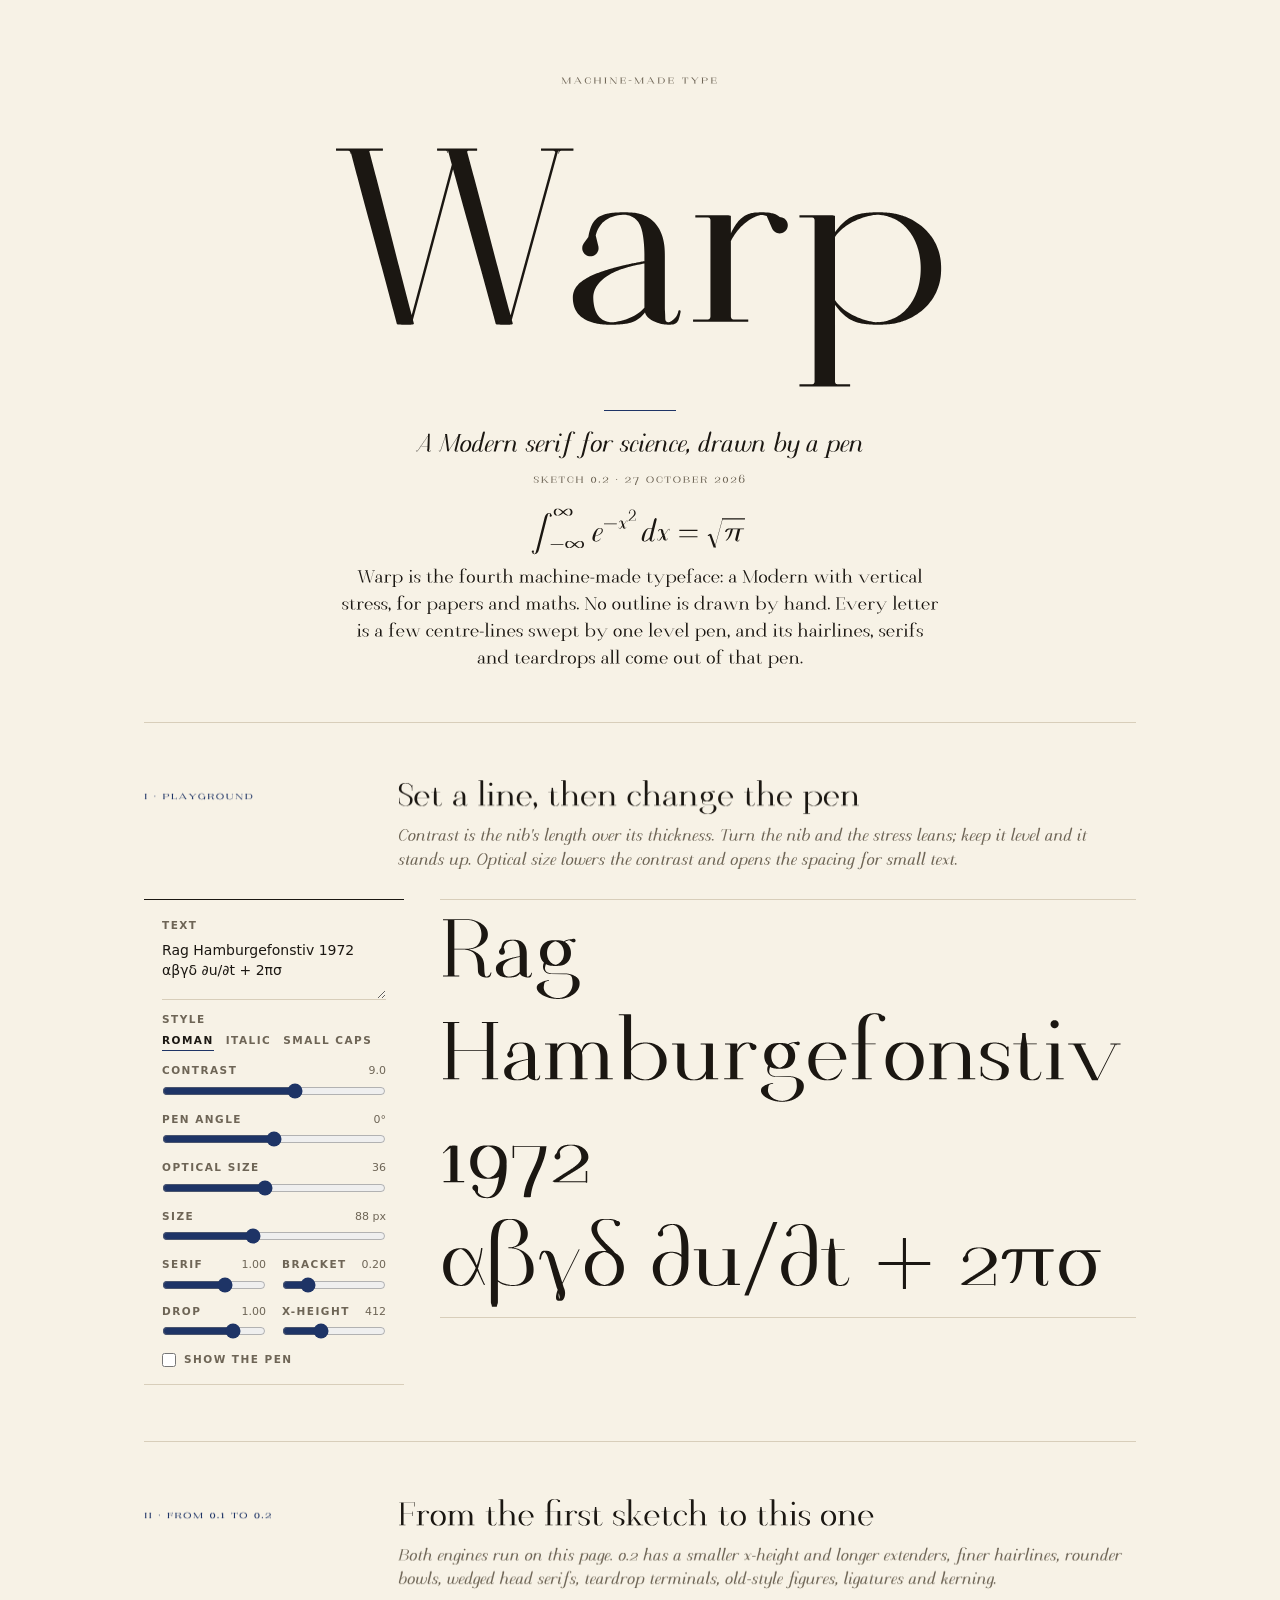
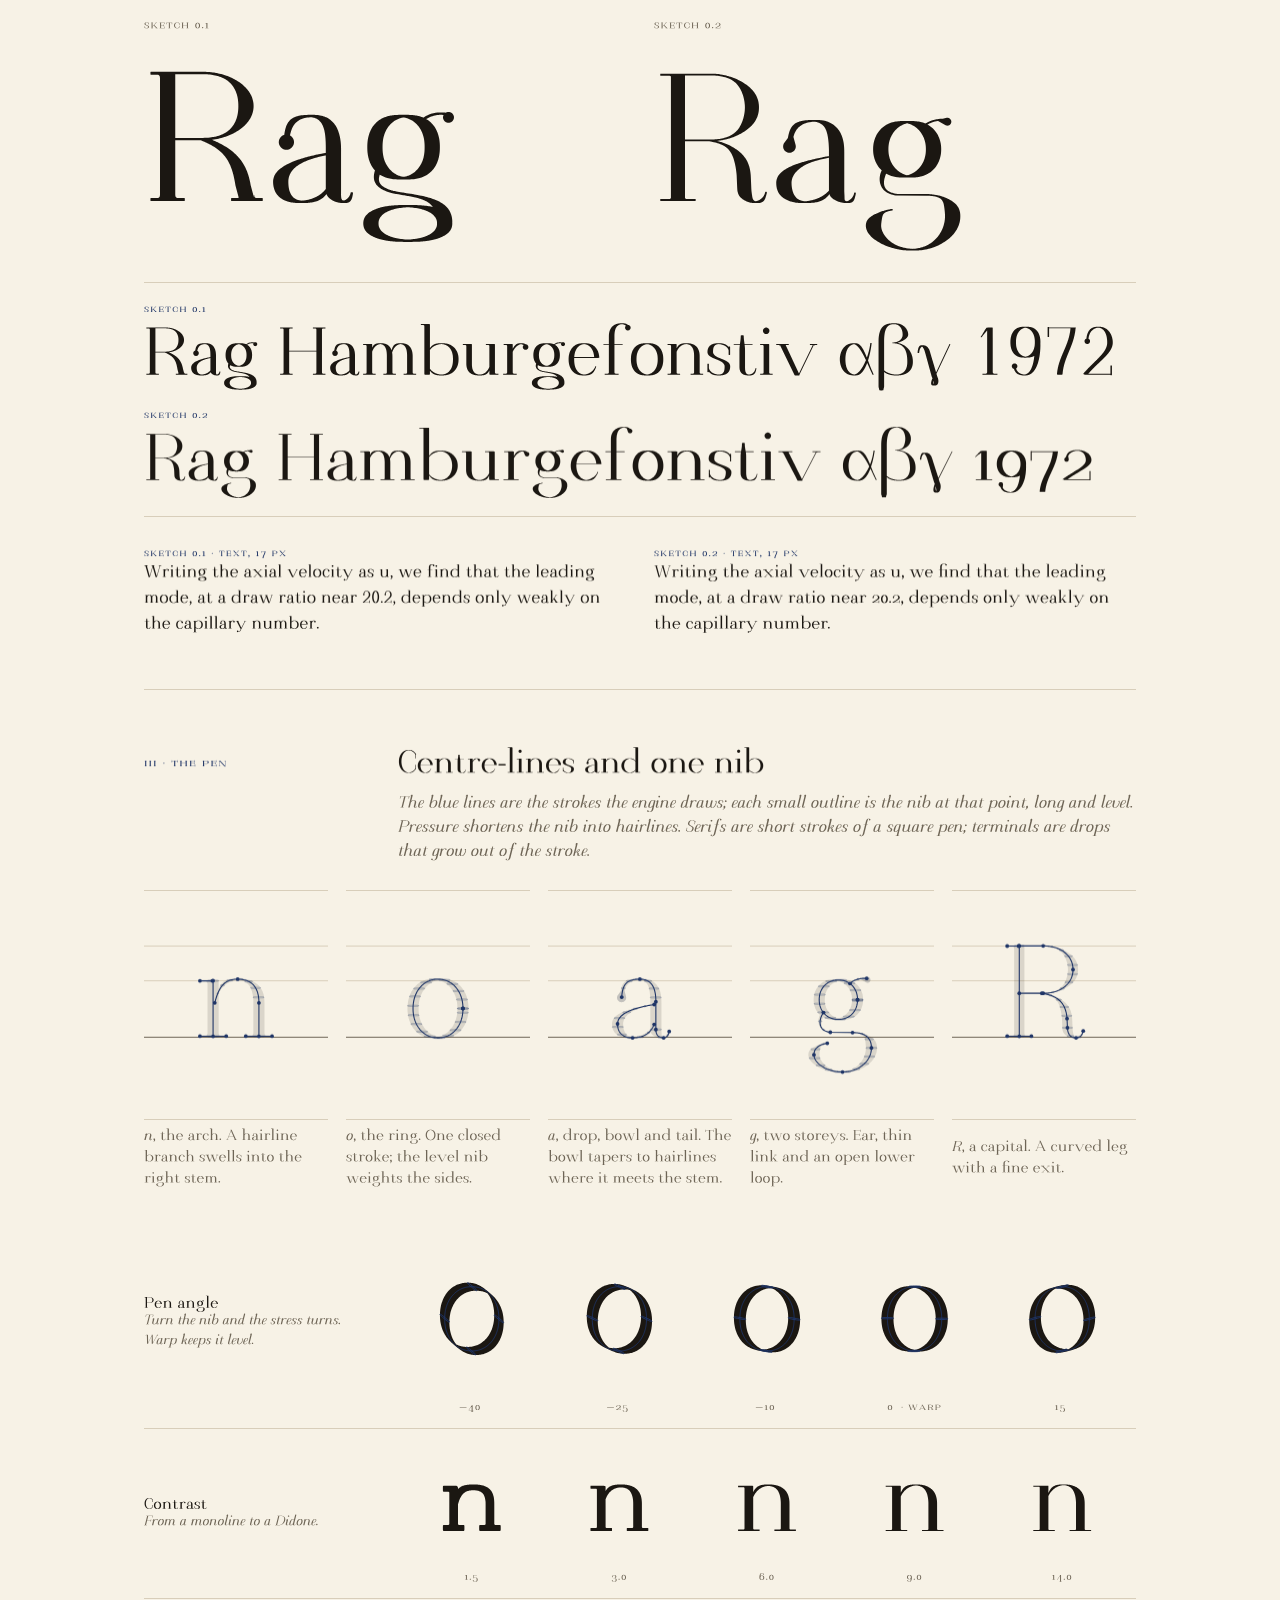
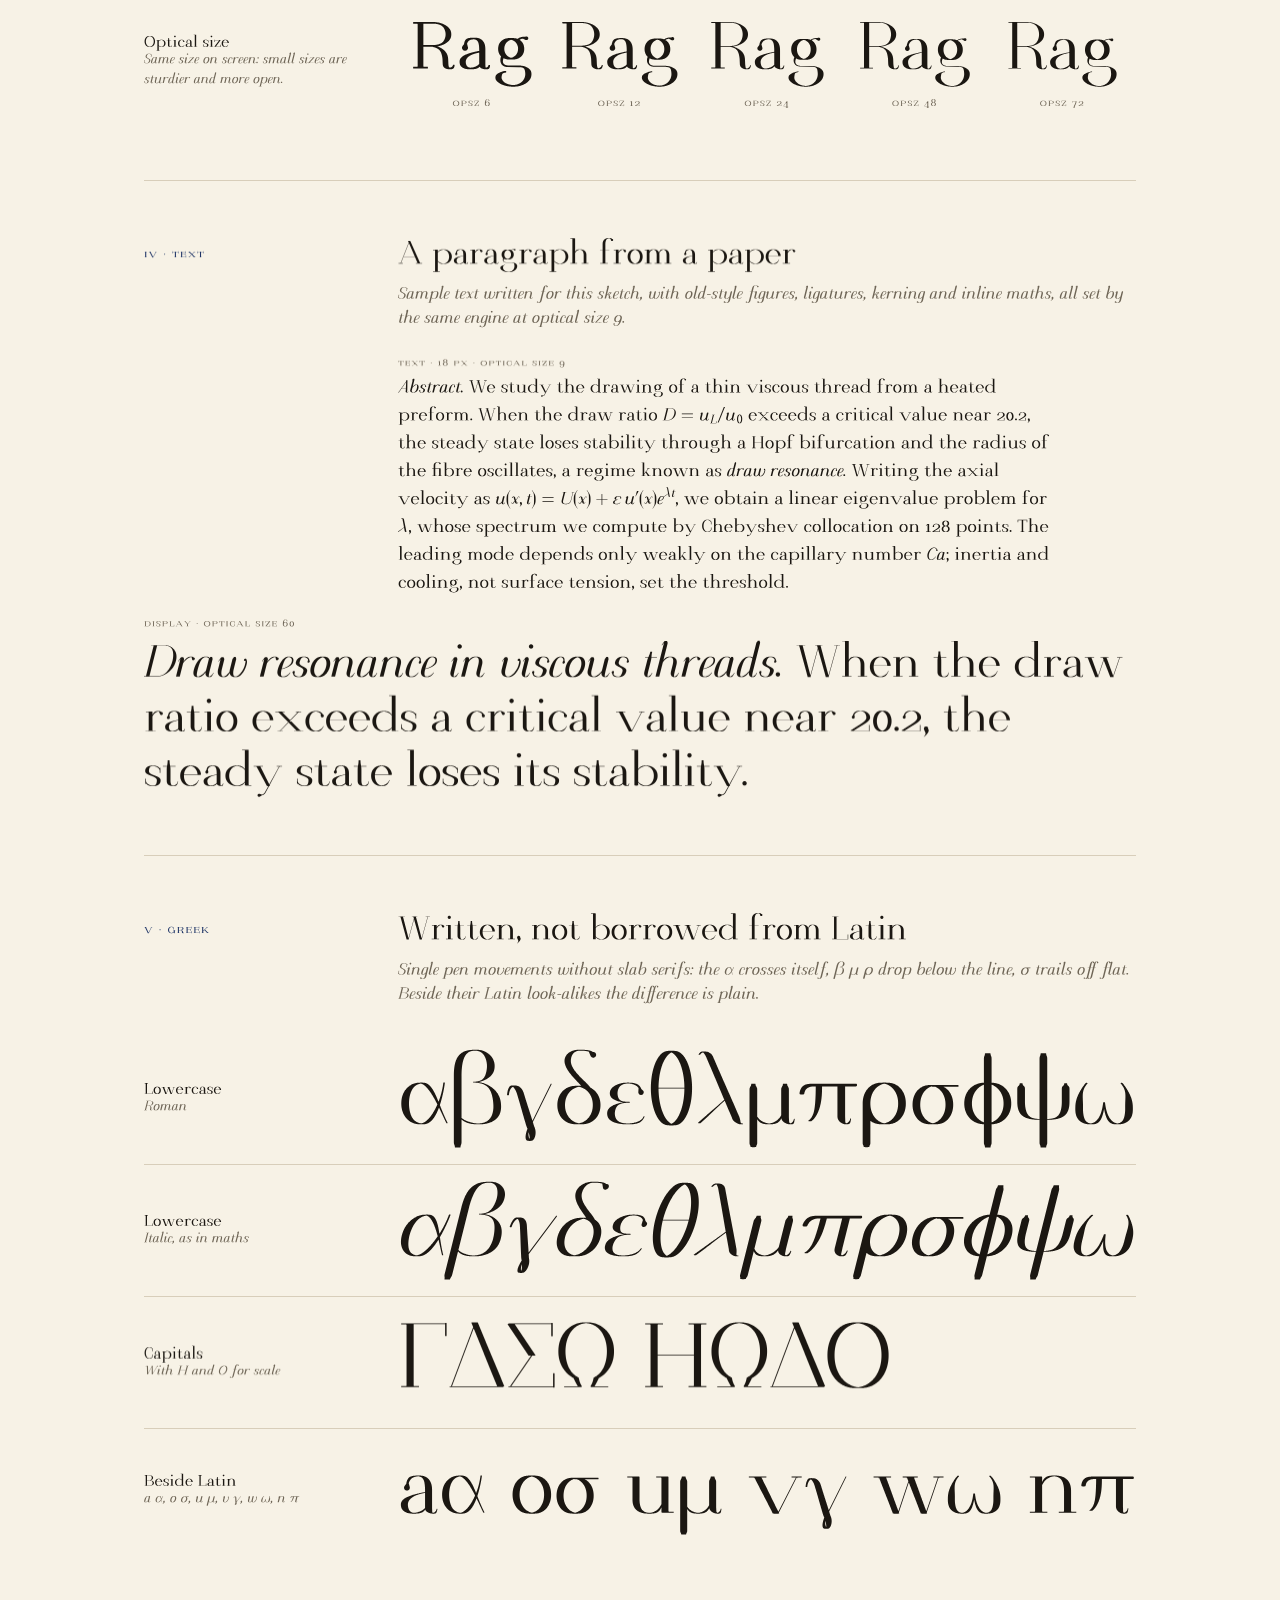
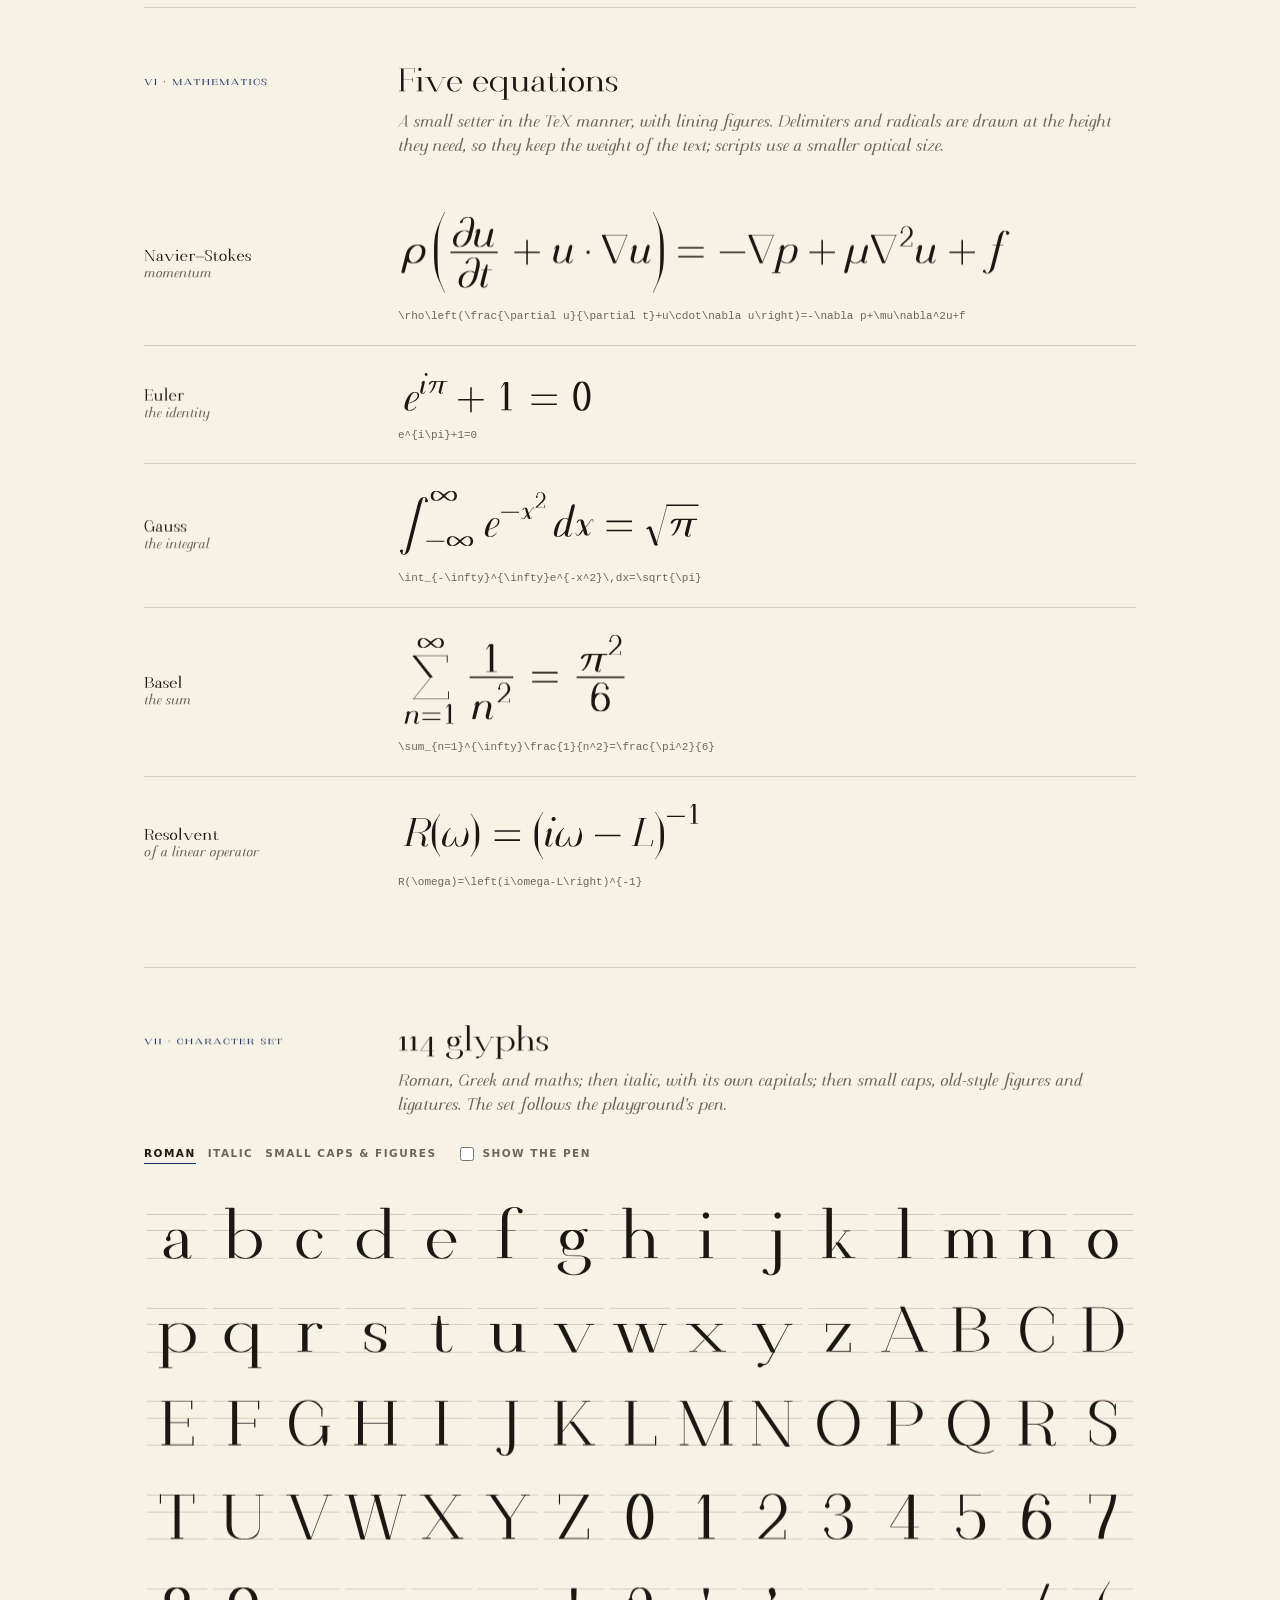
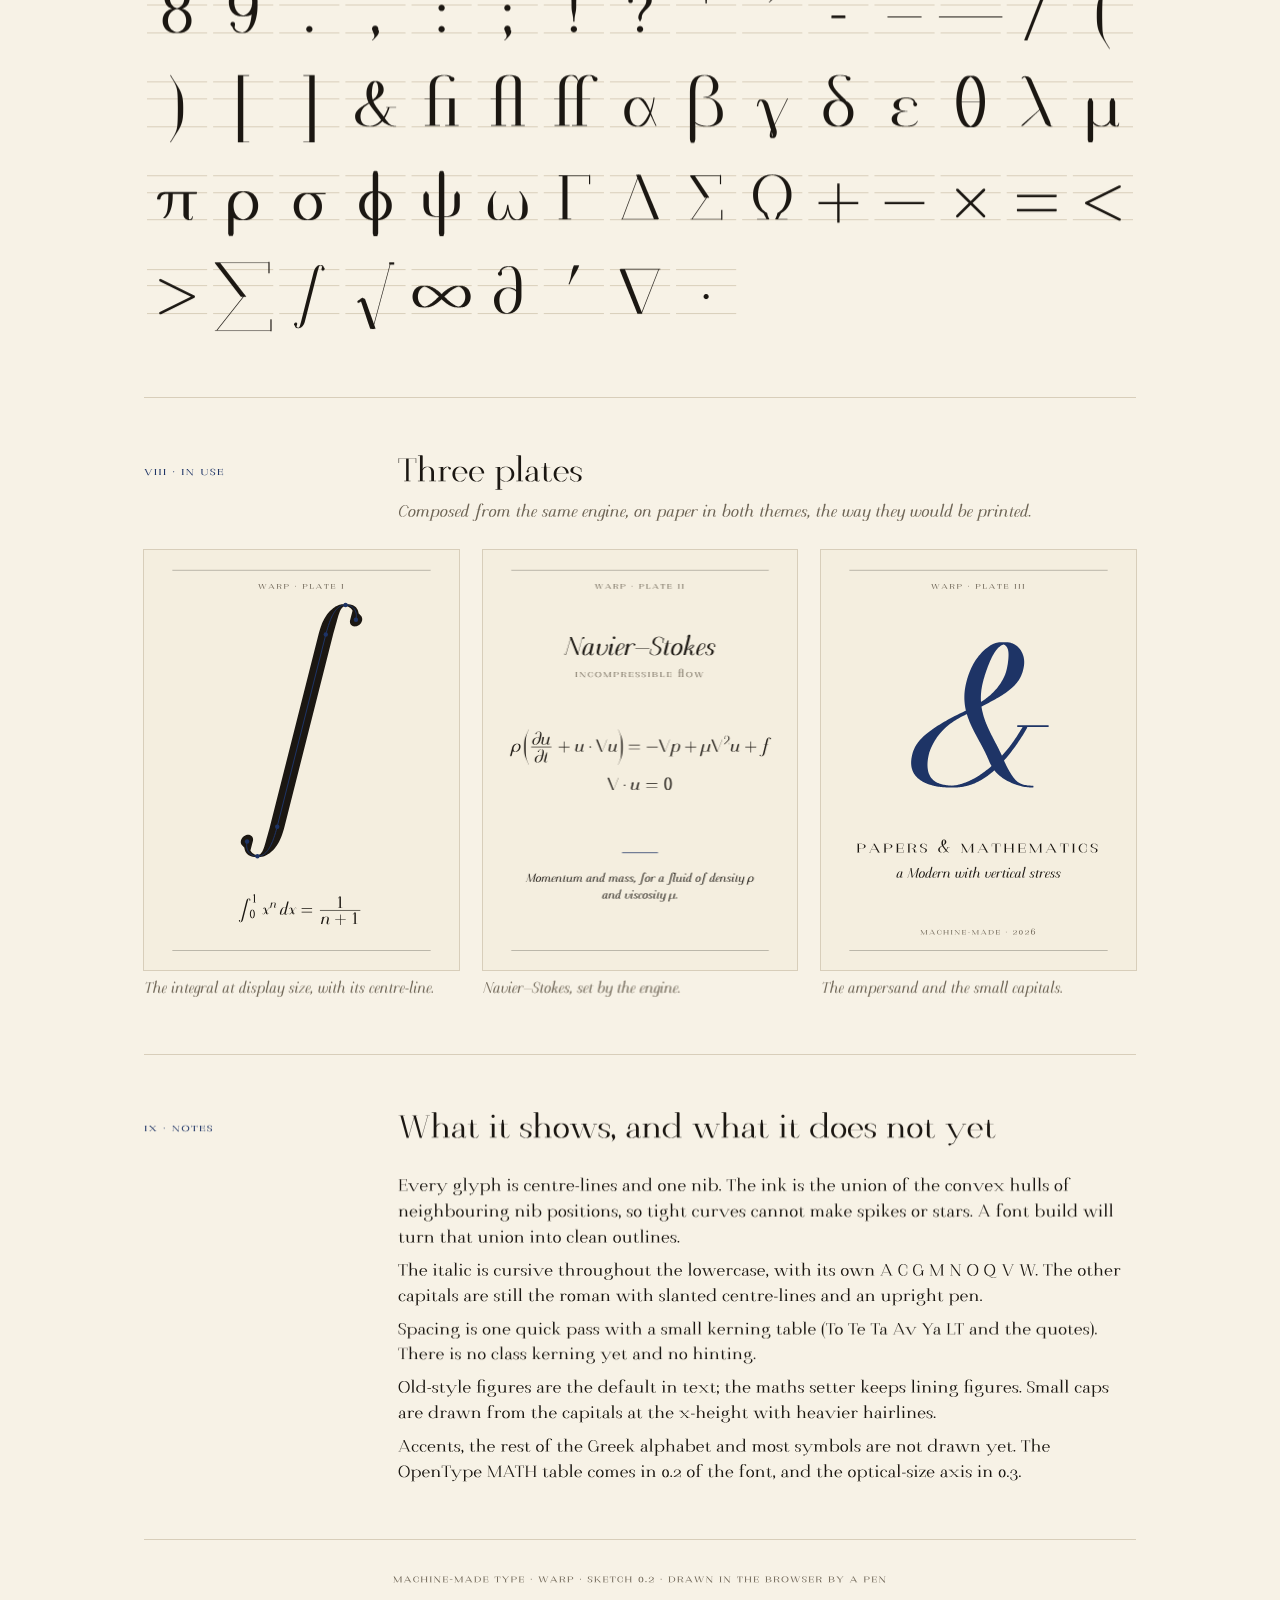
<file: warp/reference/warp-sketch-0.2.html>
<!doctype html>
<html lang="en">
<head>
<meta charset="utf-8">
<meta name="viewport" content="width=device-width, initial-scale=1">
<title>Warp Sketch</title>
<meta name="claude:viewport-fit-sides" content="cover">
<style>
/* A journal frontispiece: ivory paper, a quiet twelve-column grid, hairline rules, one deep ink blue.
   Nearly all words on the page are set by the Warp engine itself on canvas. */
:root{
  --paper:#F7F2E6; --panel:#EFE8D8; --ink:#1B1712; --muted:#6E6556; --rule:#D8CEBA;
  --accent:#1E3466; --accent-soft:rgba(30,52,102,0.34); --accent-fill:rgba(30,52,102,0.12); --ghost:rgba(27,23,18,0.13);
  --sans:system-ui, -apple-system, "Segoe UI", Roboto, "Helvetica Neue", Arial, sans-serif;
  --mono:ui-monospace, "SF Mono", Menlo, Consolas, monospace;
}
@media (prefers-color-scheme: dark){
  :root:not([data-theme="light"]){ --paper:#15120E; --panel:#1D1914; --ink:#ECE4D2; --muted:#A39985; --rule:#3A332A;
    --accent:#AFBEE6; --accent-soft:rgba(175,190,230,0.4); --accent-fill:rgba(175,190,230,0.15); --ghost:rgba(236,228,210,0.14); color-scheme:dark }
}
:root[data-theme="dark"]{ --paper:#15120E; --panel:#1D1914; --ink:#ECE4D2; --muted:#A39985; --rule:#3A332A;
  --accent:#AFBEE6; --accent-soft:rgba(175,190,230,0.4); --accent-fill:rgba(175,190,230,0.15); --ghost:rgba(236,228,210,0.14); color-scheme:dark }

*{box-sizing:border-box}
html,body{margin:0}
body{background:var(--paper);color:var(--ink);font-family:var(--sans);font-size:15px;line-height:1.5;-webkit-font-smoothing:antialiased}
.wrap{max-width:1120px;margin:0 auto;padding-left:max(16px, env(safe-area-inset-left, 0px), min(6vw, 64px));padding-right:max(16px, env(safe-area-inset-right, 0px), min(6vw, 64px));padding-block:40px 72px}
canvas{display:block;max-width:100%}
.sr{position:absolute;width:1px;height:1px;overflow:hidden;clip:rect(0 0 0 0);white-space:nowrap}
.wt{width:100%}
canvas.wt[data-s="sc"]{margin-bottom:10px}

.hero{display:grid;justify-items:center;gap:0;padding-block:28px 52px;border-bottom:1px solid var(--rule)}
.hero canvas{width:100%}
.lede{max-width:600px;width:100%;margin-top:6px}

section{padding-block:56px;border-bottom:1px solid var(--rule);display:grid;gap:28px}
.sh{display:grid;grid-template-columns:repeat(12,minmax(0,1fr));gap:10px 24px;align-items:start}
.sh .num{grid-column:1 / span 3;padding-top:10px}
.sh .ttl{grid-column:4 / span 9;display:grid;gap:10px}
@media (max-width:760px){.sh{grid-template-columns:minmax(0,1fr)}.sh .num,.sh .ttl{grid-column:auto}.sh .num{padding-top:0}}
.body{display:grid;grid-template-columns:repeat(12,minmax(0,1fr));gap:24px}
.body > .full{grid-column:1 / -1;min-width:0}
.body > .main{grid-column:4 / span 9;min-width:0}
@media (max-width:760px){.body{grid-template-columns:minmax(0,1fr)}.body > .main{grid-column:auto}}

/* playground: a quiet panel */
.play{display:grid;grid-template-columns:260px minmax(0,1fr);gap:36px;align-items:start}
@media (max-width:860px){.play{grid-template-columns:minmax(0,1fr)}}
.controls{display:grid;gap:12px;padding:18px 18px 16px;border-top:1px solid var(--ink);border-bottom:1px solid var(--rule);background:transparent}
.field{display:grid;gap:2px}
.field-top{display:flex;flex-wrap:wrap;justify-content:space-between;align-items:baseline;gap:4px 8px}
.label{font-size:10.5px;font-weight:600;letter-spacing:0.14em;text-transform:uppercase;color:var(--muted)}
output{font-variant-numeric:tabular-nums;font-size:11px;color:var(--muted)}
textarea{width:100%;resize:vertical;min-height:64px;font:400 14px/1.45 var(--sans);color:var(--ink);background:transparent;border:0;border-bottom:1px solid var(--rule);padding:4px 0 8px;border-radius:0}
textarea:focus{outline:none;border-bottom-color:var(--accent)}
input[type=range]{width:100%;accent-color:var(--accent);height:18px;margin:0}
.two{display:grid;grid-template-columns:1fr 1fr;gap:10px 16px}
.check{display:flex;gap:8px;align-items:center;font-size:10.5px;font-weight:600;letter-spacing:0.14em;text-transform:uppercase;color:var(--muted)}
.check input{accent-color:var(--accent);width:14px;height:14px;margin:0}
.seg{display:inline-flex;gap:12px;white-space:nowrap}
.seg button{appearance:none;border:0;background:none;padding:2px 0;font:600 10.5px/1.4 var(--sans);letter-spacing:0.14em;text-transform:uppercase;color:var(--muted);cursor:pointer;border-bottom:1px solid transparent}
.seg button[aria-pressed="true"]{color:var(--ink);border-bottom-color:var(--accent)}
:focus-visible{outline:1px solid var(--accent);outline-offset:3px}
.stage{min-width:0;padding-block:8px;border-top:1px solid var(--rule);border-bottom:1px solid var(--rule)}
.stage canvas{width:100%}

.cmp{display:grid;grid-template-columns:1fr 1fr;gap:28px}
@media (max-width:760px){.cmp{grid-template-columns:minmax(0,1fr)}}
.cmp > div{min-width:0;display:grid;gap:8px;align-content:start}
.strip{display:grid;gap:14px;padding-block:18px;border-top:1px solid var(--rule);border-bottom:1px solid var(--rule)}

.pens{display:grid;grid-template-columns:repeat(5,minmax(0,1fr));gap:18px}
@media (max-width:900px){.pens{grid-template-columns:repeat(2,minmax(0,1fr))}}
.pen-tile{display:grid;gap:8px;min-width:0;margin:0}
.pen-tile canvas.g{width:100%;border-top:1px solid var(--rule);border-bottom:1px solid var(--rule)}
.rows{display:grid}
.row{display:grid;grid-template-columns:repeat(12,minmax(0,1fr));gap:24px;align-items:center;padding-block:14px;border-top:1px solid var(--rule)}
.row:first-child{border-top:0}
.row > .rl{grid-column:1 / span 3;min-width:0}
.row > .rc{grid-column:4 / span 9;min-width:0}
@media (max-width:760px){.row{grid-template-columns:minmax(0,1fr);gap:6px}.row > .rl,.row > .rc{grid-column:auto}}
.row canvas{width:100%}

.eq{display:grid;grid-template-columns:repeat(12,minmax(0,1fr));gap:24px;align-items:center;padding-block:20px;border-top:1px solid var(--rule)}
.eq:first-child{border-top:0}
.eq .el{grid-column:1 / span 3;min-width:0}
.eq .ec{grid-column:4 / span 9;min-width:0;display:grid;gap:8px}
.eq .src{font:11px/1.5 var(--mono);color:var(--muted);overflow-wrap:anywhere}
@media (max-width:760px){.eq{grid-template-columns:minmax(0,1fr);gap:6px}.eq .el,.eq .ec{grid-column:auto}}

.tools{display:flex;flex-wrap:wrap;gap:12px 24px;align-items:center}
#grid{width:100%}
.posters{display:grid;grid-template-columns:repeat(3,minmax(0,1fr));gap:24px}
@media (max-width:860px){.posters{grid-template-columns:minmax(0,1fr)}}
.poster{display:grid;gap:10px;min-width:0;margin:0}
.poster canvas.t{width:100%;box-shadow:0 0 0 1px var(--rule)}
.notes{display:grid;gap:14px}
footer{padding-top:32px;display:grid;justify-items:center}
</style>

</head>
<body>
<main class="wrap">
  <header class="hero">
    <h1 class="sr">machine-made Warp, sketch 0.2</h1>
    <canvas id="hero" aria-hidden="true"></canvas>
    <div class="lede"><canvas class="wt" data-px="18" data-opsz="14" data-align="center" data-lead="1.5" role="img"
      data-t="Warp is the fourth machine-made typeface: a Modern with vertical stress, for papers and maths. No outline is drawn by hand. Every letter is a few centre-lines swept by one level pen, and its hairlines, serifs and teardrops all come out of that pen."></canvas></div>
  </header>

  <section aria-labelledby="h-play">
    <div class="sh"><div class="num"><canvas class="wt" data-s="sc" data-px="13" data-color="accent" data-t="i · Playground" aria-hidden="true"></canvas></div>
      <div class="ttl"><h2 class="sr" id="h-play">Set a line, then change the pen</h2><canvas class="wt" data-px="34" data-opsz="48" data-t="Set a line, then change the pen" aria-hidden="true"></canvas>
      <canvas class="wt" data-s="it" data-px="17" data-color="muted" role="img" data-t="Contrast is the nib's length over its thickness. Turn the nib and the stress leans; keep it level and it stands up. Optical size lowers the contrast and opens the spacing for small text."></canvas></div></div>
    <div class="play">
      <div class="controls">
        <div class="field"><label class="label" for="txt">Text</label>
          <textarea id="txt" spellcheck="false">Rag Hamburgefonstiv 1972
αβγδ ∂u/∂t + 2πσ</textarea></div>
        <div class="field-top"><span class="label">Style</span>
          <div class="seg" role="group" aria-label="Style"><button type="button" id="rom" aria-pressed="true">Roman</button><button type="button" id="ita" aria-pressed="false">Italic</button><button type="button" id="smc" aria-pressed="false">Small caps</button></div></div>
        <div class="field"><div class="field-top"><label class="label" for="contrast">Contrast</label><output id="contrastOut" for="contrast">9.0</output></div><input type="range" id="contrast" min="1.5" max="14" step="0.1" value="9"></div>
        <div class="field"><div class="field-top"><label class="label" for="stress">Pen angle</label><output id="stressOut" for="stress">0°</output></div><input type="range" id="stress" min="-40" max="40" step="1" value="0"></div>
        <div class="field"><div class="field-top"><label class="label" for="opsz">Optical size</label><output id="opszOut" for="opsz">36</output></div><input type="range" id="opsz" min="6" max="72" step="1" value="36"></div>
        <div class="field"><div class="field-top"><label class="label" for="size">Size</label><output id="sizeOut" for="size">88 px</output></div><input type="range" id="size" min="14" max="200" step="1" value="88"></div>
        <div class="two">
          <div class="field"><div class="field-top"><label class="label" for="serif">Serif</label><output id="serifOut" for="serif">1.00</output></div><input type="range" id="serif" min="0" max="1.6" step="0.05" value="1"></div>
          <div class="field"><div class="field-top"><label class="label" for="bracket">Bracket</label><output id="bracketOut" for="bracket">0.20</output></div><input type="range" id="bracket" min="0" max="1" step="0.05" value="0.2"></div>
          <div class="field"><div class="field-top"><label class="label" for="ball">Drop</label><output id="ballOut" for="ball">1.00</output></div><input type="range" id="ball" min="0" max="1.4" step="0.05" value="1"></div>
          <div class="field"><div class="field-top"><label class="label" for="xh">x-height</label><output id="xhOut" for="xh">412</output></div><input type="range" id="xh" min="380" max="470" step="2" value="412"></div>
        </div>
        <label class="check" for="penOn"><input type="checkbox" id="penOn"> Show the pen</label>
      </div>
      <div class="stage"><canvas id="playCanvas" role="img" aria-label="Your text set in Warp"></canvas></div>
    </div>
  </section>

  <section aria-labelledby="h-cmp">
    <div class="sh"><div class="num"><canvas class="wt" data-s="sc" data-px="13" data-color="accent" data-t="ii · From 0.1 to 0.2" aria-hidden="true"></canvas></div>
      <div class="ttl"><h2 class="sr" id="h-cmp">From the first sketch to this one</h2><canvas class="wt" data-px="34" data-opsz="48" data-t="From the first sketch to this one" aria-hidden="true"></canvas>
      <canvas class="wt" data-s="it" data-px="17" data-color="muted" role="img" data-t="Both engines run on this page. 0.2 has a smaller x-height and longer extenders, finer hairlines, rounder bowls, wedged head serifs, teardrop terminals, old-style figures, ligatures and kerning."></canvas></div></div>
    <div class="cmp" id="cmpWords"><div><canvas class="wt" data-s="sc" data-px="12" data-color="muted" data-t="Sketch 0.1" aria-hidden="true"></canvas><canvas id="cw1" role="img" aria-label="The word Rag in sketch 0.1"></canvas></div>
      <div><canvas class="wt" data-s="sc" data-px="12" data-color="muted" data-t="Sketch 0.2" aria-hidden="true"></canvas><canvas id="cw2" role="img" aria-label="The word Rag in sketch 0.2"></canvas></div></div>
    <div class="strip" id="strip"><canvas id="strip1" role="img" aria-label="Rag Hamburgefonstiv αβγ 1972 in sketch 0.1"></canvas><canvas id="strip2" role="img" aria-label="Rag Hamburgefonstiv αβγ 1972 in sketch 0.2"></canvas></div>
    <div class="cmp"><div><canvas id="ct1" role="img" aria-label="A line of text in sketch 0.1"></canvas></div><div><canvas id="ct2" role="img" aria-label="A line of text in sketch 0.2"></canvas></div></div>
  </section>

  <section aria-labelledby="h-pen">
    <div class="sh"><div class="num"><canvas class="wt" data-s="sc" data-px="13" data-color="accent" data-t="iii · The pen" aria-hidden="true"></canvas></div>
      <div class="ttl"><h2 class="sr" id="h-pen">Centre-lines and one nib</h2><canvas class="wt" data-px="34" data-opsz="48" data-t="Centre-lines and one nib" aria-hidden="true"></canvas>
      <canvas class="wt" data-s="it" data-px="17" data-color="muted" role="img" data-t="The blue lines are the strokes the engine draws; each small outline is the nib at that point, long and level. Pressure shortens the nib into hairlines. Serifs are short strokes of a square pen; terminals are drops that grow out of the stroke."></canvas></div></div>
    <div class="pens" id="pens"></div>
    <div class="rows" id="penRows"></div>
  </section>

  <section aria-labelledby="h-text">
    <div class="sh"><div class="num"><canvas class="wt" data-s="sc" data-px="13" data-color="accent" data-t="iv · Text" aria-hidden="true"></canvas></div>
      <div class="ttl"><h2 class="sr" id="h-text">A paragraph from a paper</h2><canvas class="wt" data-px="34" data-opsz="48" data-t="A paragraph from a paper" aria-hidden="true"></canvas>
      <canvas class="wt" data-s="it" data-px="17" data-color="muted" role="img" data-t="Sample text written for this sketch, with old-style figures, ligatures, kerning and inline maths, all set by the same engine at optical size 9."></canvas></div></div>
    <div class="body"><div class="main"><canvas class="wt" id="labText" data-s="sc" data-px="11" data-color="muted" data-t="Text · 18 px · optical size 9" aria-hidden="true"></canvas><canvas id="para" role="img" aria-label="A paragraph about draw resonance in viscous threads"></canvas></div>
      <div class="full"><canvas class="wt" data-s="sc" data-px="11" data-color="muted" data-t="Display · optical size 60" aria-hidden="true"></canvas><canvas id="paraBig" role="img" aria-label="The title and first sentence at display size"></canvas></div></div>
  </section>

  <section aria-labelledby="h-greek">
    <div class="sh"><div class="num"><canvas class="wt" data-s="sc" data-px="13" data-color="accent" data-t="v · Greek" aria-hidden="true"></canvas></div>
      <div class="ttl"><h2 class="sr" id="h-greek">Written, not borrowed from Latin</h2><canvas class="wt" data-px="34" data-opsz="48" data-t="Written, not borrowed from Latin" aria-hidden="true"></canvas>
      <canvas class="wt" data-s="it" data-px="17" data-color="muted" role="img" data-t="Single pen movements without slab serifs: the α crosses itself, β μ ρ drop below the line, σ trails off flat. Beside their Latin look-alikes the difference is plain."></canvas></div></div>
    <div class="rows" id="greekRows"></div>
  </section>

  <section aria-labelledby="h-eq">
    <div class="sh"><div class="num"><canvas class="wt" data-s="sc" data-px="13" data-color="accent" data-t="vi · Mathematics" aria-hidden="true"></canvas></div>
      <div class="ttl"><h2 class="sr" id="h-eq">Five equations</h2><canvas class="wt" data-px="34" data-opsz="48" data-t="Five equations" aria-hidden="true"></canvas>
      <canvas class="wt" data-s="it" data-px="17" data-color="muted" role="img" data-t="A small setter in the TeX manner, with lining figures. Delimiters and radicals are drawn at the height they need, so they keep the weight of the text; scripts use a smaller optical size."></canvas></div></div>
    <div id="eqs"></div>
  </section>

  <section aria-labelledby="h-grid">
    <div class="sh"><div class="num"><canvas class="wt" data-s="sc" data-px="13" data-color="accent" data-t="vii · Character set" aria-hidden="true"></canvas></div>
      <div class="ttl"><h2 class="sr" id="h-grid">Every glyph</h2><canvas class="wt" id="gridTitle" data-px="34" data-opsz="48" data-t="Every glyph" aria-hidden="true"></canvas>
      <canvas class="wt" data-s="it" data-px="17" data-color="muted" role="img" data-t="Roman, Greek and maths; then italic, with its own capitals; then small caps, old-style figures and ligatures. The set follows the playground's pen."></canvas></div></div>
    <div class="tools">
      <div class="seg" role="group" aria-label="Grid set"><button type="button" id="gRom" aria-pressed="true">Roman</button><button type="button" id="gIta" aria-pressed="false">Italic</button><button type="button" id="gSc" aria-pressed="false">Small caps &amp; figures</button></div>
      <label class="check" for="gPen"><input type="checkbox" id="gPen"> Show the pen</label>
    </div>
    <canvas id="grid" role="img" aria-label="Every character of the Warp sketch with metric lines"></canvas>
  </section>

  <section aria-labelledby="h-tiles">
    <div class="sh"><div class="num"><canvas class="wt" data-s="sc" data-px="13" data-color="accent" data-t="viii · In use" aria-hidden="true"></canvas></div>
      <div class="ttl"><h2 class="sr" id="h-tiles">Three plates</h2><canvas class="wt" data-px="34" data-opsz="48" data-t="Three plates" aria-hidden="true"></canvas>
      <canvas class="wt" data-s="it" data-px="17" data-color="muted" role="img" data-t="Composed from the same engine, on paper in both themes, the way they would be printed."></canvas></div></div>
    <div class="posters">
      <figure class="poster"><canvas class="t" id="p1" role="img" aria-label="Plate with a large integral sign and its pen centre-line"></canvas><figcaption><canvas class="wt" data-s="it" data-px="15" data-color="muted" data-t="The integral at display size, with its centre-line." role="img"></canvas></figcaption></figure>
      <figure class="poster"><canvas class="t" id="p2" role="img" aria-label="Plate with the Navier–Stokes equations"></canvas><figcaption><canvas class="wt" data-s="it" data-px="15" data-color="muted" data-t="Navier–Stokes, set by the engine." role="img"></canvas></figcaption></figure>
      <figure class="poster"><canvas class="t" id="p3" role="img" aria-label="Plate showing an ampersand and the title Warp in small caps"></canvas><figcaption><canvas class="wt" data-s="it" data-px="15" data-color="muted" data-t="The ampersand and the small capitals." role="img"></canvas></figcaption></figure>
    </div>
  </section>

  <section aria-labelledby="h-notes">
    <div class="sh"><div class="num"><canvas class="wt" data-s="sc" data-px="13" data-color="accent" data-t="ix · Notes" aria-hidden="true"></canvas></div>
      <div class="ttl"><h2 class="sr" id="h-notes">What this sketch shows, and what it does not yet</h2><canvas class="wt" data-px="34" data-opsz="48" data-t="What it shows, and what it does not yet" aria-hidden="true"></canvas></div></div>
    <div class="body"><div class="main notes">
      <canvas class="wt" data-px="17" data-lead="1.5" role="img" data-t="Every glyph is centre-lines and one nib. The ink is the union of the convex hulls of neighbouring nib positions, so tight curves cannot make spikes or stars. A font build will turn that union into clean outlines."></canvas>
      <canvas class="wt" data-px="17" data-lead="1.5" role="img" data-t="The italic is cursive throughout the lowercase, with its own A C G M N O Q V W. The other capitals are still the roman with slanted centre-lines and an upright pen."></canvas>
      <canvas class="wt" data-px="17" data-lead="1.5" role="img" data-t="Spacing is one quick pass with a small kerning table (To Te Ta Av Ya LT and the quotes). There is no class kerning yet and no hinting."></canvas>
      <canvas class="wt" data-px="17" data-lead="1.5" role="img" data-t="Old-style figures are the default in text; the maths setter keeps lining figures. Small caps are drawn from the capitals at the x-height with heavier hairlines."></canvas>
      <canvas class="wt" data-px="17" data-lead="1.5" role="img" data-t="Accents, the rest of the Greek alphabet and most symbols are not drawn yet. The OpenType MATH table comes in 0.2 of the font, and the optical-size axis in 0.3."></canvas>
    </div></div>
  </section>

  <footer><canvas class="wt" data-s="sc" data-px="12" data-color="muted" data-align="center" data-t="machine-made type · Warp · sketch 0.2 · drawn in the browser by a pen" role="img"></canvas></footer>
</main>

<script>
/* machine-made Warp — sketch 0.1 glyph engine (pen model).
   Font units, y up, em 1000. Every glyph is a set of centre-lines ("strokes").
   Each stroke is swept by a nib: a rounded rectangle `a` long and `b` thick, turned by the pen angle.
   Pressure (0..1) on each node sets the nib length between b (hairline) and A (stem), so
   a stroke can swell and taper. With the nib level (angle 0) vertical strokes come out thick
   and horizontal strokes thin: vertical stress. Serifs are short strokes of the serif pen plus a
   bracket fillet; ball terminals are where the pen rests. Nothing is an outline drawn by hand.
   The sweep is the union of convex hulls of consecutive nib positions, filled non-zero,
   so there are no offset curves to self-intersect: no spikes or stars at tight corners. */
(function(root){
"use strict";
const PI=Math.PI, TAU=2*PI;
const clamp=(v,a,b)=>Math.max(a,Math.min(b,v));
const lerp=(a,b,t)=>a+(b-a)*t;
const smooth=t=>t*t*(3-2*t);

/* ---------- parameters ---------- */
const DEFAULTS={contrast:7, stress:0, xh:440, serif:1, bracket:0.35, ball:1, opsz:12, ital:false, stem:84};
function params(o){
  o=Object.assign({},DEFAULTS,o||{});
  const k=clamp(Math.log(o.opsz/6)/Math.log(72/6),0,1);      // 0 at 6 pt, 1 at 72 pt
  const A=o.stem*(1.04-0.1*k);                                  // stems a little lighter at display sizes
  const ratio=1+(o.contrast-1)*(0.36+0.64*k);                   // small sizes get less contrast
  const B=Math.max(A/ratio,6);
  const S=Math.max(B*1.12, A*(0.30-0.13*k));                    // serif thickness: never thinner than hairline
  return {
    o, k, A, B, S, ratio,
    ang:o.stress*PI/180,
    xh:o.xh+(1-k)*16, cap:680, asc:730, desc:-220, os:11, axis:250,
    sl:A*0.62*o.serif,                                          // serif length beyond the stem
    bk:o.bracket,                                               // bracket 0 (Didone) .. 1 (Scotch)
    bd:o.ball>0? A*(0.98+0.12*(1-k))*o.ball : 0,               // ball diameter
    sb:30+(1-k)*24,                                             // side bearing, opens up at small sizes
    wd:1+(1-k)*0.035,                                           // skeleton widens at small sizes
    ital:!!o.ital, slant:o.ital?0.24:0,
    key:[o.contrast,o.stress,o.xh,o.serif,o.bracket,o.ball,o.opsz,o.stem].map(v=>(+v).toFixed(3)).join(',')
  };
}

/* ---------- nib ---------- */
const NK=28;
const nibCache=new Map();
function nib(a,b,ang,ne){ // superellipse nib, CCW polygon
  const key=a.toFixed(2)+'|'+b.toFixed(2)+'|'+ang.toFixed(4)+'|'+ne;
  let v=nibCache.get(key); if(v) return v;
  v=[]; const c=Math.cos(ang), s=Math.sin(ang);
  for(let i=0;i<NK;i++){const t=i/NK*TAU, ct=Math.cos(t), st=Math.sin(t);
    const x=a/2*Math.sign(ct)*Math.pow(Math.abs(ct),2/ne), y=b/2*Math.sign(st)*Math.pow(Math.abs(st),2/ne);
    v.push([x*c-y*s, x*s+y*c]);}
  if(nibCache.size>4000) nibCache.clear();
  nibCache.set(key,v); return v;
}
function hull(P){ // monotone chain, CCW
  P.sort((a,b)=>a[0]-b[0]||a[1]-b[1]);
  const cr=(o,a,b)=>(a[0]-o[0])*(b[1]-o[1])-(a[1]-o[1])*(b[0]-o[0]);
  const lo=[],up=[];
  for(const p of P){while(lo.length>=2&&cr(lo[lo.length-2],lo[lo.length-1],p)<=0)lo.pop();lo.push(p);}
  for(let i=P.length-1;i>=0;i--){const p=P[i];while(up.length>=2&&cr(up[up.length-2],up[up.length-1],p)<=0)up.pop();up.push(p);}
  lo.pop();up.pop();return lo.concat(up);
}
function area(poly){let s=0;for(let i=0;i<poly.length;i++){const a=poly[i],b=poly[(i+1)%poly.length];s+=a[0]*b[1]-b[0]*a[1];}return s/2;}
function ccw(poly){return area(poly)<0?poly.slice().reverse():poly;}

/* ---------- centre-line paths ---------- */
function sePt(cx,cy,rx,ry,t,e){const c=Math.cos(t),s=Math.sin(t);
  return [cx+rx*Math.sign(c)*Math.pow(Math.abs(c),2/e), cy+ry*Math.sign(s)*Math.pow(Math.abs(s),2/e)];}
class Path{
  constructor(g,x,y,pr){this.g=g;this.pts=[[x,y,pr==null?1:pr]];this.nodes=[[x,y]];}
  get last(){return this.pts[this.pts.length-1];}
  l(x,y,pr){const [x0,y0,p0]=this.last;pr=pr==null?p0:pr;
    const n=p0===pr?1:Math.max(2,Math.ceil(Math.hypot(x-x0,y-y0)/10));
    for(let i=1;i<=n;i++){const t=i/n,u=smooth(t);this.pts.push([lerp(x0,x,t),lerp(y0,y,t),lerp(p0,pr,u)]);}
    this.nodes.push([x,y]);return this;}
  c(x1,y1,x2,y2,x,y,pr){const [x0,y0,p0]=this.last;pr=pr==null?p0:pr;
    const len=Math.hypot(x1-x0,y1-y0)+Math.hypot(x2-x1,y2-y1)+Math.hypot(x-x2,y-y2);
    const n=Math.max(6,Math.ceil(len/7));
    for(let i=1;i<=n;i++){const t=i/n,m=1-t;
      this.pts.push([m*m*m*x0+3*m*m*t*x1+3*m*t*t*x2+t*t*t*x, m*m*m*y0+3*m*m*t*y1+3*m*t*t*y2+t*t*t*y, lerp(p0,pr,smooth(t))]);}
    this.nodes.push([x,y]);return this;}
  // continue along a superellipse from angle t0 to t1 (radians, y up); call after a start at sePt(..t0)
  arc(cx,cy,rx,ry,t0,t1,pr,e){e=e||this.g.ex;const p0=this.last[2];pr=pr==null?p0:pr;
    const n=Math.max(6,Math.ceil(Math.abs(t1-t0)*Math.max(rx,ry)/7));
    for(let i=1;i<=n;i++){const t=i/n,q=sePt(cx,cy,rx,ry,lerp(t0,t1,t),e);this.pts.push([q[0],q[1],lerp(p0,pr,smooth(t))]);}
    this.nodes.push(sePt(cx,cy,rx,ry,t1,e));return this;}
  draw(opts){this.g.strokes.push({pts:this.pts,nodes:this.nodes,o:opts||{}});return this;}
}

/* ---------- glyph builder ---------- */
function builder(p){
  const g={A:p.A,B:p.B,S:p.S,sl:p.sl,bk:p.bk,bd:p.bd,X:p.xh,C:p.cap,AS:p.asc,D:p.desc,o:p.os,ex:2.25,
    strokes:[],balls:[],fills:[],p};
  g.h=g.A/2;
  g.yt=g.X+g.o-g.B/2; g.yb=-g.o+g.B/2;                     // centre-line of round tops and bottoms
  g.P=(x,y,pr)=>new Path(g,x,y,pr);
  g.E=(cx,cy,rx,ry,t0,pr,e)=>{const q=sePt(cx,cy,rx,ry,t0,e||g.ex);return new Path(g,q[0],q[1],pr);};
  g.pt=(cx,cy,rx,ry,t,e)=>sePt(cx,cy,rx,ry,t,e||g.ex);
  g.ring=(cx,cy,rx,ry,pr,e)=>g.E(cx,cy,rx,ry,0,pr==null?1:pr,e).arc(cx,cy,rx,ry,0,TAU,pr==null?1:pr,e).draw({closed:true});
  g.stem=(x,y0,y1,pr,o)=>{pr=pr==null?1:pr;return g.P(x,y0+g.B/2,pr).l(x,y1-g.B/2,pr).draw(o);};
  g.hair=(x0,y0,x1,y1,o)=>g.P(x0,y0,0).l(x1,y1,0).draw(o);
  g.bar=(x0,x1,y)=>{const a=Math.min(x0,x1),b=Math.max(x0,x1);return g.P(a+g.B/2,y,0).l(b-g.B/2,y,0).draw({role:'bar'});}; // horizontal hairline, ink x0..x1 centred on y
  g.ball=(x,y,d)=>{d=d==null?g.bd:d;if(d>0)g.balls.push([x,y,d/2]);};
  g.fill=(pts,role)=>g.fills.push({pts,role:role||'fill'});
  // serif on a stem of width w centred at x; y = outer edge; dir=+1 foot (serif rises from y), -1 head (hangs from y)
  g.serif=(x,y,dir,side,w,len)=>{
    w=w==null?g.A:w; len=len==null?g.sl:len; if(len<=1) return; const S=g.S, hw=w/2, cy=y+dir*S/2;
    const L=side==='r'?x:x-hw-len, R=side==='l'?x:x+hw+len;
    g.P(L+S/2,cy,0).l(R-S/2,cy,0).draw({a:S,b:S,ne:7,role:'serif'});
    const bh=g.bk*len*1.0, bl=g.bk*len*0.85;
    if(bh>2){
      const br=(xe,sx)=>{const pts=[[xe-sx*2,y+dir*S*0.5],[xe-sx*2,y+dir*(S+bh)]];const c=[xe,y+dir*S],e=[xe+sx*bl,y+dir*S];
        const s0=[xe,y+dir*(S+bh)];for(let i=0;i<=10;i++){const t=i/10,m=1-t;pts.push([m*m*s0[0]+2*m*t*c[0]+t*t*e[0],m*m*s0[1]+2*m*t*c[1]+t*t*e[1]]);}
        pts.push([xe+sx*bl,y+dir*S*0.5]);g.fill(pts,'bracket');};
      if(side!=='r') br(x-hw,-1); if(side!=='l') br(x+hw,1);
    }
  };
  // vertical beak serif (Modern capitals): hairline spur hanging from a horizontal arm end
  g.beak=(x,y,dir,len)=>{len=len==null?g.A*1.25:len;const S=g.S*1.15;g.P(x-S/2,y,0.15).l(x-S/2,y+dir*len,0).draw({a:S*1.05,b:S,ne:4,role:'serif'});};
  return g;
}

/* ---------- glyph tables ---------- */
const G={}, GI={};   // roman, italic overrides
function def(ch,fn,o){G[ch]=Object.assign({fn},o||{});}
function idef(ch,fn,o){GI[ch]=Object.assign({fn},o||{});}

/* =====================================================================
   ROMAN LOWERCASE. Coordinates are centre-lines. g.h = half stem.
   g.yt / g.yb = centre-line of round tops / bottoms (ink reaches x-height + overshoot).
   ===================================================================== */
function arch(g,x0,x1,top){ // hairline branch out of the stem, over the shoulder, down the right stem
  const {B,h}=g, yt=top+g.o-B/2, xm=(x0+x1)/2+12;
  g.P(x0+h*0.3,top*0.6,0).c(x0+h*0.3+30,top*0.88,xm-(xm-x0)*0.55,yt,xm,yt,0.55)
   .c(xm+(x1-xm)*0.6,yt,x1,top*0.9,x1,top*0.6,1).l(x1,B/2,1).draw();
  g.serif(x1,0,1,'b');
}
function bowlRight(g,x0){ // b, p: bowl hanging off a left stem
  const {X,o,B}=g, rx=205, cx=x0+rx, cy=X/2, ry=X/2+o-B/2, t0=0.84*PI;
  g.E(cx,cy,rx,ry,t0,0).arc(cx,cy,rx,ry,t0,0.5*PI,0.6).arc(cx,cy,rx,ry,0.5*PI,0,1)
   .arc(cx,cy,rx,ry,0,-0.5*PI,0.6).arc(cx,cy,rx,ry,-0.5*PI,-t0,0).draw();
}
function bowlLeft(g,x1){ // d, q
  const {X,o,B}=g, rx=205, cx=x1-rx, cy=X/2, ry=X/2+o-B/2, t0=0.16*PI;
  g.E(cx,cy,rx,ry,t0,0).arc(cx,cy,rx,ry,t0,0.5*PI,0.6).arc(cx,cy,rx,ry,0.5*PI,PI,1)
   .arc(cx,cy,rx,ry,PI,1.5*PI,0.6).arc(cx,cy,rx,ry,1.5*PI,2*PI-t0,0).draw();
}
const dotD=g=>g.A*1.16;

def('n',g=>{const {X}=g; g.stem(0,0,X); g.serif(0,X,-1,'l'); g.serif(0,0,1,'b'); arch(g,0,330,X);});
def('m',g=>{const {X}=g; g.stem(0,0,X); g.serif(0,X,-1,'l'); g.serif(0,0,1,'b'); arch(g,0,290,X); arch(g,290,580,X);});
def('h',g=>{const {X,AS}=g; g.stem(0,0,AS); g.serif(0,AS,-1,'l'); g.serif(0,0,1,'b'); arch(g,0,330,X);});
def('u',g=>{const {B,X,yb,h}=g, x0=0, x1=330, xm=(x0+x1)/2-12;
  g.P(x0,X-B/2,1).l(x0,X*0.36,1).c(x0,X*0.08,xm-(xm-x0)*0.6,yb,xm,yb,0.55)
   .c(xm+(x1-xm)*0.55,yb,x1-h*0.3-30,X*0.12,x1-h*0.3,X*0.4,0).draw();
  g.serif(x0,X,-1,'l'); g.stem(x1,0,X); g.serif(x1,X,-1,'l'); g.serif(x1,0,1,'r');});
def('o',g=>{const {X,o,B,h}=g; g.ring(232,X/2,232-h,X/2+o-B/2);},{l:0.82,r:0.82});
def('c',g=>{const {X,o,B,h,bd}=g, cx=220, rx=220-h, cy=X/2, ry=X/2+o-B/2, t0=0.2*PI, s=g.pt(cx,cy,rx,ry,t0);
  g.E(cx,cy,rx,ry,t0,0.3).arc(cx,cy,rx,ry,t0,0.5*PI,0.55).arc(cx,cy,rx,ry,0.5*PI,PI,1)
   .arc(cx,cy,rx,ry,PI,1.5*PI,0.7).arc(cx,cy,rx,ry,1.5*PI,1.84*PI,0).draw();
  g.ball(s[0]-bd*0.2,s[1]-bd*0.12);},{l:0.82,r:0.7});
def('e',g=>{const {X,o,B,h}=g, cx=222, rx=222-h, cy=X/2, ry=X/2+o-B/2, yc=X*0.56;
  const t0=Math.asin(Math.pow((yc-cy)/ry,g.ex/2));
  g.bar(cx-rx-h*0.5,cx+rx+h*0.5,yc);
  g.E(cx,cy,rx,ry,t0,0.9).arc(cx,cy,rx,ry,t0,0.5*PI,0.7).arc(cx,cy,rx,ry,0.5*PI,PI,1)
   .arc(cx,cy,rx,ry,PI,1.5*PI,0.7).arc(cx,cy,rx,ry,1.5*PI,1.86*PI,0).draw();},{l:0.82,r:0.75});
def('a',g=>{const {X,B,h,yt,yb,bd}=g, xr=320, xq=h+4, xb=h+Math.max(bd,g.A)*0.42, yB=X*0.7;
  g.P(xb,yB,0.25).c(xb+6,X*0.94,xr-205,yt,xr-115,yt,0.55).c(xr-28,yt,xr,X*0.86,xr,X*0.62,1).l(xr,X*0.13,1)
   .c(xr,X*0.03,xr+22,yb,xr+56,yb,0.25).c(xr+78,yb,xr+92,16,xr+96,40,0).draw();
  g.P(xr-h*0.3,X*0.57,0).c(xr-110,X*0.53,xq,X*0.45,xq,X*0.23,1).c(xq,X*0.05,xq+48,yb,xq+108,yb,0.6)
   .c(xq+185,yb,xr-40,X*0.06,xr-h*0.3,X*0.22,0).draw();
  g.ball(xb,yB);},{r:0.6});
def('b',g=>{const {AS}=g; g.stem(0,0,AS); g.serif(0,AS,-1,'l'); bowlRight(g,0);},{r:0.82});
def('p',g=>{const {X,D}=g; g.stem(0,D,X); g.serif(0,X,-1,'l'); g.serif(0,D,1,'b'); bowlRight(g,0);},{r:0.82});
def('d',g=>{const {AS}=g, x1=410; g.stem(x1,0,AS); g.serif(x1,AS,-1,'l'); g.serif(x1,0,1,'r'); bowlLeft(g,x1);},{l:0.82});
def('q',g=>{const {X,D}=g, x1=410; g.stem(x1,D,X); g.serif(x1,D,1,'b'); bowlLeft(g,x1);},{l:0.82});
def('g',g=>{const {X,B,D,bd,h}=g, cx=200, rx=150, cy=X*0.64, ry=X*0.36-B/2+g.o;
  g.ring(cx,cy,rx,ry);
  const e=g.pt(cx,cy,rx,ry,0.3*PI);
  g.P(e[0],e[1],0).c(e[0]+40,X+18,cx+rx+40,X+24,cx+rx+85,X+12,0.15).draw();
  g.ball(cx+rx+85,X+12-bd*0.18,bd*0.72);
  const s=g.pt(cx,cy,rx,ry,1.2*PI);
  g.P(s[0],s[1],0.3).c(s[0]-28,s[1]-58,40,72,150,46,0).c(270,22,415,22,415,-110,1).draw();
  g.ring(222,-118,193,-118-D-g.o-B/2+ (B/2) );},{r:0.7});
def('i',g=>{const {X,AS}=g; g.stem(0,0,X); g.serif(0,X,-1,'l'); g.serif(0,0,1,'b'); g.ball(-g.A*0.04,X+(AS-X)*0.66,dotD(g));});
def('j',g=>{const {X,AS,D,B,bd,o}=g, x0=0, yb=D-o+B/2;
  g.P(x0,X-B/2,1).l(x0,D+150,1).c(x0,D+50,x0-40,yb,x0-105,yb,0.5).c(x0-150,yb,x0-182,D+22,x0-190,D+bd*0.55+8,0.25).draw();
  g.ball(x0-190,D+bd*0.55+8); g.serif(x0,X,-1,'l'); g.ball(-g.A*0.04,X+(AS-X)*0.66,dotD(g));},{l:0.5});
def('k',g=>{const {X,AS,A,B,h}=g, x0=0, ax=x0+262;
  g.stem(x0,0,AS); g.serif(x0,AS,-1,'l'); g.serif(x0,0,1,'b');
  g.P(x0+h-4,X*0.26,0).l(ax,X-B/2,0).draw(); g.serif(ax,X,-1,'b',B*1.6,g.sl*0.8);
  g.P(x0+128,X*0.55,0.85).l(x0+292,B/2,1).draw(); g.serif(x0+292,0,1,'b',A*0.95);},{r:0.6});
def('l',g=>{const {AS}=g; g.stem(0,0,AS); g.serif(0,AS,-1,'l'); g.serif(0,0,1,'b');});
def('r',g=>{const {X,B,h,yt,bd,A}=g, x0=0, xe=x0+228, ye=X-Math.max(bd,A*0.6)*0.45-8;
  g.stem(x0,0,X); g.serif(x0,X,-1,'l'); g.serif(x0,0,1,'b',A,g.sl*1.15);
  g.P(x0+h*0.3,X*0.6,0).c(x0+h*0.3+28,X*0.88,x0+98,yt,x0+158,yt,0.5).c(x0+200,yt,xe,X*0.96,xe,ye,0.25).draw();
  g.ball(xe-bd*0.05,ye);},{r:0.5});
def('s',g=>{const {X,B,yt,yb,h,S}=g, W=330;
  g.P(W-14,X*0.79,0.12).c(W-28,X*0.95,W*0.68,yt,W*0.5,yt,0.5).c(W*0.24,yt,h+2,X*0.92,h+2,X*0.74,1)
   .c(h+2,X*0.5,W-h-2,X*0.52,W-h-2,X*0.27,1).c(W-h-2,X*0.08,W*0.76,yb,W*0.5,yb,0.5)
   .c(W*0.27,yb,30,X*0.06,12,X*0.21,0.12).draw();
  g.P(W-14,X*0.66,0).l(W-14,X*0.9,0).draw({a:S*1.4,b:S,role:'serif'});
  g.P(12,X*0.1,0).l(12,X*0.34,0).draw({a:S*1.4,b:S,role:'serif'});},{l:0.8,r:0.8});
def('t',g=>{const {X,B,yb,h}=g, x0=0;
  g.P(x0,X+118,0.45).l(x0,X*0.8,1).l(x0,X*0.25,1).c(x0,X*0.04,x0+40,yb,x0+100,yb,0.45).c(x0+150,yb,x0+186,X*0.06,x0+196,X*0.2,0).draw();
  g.bar(x0-h-82,x0+h+108,X-B/2);},{l:0.7,r:0.6});
def('v',g=>{const {X,A,B,o}=g, xl=0, xm=225, xr=445;
  g.P(xl,X-B/2,1).l(xm-A*0.2,B/2-o,0.9).draw(); g.P(xm+A*0.1,B/2-o,0).l(xr,X-B/2,0).draw();
  g.serif(xl,X,-1,'b',A); g.serif(xr,X,-1,'b',B*1.6,g.sl*0.85);},{l:0.5,r:0.5});
def('w',g=>{const {X,A,B,o}=g, a=0, b=172, c=318, d=490, e=640;
  g.P(a,X-B/2,1).l(b-A*0.2,B/2-o,0.9).draw(); g.P(b+A*0.1,B/2-o,0).l(c,X-B/2,0).draw();
  g.P(c,X-B/2,1).l(d-A*0.2,B/2-o,0.9).draw(); g.P(d+A*0.1,B/2-o,0).l(e,X-B/2,0).draw();
  g.serif(a,X,-1,'b',A); g.serif(c,X,-1,'b',A*1.1,g.sl*0.7); g.serif(e,X,-1,'b',B*1.6,g.sl*0.85);},{l:0.5,r:0.5});
def('x',g=>{const {X,A,B}=g, xl=0, xr=410;
  g.P(xl+8,X-B/2,1).l(xr-8,B/2,1).draw(); g.P(xl+12,B/2,0).l(xr-12,X-B/2,0).draw();
  g.serif(xl+8,X,-1,'b',A); g.serif(xr-8,0,1,'b',A); g.serif(xl+12,0,1,'b',B*1.6,g.sl*0.85); g.serif(xr-12,X,-1,'b',B*1.6,g.sl*0.85);},{l:0.6,r:0.6});
def('y',g=>{const {X,A,B,D,bd,o}=g, xl=0, xm=225, xr=445;
  g.P(xl,X-B/2,1).l(xm-A*0.15,B/2-o,0.85).draw();
  const k=(xr-xm)/X, xb=xm-k*(-D*0.55);
  g.P(xr,X-B/2,0).l(xb,D*0.55,0.1).c(xb-k*60,D*0.55-60,xm-150,D+bd*0.55+6,xm-205,D+bd*0.55+6,0.35).draw();
  g.ball(xm-205,D+bd*0.55+6);
  g.serif(xl,X,-1,'b',A); g.serif(xr,X,-1,'b',B*1.6,g.sl*0.85);},{l:0.5,r:0.5});
def('z',g=>{const {X,A,B,S}=g, x0=0, x1=370;
  g.bar(x0,x1,X-B/2); g.bar(x0,x1,B/2);
  g.P(x1-A*0.5,X-B,1).l(x0+A*0.5,B,1).draw();
  g.P(x0+S*0.7,X,0).l(x0+S*0.7,X-115,0).draw({a:S*1.4,b:S,role:'serif'});
  g.P(x1-S*0.7,0,0).l(x1-S*0.7,125,0).draw({a:S*1.4,b:S,role:'serif'});},{l:0.7,r:0.7});
def('f',g=>{const {X,AS,B,h,bd,A,o}=g, x0=0, yt2=AS+o-B/2, xe=x0+232, ye=AS-Math.max(bd,A*0.6)*0.5-12;
  g.P(x0,B/2,1).l(x0,AS-175,1).c(x0,AS-45,x0+62,yt2,x0+150,yt2,0.5).c(x0+205,yt2,xe,AS-25,xe,ye,0.25).draw();
  g.ball(xe,ye); g.bar(x0-h-78,x0+h+118,X-B/2); g.serif(x0,0,1,'b',A,g.sl*1.2);},{r:-0.7});

/* =====================================================================
   ROMAN CAPITALS. Thick stems, hairline arms, beaks on arm ends.
   ===================================================================== */
function vbeak(g,x,y0,y1){g.P(x,y0,0).l(x,y1,0).draw({a:g.S*1.4,b:g.S,role:'serif'});}
function dBowl(g,x0,y0,y1,xr,xf){ // flat hairline top and bottom, round thick right side
  const {B}=g, r=(y1-y0)/2, ym=(y0+y1)/2, a=y1-B/2, b=y0+B/2;
  g.P(x0,a,0).l(xf,a,0).c(xf+(xr-xf)*0.62,a,xr,ym+r*0.55,xr,ym,1).c(xr,ym-r*0.55,xf+(xr-xf)*0.62,b,xf,b,0).l(x0,b,0).draw();
}
def('H',g=>{const {C,B}=g, x1=470; g.stem(0,0,C); g.stem(x1,0,C); g.bar(0,x1,C*0.5);
  for(const x of [0,x1]){g.serif(x,C,-1,'b'); g.serif(x,0,1,'b');}});
def('I',g=>{const {C}=g; g.stem(0,0,C); g.serif(0,C,-1,'b'); g.serif(0,0,1,'b');});
def('E',g=>{const {C,B,h}=g; g.stem(0,0,C); g.serif(0,C,-1,'l'); g.serif(0,0,1,'l');
  g.bar(-h,385,C-B/2); vbeak(g,385-g.S*0.7,C,C-118);
  g.bar(-h,330,C*0.51); vbeak(g,330-g.S*0.7,C*0.51-60,C*0.51+60);
  g.bar(-h,405,B/2); vbeak(g,405-g.S*0.7,0,128);},{r:0.6});
def('F',g=>{const {C,B,h}=g; g.stem(0,0,C); g.serif(0,C,-1,'l'); g.serif(0,0,1,'b');
  g.bar(-h,385,C-B/2); vbeak(g,385-g.S*0.7,C,C-118);
  g.bar(-h,325,C*0.5); vbeak(g,325-g.S*0.7,C*0.5-60,C*0.5+60);},{r:0.5});
def('L',g=>{const {C,B,h}=g; g.stem(0,0,C); g.serif(0,C,-1,'b'); g.serif(0,0,1,'l');
  g.bar(-h,395,B/2); vbeak(g,395-g.S*0.7,0,135);},{r:0.6});
def('T',g=>{const {C,B}=g, W=540; g.bar(0,W,C-B/2); vbeak(g,g.S*0.7,C,C-130); vbeak(g,W-g.S*0.7,C,C-130);
  g.stem(W/2,0,C); g.serif(W/2,0,1,'b');},{l:0.5,r:0.5});
def('D',g=>{const {C}=g; g.stem(0,0,C); g.serif(0,C,-1,'l'); g.serif(0,0,1,'l'); dBowl(g,0,0,C,500,200);},{r:0.85});
def('B',g=>{const {C}=g; g.stem(0,0,C); g.serif(0,C,-1,'l'); g.serif(0,0,1,'l');
  dBowl(g,0,C*0.52-g.B,C,385,170); dBowl(g,0,0,C*0.52,440,190);},{r:0.8});
def('P',g=>{const {C}=g; g.stem(0,0,C); g.serif(0,C,-1,'l'); g.serif(0,0,1,'b'); dBowl(g,0,C*0.44,C,420,190);},{r:0.7});
def('R',g=>{const {C,A,B}=g; g.stem(0,0,C); g.serif(0,C,-1,'l'); g.serif(0,0,1,'b'); dBowl(g,0,C*0.47,C,410,185);
  g.P(190,C*0.47+B/2,0.55).c(330,C*0.4,375,C*0.3,395,C*0.12,1).l(415,B/2,1).draw(); g.serif(415,0,1,'b',A*0.95,g.sl*0.9);},{r:0.6});
function roundC(g,cx,rx,t0,t1){const {C,o,B}=g, cy=C/2, ry=C/2+o-B/2;
  const p=g.E(cx,cy,rx,ry,t0,0.2).arc(cx,cy,rx,ry,t0,0.5*PI,0.6).arc(cx,cy,rx,ry,0.5*PI,PI,1).arc(cx,cy,rx,ry,PI,1.5*PI,0.6).arc(cx,cy,rx,ry,1.5*PI,t1,0.15).draw();
  return [g.pt(cx,cy,rx,ry,t0),g.pt(cx,cy,rx,ry,t1)];}
def('C',g=>{const {C,h}=g, cx=300; const [s,e]=roundC(g,cx,cx-h,0.2*PI,1.8*PI);
  vbeak(g,s[0]-2,s[1]-110,s[1]+30); vbeak(g,e[0]-2,e[1]-20,e[1]+100);},{l:0.82,r:0.6});
def('G',g=>{const {C,A,h}=g, cx=305, rx=cx-h; const [s]=roundC(g,cx,rx,0.2*PI,1.75*PI);
  vbeak(g,s[0]-2,s[1]-110,s[1]+30); const xr=cx+rx*0.97;
  g.stem(xr,C*0.06,C*0.44); g.serif(xr,C*0.44,-1,'b',A,g.sl*0.8);},{l:0.82,r:0.6});
def('O',g=>{const {C,o,B,h}=g; g.ring(330,C/2,330-h,C/2+o-B/2);},{l:0.82,r:0.82});
def('Q',g=>{const {C,o,B,h}=g; g.ring(330,C/2,330-h,C/2+o-B/2);
  g.P(300,8,0.2).c(360,-40,420,-110,560,-150,1).l(600,-160,0).draw();},{l:0.82,r:0.6});
def('S',g=>{const {C,B,o,h,S}=g, W=420, yt=C+o-B/2, yb=-o+B/2;
  g.P(W-16,C*0.78,0.15).c(W-30,C*0.95,W*0.68,yt,W*0.5,yt,0.5).c(W*0.22,yt,h+2,C*0.92,h+2,C*0.75,1)
   .c(h+2,C*0.5,W-h-2,C*0.52,W-h-2,C*0.26,1).c(W-h-2,C*0.08,W*0.76,yb,W*0.5,yb,0.5)
   .c(W*0.24,yb,26,C*0.06,12,C*0.2,0.15).draw();
  vbeak(g,W-16,C*0.68,C*0.92); vbeak(g,12,C*0.08,C*0.33);},{l:0.8,r:0.8});
def('U',g=>{const {C,B,o,h,A}=g, x0=0, x1=480, yb=-o+B/2, xm=(x0+x1)/2;
  g.P(x0,C-B/2,1).l(x0,C*0.32,1).c(x0,C*0.08,xm-150,yb,xm,yb,0.5).c(xm+150,yb,x1,C*0.08,x1,C*0.32,0).l(x1,C-B/2,0).draw();
  g.serif(x0,C,-1,'b'); g.serif(x1,C,-1,'b',B*1.6,g.sl*0.9);});
def('V',g=>{const {C,A,B,o}=g, xl=0, xm=275, xr=550;
  g.P(xl,C-B/2,1).l(xm-A*0.22,B/2-o,0.9).draw(); g.P(xm+A*0.1,B/2-o,0).l(xr,C-B/2,0).draw();
  g.serif(xl,C,-1,'b'); g.serif(xr,C,-1,'b',B*1.6);},{l:0.45,r:0.45});
def('W',g=>{const {C,A,B,o}=g, a=0, b=200, c=395, d=600, e=800;
  g.P(a,C-B/2,1).l(b-A*0.2,B/2-o,0.9).draw(); g.P(b+A*0.1,B/2-o,0).l(c,C-B/2,0).draw();
  g.P(c,C-B/2,1).l(d-A*0.2,B/2-o,0.9).draw(); g.P(d+A*0.1,B/2-o,0).l(e,C-B/2,0).draw();
  g.serif(a,C,-1,'b'); g.serif(c,C,-1,'b',A*1.1,g.sl*0.7); g.serif(e,C,-1,'b',B*1.6);},{l:0.45,r:0.45});
def('X',g=>{const {C,A,B}=g, xl=0, xr=500;
  g.P(xl+8,C-B/2,1).l(xr-8,B/2,1).draw(); g.P(xl+14,B/2,0).l(xr-14,C-B/2,0).draw();
  g.serif(xl+8,C,-1,'b'); g.serif(xr-8,0,1,'b'); g.serif(xl+14,0,1,'b',B*1.6); g.serif(xr-14,C,-1,'b',B*1.6);},{l:0.55,r:0.55});
def('Y',g=>{const {C,A,B}=g, xl=0, xm=260, xr=520, yj=C*0.44;
  g.P(xl,C-B/2,1).l(xm,yj,1).draw(); g.P(xr,C-B/2,0).l(xm+A*0.2,yj,0).draw(); g.stem(xm,0,yj+B);
  g.serif(xl,C,-1,'b'); g.serif(xr,C,-1,'b',B*1.6); g.serif(xm,0,1,'b');},{l:0.45,r:0.45});
def('Z',g=>{const {C,A,B,S}=g, x0=0, x1=470;
  g.bar(x0,x1,C-B/2); g.bar(x0,x1,B/2); g.P(x1-A*0.5,C-B,1).l(x0+A*0.5,B,1).draw();
  vbeak(g,x0+S*0.7,C,C-140); vbeak(g,x1-S*0.7,0,150);},{l:0.7,r:0.7});
def('K',g=>{const {C,A,B,h}=g, x0=0;
  g.stem(x0,0,C); g.serif(x0,C,-1,'b'); g.serif(x0,0,1,'b');
  g.P(x0+h-4,C*0.3,0).l(x0+410,C-B/2,0).draw(); g.serif(x0+410,C,-1,'b',B*1.6,g.sl*0.9);
  g.P(x0+180,C*0.53,0.85).l(x0+452,B/2,1).draw(); g.serif(x0+452,0,1,'b',A*0.95);},{r:0.5});
def('M',g=>{const {C,A,B}=g, x0=0, xm=330, x1=660;
  g.stem(x0,0,C,0); g.P(x0+A*0.05,C-B/2,1).l(xm-A*0.2,B/2-g.o,0.9).draw(); g.P(xm+A*0.1,B/2-g.o,0).l(x1-A*0.3,C-B/2,0).draw(); g.stem(x1,0,C);
  g.serif(x0,C,-1,'l',B*1.6); g.serif(x0,0,1,'b',B*1.6); g.serif(x1,C,-1,'r'); g.serif(x1,0,1,'b');});
def('N',g=>{const {C,A,B,o}=g, x0=0, x1=500;
  g.stem(x0,0,C,0); g.P(x0+A*0.1,C-B/2,1).l(x1-A*0.15,B/2-o*2,1).draw(); g.P(x1,C-B/2,0).l(x1,-o*2,0).draw();
  g.serif(x0,C,-1,'l',B*1.6); g.serif(x0,0,1,'b',B*1.6); g.serif(x1,C,-1,'b',B*1.6);});
def('A',g=>{const {C,A,B,o}=g, xl=0, xm=280, xr=560;
  g.P(xl,B/2,0).l(xm-A*0.15,C+o-B/2,0).draw(); g.P(xm-A*0.25,C+o-B/2,0.9).l(xr,B/2,1).draw();
  g.bar(xl+95,xr-85,C*0.3); g.serif(xl,0,1,'b',B*1.6); g.serif(xr,0,1,'b');},{l:0.45,r:0.45});
def('J',g=>{const {C,B,o,bd,A}=g, x0=230, yb=-o+B/2;
  g.P(x0,C-B/2,1).l(x0,C*0.25,1).c(x0,C*0.05,x0-50,yb,x0-115,yb,0.5).c(x0-170,yb,x0-205,C*0.04,x0-212,C*0.1,0.25).draw();
  g.ball(x0-212+bd*0.08,C*0.1+bd*0.12); g.serif(x0,C,-1,'b');},{l:0.7});

/* ---------- figures: lining, tabular ---------- */
const FIG={adv:520};
def('0',g=>{const {C,o,B,h}=g; g.ring(250,C/2,200-h,C/2+o-B/2,1,2.05);},FIG);
def('1',g=>{const {C,B,A}=g, x=260; g.stem(x,0,C); g.P(x-g.h+6,C-B*0.7,0.35).l(x-125,C*0.8,0).draw(); g.serif(x,0,1,'b',A,g.sl*1.35);},FIG);
def('2',g=>{const {C,B,o,bd,S}=g, yt=C+o-B/2;
  g.P(95,C*0.71,0.25).c(98,C*0.93,170,yt,255,yt,0.5).c(360,yt,420,C*0.86,420,C*0.68,1).c(420,C*0.46,235,C*0.3,72,B,0.85).draw();
  g.ball(95,C*0.71); g.bar(52,448,B/2); vbeak(g,448-S*0.7,0,125);},FIG);
def('3',g=>{const {C,B,o,bd}=g, yt=C+o-B/2, yb=-o+B/2;
  g.P(92,C*0.75,0.25).c(98,C*0.95,170,yt,248,yt,0.5).c(350,yt,402,C*0.88,402,C*0.76,1).c(402,C*0.62,322,C*0.545,205,C*0.545,0).draw();
  g.P(205,C*0.545,0).c(352,C*0.545,432,C*0.45,432,C*0.28,1).c(432,C*0.08,342,yb,240,yb,0.5).c(150,yb,82,C*0.06,78,C*0.21,0.25).draw();
  g.ball(92,C*0.75); g.ball(80,C*0.2);},FIG);
def('4',g=>{const {C,B,A}=g, x=345; g.P(x-A*0.2,C-B/2,0).l(38,C*0.28,0).draw(); g.stem(x,0,C);
  g.bar(30,462,C*0.27); g.serif(x,0,1,'b',A,g.sl*1.1);},FIG);
def('5',g=>{const {C,B,o}=g, yb=-o+B/2;
  g.bar(118,415,C-B/2); g.P(124,C-B/2,0.45).l(124,C*0.53,0.45).draw();
  g.P(124,C*0.54,0).c(170,C*0.62,215,C*0.635,260,C*0.635,0.4).c(380,C*0.635,438,C*0.5,438,C*0.32,1)
   .c(438,C*0.1,345,yb,245,yb,0.5).c(150,yb,82,C*0.06,78,C*0.21,0.25).draw(); g.ball(80,C*0.2);},FIG);
function six(g,M){const {C,B,o}=g, yt=C+o-B/2, ry=C*0.32+o-B/2-6;
  const T=(x,y)=>M?[500-x,C-y]:[x,y], P=(x,y,pr)=>{const q=T(x,y);return g.P(q[0],q[1],pr);};
  const p=P(405,C*0.82,0.25); const c=(a,b,c2,d,e,f,pr)=>{const q1=T(a,b),q2=T(c2,d),q3=T(e,f);p.c(q1[0],q1[1],q2[0],q2[1],q3[0],q3[1],pr);};
  c(398,C*0.96,330,yt,262,yt,0.5); c(140,yt,75,C*0.75,75,C*0.36,1); p.draw();
  const q=T(250,C*0.32-6); g.ring(q[0],q[1],175,ry); const b=T(405,C*0.82); g.ball(b[0],b[1]);}
def('6',g=>six(g,false),FIG);
def('9',g=>six(g,true),FIG);
def('7',g=>{const {C,B,A}=g; g.bar(48,452,C-B/2); vbeak(g,48+g.S*0.7,C,C-130);
  g.P(452-A*0.5,C-B,0.9).c(390,C*0.6,240,C*0.38,222,B/2,1).draw();},FIG);
def('8',g=>{const {C,o,B}=g; g.ring(250,C*0.755,150,C*0.245+o-B/2-4); g.ring(250,C*0.275,178,C*0.275+o-B/2);},FIG);

/* ---------- punctuation and delimiters ---------- */
function paren(g,x0,w,top,bot,dir){const m=(top+bot)/2,H=top-bot, xr=x0+w*dir, B=g.B;
  g.P(xr,top-B/2,0).c(xr-dir*w*0.82,top-H*0.2,x0,m+H*0.26,x0,m,1).c(x0,m-H*0.26,xr-dir*w*0.82,bot+H*0.2,xr,bot+B/2,0).draw();}
function brack(g,x,top,bot,dir){const {B}=g; g.stem(x,bot,top,1); g.bar(x-dir*g.h,x+dir*130,top-B/2); g.bar(x-dir*g.h,x+dir*130,bot+B/2);
  if(dir<0){} }
def(' ',g=>{},{adv:270,empty:true});
def('.',g=>{g.ball(0,dotD(g)/2,dotD(g));},{l:0.9,r:0.9});
def(',',g=>{const d=dotD(g); g.ball(0,d/2,d); g.P(d*0.22,d*0.32,0.85).c(d*0.3,-d*0.3,0,-d*0.9,-d*0.45,-d*1.25,0).draw();},{l:0.9,r:0.9});
def(':',g=>{const d=dotD(g); g.ball(0,d/2,d); g.ball(0,g.X-d/2,d);},{l:0.9,r:0.9});
def(';',g=>{const d=dotD(g); g.ball(0,g.X-d/2,d); g.ball(0,d/2,d); g.P(d*0.22,d*0.32,0.85).c(d*0.3,-d*0.3,0,-d*0.9,-d*0.45,-d*1.25,0).draw();},{l:0.9,r:0.9});
def('!',g=>{const d=dotD(g),{C,B}=g; g.P(0,C-B/2,1).l(0,C*0.6,0.85).l(0,d+70,0.15).draw(); g.ball(0,d/2,d);},{l:0.9,r:0.9});
def('?',g=>{const d=dotD(g),{C,B,o}=g, yt=C+o-B/2;
  g.P(48,C*0.72,0.25).c(52,C*0.94,120,yt,190,yt,0.5).c(280,yt,325,C*0.86,325,C*0.73,1).c(325,C*0.55,190,C*0.5,190,C*0.33,0.6).l(190,d+80,0.2).draw();
  g.ball(48,C*0.72); g.ball(190,d/2,d);},{l:0.8,r:0.8});
def("'",g=>{const {C}=g; g.P(0,C-g.B/2,1).l(0,C*0.66,0.15).draw();},{l:0.9,r:0.9});
def('’',g=>{const d=dotD(g),{C}=g; g.ball(0,C-d/2,d); g.P(d*0.22,C-d*0.68,0.85).c(d*0.3,C-d*1.3,0,C-d*1.9,-d*0.45,C-d*2.25,0).draw();},{l:0.9,r:0.9});
def('-',g=>{const {X}=g; g.P(0,X*0.56,0).l(170,X*0.56,0).draw({b:g.A*0.5,a:g.A*0.5,ne:5});},{l:0.8,r:0.8});
def('–',g=>{const {X}=g; g.P(0,X*0.56,0).l(500,X*0.56,0).draw({b:g.B*1.5,a:g.B*1.5,ne:5});},{l:0.4,r:0.4});
def('—',g=>{const {X}=g; g.P(0,X*0.56,0).l(940,X*0.56,0).draw({b:g.B*1.5,a:g.B*1.5,ne:5});},{l:0.2,r:0.2});
def('/',g=>{const {C}=g; g.P(330,C+60,0.55).l(0,-120,0.55).draw();},{l:0.5,r:0.5});
def('(',g=>paren(g,0,150,770,-250,1),{l:0.9,r:0.6});
def(')',g=>paren(g,150,150,770,-250,-1),{l:0.6,r:0.9});
def('[',g=>brack(g,0,770,-250,1),{l:0.9,r:0.6});
def(']',g=>brack(g,130,770,-250,-1),{l:0.6,r:0.9});
def('&',g=>{const {C,B,o,A}=g, yt=C+o-B/2;
  g.P(520,C*0.42,0.2).c(500,C*0.2,430,-o+B/2,300,-o+B/2,0.6).c(140,-o+B/2,h2(g),C*0.12,h2(g),C*0.27,1)
   .c(h2(g),C*0.5,330,C*0.56,330,C*0.8,1).c(330,C*0.94,270,yt,215,yt,0.5).c(150,yt,115,C*0.92,115,C*0.8,1)
   .c(115,C*0.6,300,C*0.32,560,B/2,0.9).draw(); g.bar(440,600,C*0.42);},{l:0.7,r:0.6});
function h2(g){return g.h+4;}

/* =====================================================================
   GREEK. One continuous pen line where the hand would make one; no slab
   serifs on the lowercase, entries and exits are pen pressure.
   ===================================================================== */
def('α',g=>{const {X,yt,yb,h}=g;
  g.P(448,X+8,0.1).c(425,X*0.58,335,yb,215,yb,0.6).c(92,yb,h+2,X*0.24,h+2,X*0.5,1)
   .c(h+2,X*0.78,100,yt,212,yt,0.6).c(318,yt,392,X*0.42,478,4,0.05).draw();},{l:0.8,r:0.5});
def('β',g=>{const {X,AS,D,B,o,h}=g, x0=0, yt2=AS+o-B/2, yb=-o+B/2;
  g.P(x0,D,0.7).l(x0,D+50,1).l(x0,AS*0.66,1).c(x0,AS-12,95,yt2,190,yt2,0.5).c(290,yt2,345,AS*0.9,345,AS*0.79,1)
   .c(345,X*1.18,268,X+16,165,X+16,0).c(335,X+16,412,X*0.78,412,X*0.42,1)
   .c(412,X*0.1,322,yb,215,yb,0.5).c(118,yb,x0+30,X*0.08,x0+h*0.3,X*0.22,0).draw();},{r:0.8});
def('γ',g=>{const {X,D,B}=g;
  g.P(0,X*0.72,0.15).c(10,X+4,92,X+6,128,X*0.76,0.9).l(232,-30,1).c(262,-95,262,D+70,226,D+70,0.45)
   .c(190,D+70,190,-95,226,-30,0.15).draw();
  g.P(450,X-B/2,0).l(232,-30,0).draw();},{l:0.6,r:0.5});
def('δ',g=>{const {X,AS,B,o,h,bd}=g, cx=225, cy=X*0.46, rx=225-h, ry=X*0.46+o-B/2, yt2=AS+o-B/2;
  g.ring(cx,cy,rx,ry);
  const e=g.pt(cx,cy,rx,ry,0.36*PI);
  g.P(372,AS-bd*0.45-10,0.2).c(366,AS+2,300,yt2,232,yt2,0.45).c(150,yt2,108,AS*0.94,108,AS*0.86,0.8)
   .c(108,AS*0.72,e[0]-40,X*1.04,e[0],e[1],1).draw();
  g.ball(372,AS-bd*0.45-10,bd*0.9);},{l:0.82,r:0.8});
def('ε',g=>{const {X,yt,yb,h,bd}=g;
  g.P(352,X*0.79,0.2).c(345,X*0.97,282,yt,218,yt,0.4).c(122,yt,h+28,X*0.9,h+28,X*0.76,1).c(h+28,X*0.6,128,X*0.53,232,X*0.53,0).draw();
  g.P(232,X*0.53,0).c(108,X*0.53,h,X*0.42,h,X*0.25,1).c(h,X*0.06,108,yb,218,yb,0.5).c(318,yb,366,X*0.06,385,X*0.17,0).draw();
  g.ball(352,X*0.79,bd*0.85);},{l:0.82,r:0.7});
def('θ',g=>{const {AS,o,B,h}=g, cy=AS/2-o; g.ring(215,cy,215-h,AS/2+o-B/2,1,2.0); g.bar(h*0.6,430-h*0.6,cy);},{l:0.82,r:0.82});
def('λ',g=>{const {X,AS,B}=g, yb=-g.o+B/2;
  g.P(12,AS-38,0.1).c(38,AS+4,95,AS,122,AS-72,0.9).l(390,62,1).c(400,22,422,yb,452,yb,0.3).draw();
  g.P(290,X*0.62,0).l(12,B/2,0.25).draw();},{l:0.6,r:0.55});
def('μ',g=>{const {X,D,B,yb,h}=g, x0=0, x1=330;
  g.P(x0,X-B/2,0.5).l(x0,X-60,1).l(x0,D+40,1).l(x0,D+B/2,0.7).draw();
  g.P(x0+h*0.3,X*0.34,0).c(x0+28,X*0.06,100,yb,165,yb,0.55).c(250,yb,x1-30,X*0.12,x1-h*0.3,X*0.38,0).draw();
  g.P(x1,X-B/2,0.5).l(x1,X-60,1).l(x1,70,1).c(x1,22,x1+22,yb,x1+60,yb,0.3).c(x1+80,yb,x1+93,18,x1+96,42,0).draw();},{r:0.55});
def('π',g=>{const {X,A,B,o}=g, yb=-o+B/2, bb=A*0.36, yb2=X-bb/2;
  g.P(-12,X*0.76,0.4).c(0,X*0.92,40,yb2,110,yb2,0.6).l(540,yb2,0.3).draw({b:bb});
  g.P(165,X-bb,0.8).c(165,X*0.45,138,X*0.18,72,26,0.35).draw();
  g.P(398,X-bb,1).l(398,78,1).c(398,25,418,yb,452,yb,0.3).c(478,yb,492,20,495,46,0).draw();},{l:0.5,r:0.5});
def('ρ',g=>{const {X,D,o,B,h}=g, cx=225, rx=225-h, cy=X/2, ry=X/2+o-B/2;
  g.ring(cx,cy,rx,ry); g.P(h,X*0.48,1).l(h,D+40,1).l(h,D+B/2,0.7).draw();},{l:0.8,r:0.82});
def('σ',g=>{const {X,o,B,h}=g, cx=212, cy=X*0.47, rx=212-h, ry=X*0.47+o-B/2, bb=B*2.1;
  g.ring(cx,cy,rx,ry); g.P(cx,cy+ry+B/2-bb/2,0).l(470,cy+ry+B/2-bb/2,0).draw({b:bb,a:bb,ne:3});},{l:0.82,r:0.5});
def('φ',g=>{const {X,AS,D,o,B}=g, cx=245;
  g.ring(cx,X/2,245-g.h,X/2+o-B/2,1,2.1);
  g.P(cx,D,0.7).l(cx,D+45,1).l(cx,AS-80,1).l(cx,AS-30,0.7).draw();},{l:0.82,r:0.82});
def('ψ',g=>{const {X,AS,D,B}=g, cx=250;
  g.P(cx,D,0.7).l(cx,D+45,1).l(cx,AS-80,1).l(cx,AS-30,0.7).draw();
  g.P(18,X,0.3).l(18,X-50,1).l(18,X*0.55,1).c(18,X*0.12,110,40,cx,40,0.4).c(390,40,482,X*0.12,482,X*0.55,1).l(482,X-50,1).l(482,X,0.3).draw();},{l:0.6,r:0.6});
def('ω',g=>{const {X,yb,h}=g, W=600;
  g.P(118,X+4,0.15).c(48,X*0.82,h,X*0.6,h,X*0.36,1).c(h,X*0.08,92,yb,165,yb,0.5).c(238,yb,282,X*0.15,300,X*0.52,0.15)
   .c(318,X*0.15,362,yb,435,yb,0.5).c(508,yb,W-h,X*0.08,W-h,X*0.36,1).c(W-h,X*0.6,W-48,X*0.82,W-118,X+4,0.15).draw();},{l:0.75,r:0.75});
def('Γ',g=>{const {C,B,h}=g; g.stem(0,0,C); g.serif(0,C,-1,'l'); g.serif(0,0,1,'b'); g.bar(-h,395,C-B/2); vbeak(g,395-g.S*0.7,C,C-128);},{r:0.5});
def('Δ',g=>{const {C,A,B,o}=g, xl=0, xm=290, xr=580;
  g.P(xl+20,B,0).l(xm-A*0.15,C+o-B/2,0).draw(); g.P(xm-A*0.25,C+o-B/2,0.9).l(xr-A*0.35,B,1).draw(); g.bar(xl,xr,B/2);},{l:0.45,r:0.45});
def('Σ',g=>{const {C,A,B,S}=g, W=480;
  g.bar(0,W,C-B/2); vbeak(g,W-S*0.7,C,C-130); g.P(30,C-B,1).l(255,C*0.5,1).draw(); g.P(255,C*0.5,0).l(25,B,0).draw();
  g.bar(0,W+20,B/2); vbeak(g,W+20-S*0.7,0,140);},{l:0.6,r:0.6});
def('Ω',g=>{const {C,B,A,o}=g, cx=330, cy=C*0.56, rx=330-g.h-30, ry=C*0.44+o-B/2, t0=1.37*PI, t1=-0.37*PI;
  const s=g.pt(cx,cy,rx,ry,t0), e=g.pt(cx,cy,rx,ry,t1);
  g.P(s[0]+40,B,0.5).c(s[0]+15,s[1]*0.5,s[0],s[1],s[0],s[1],0.7).arc(cx,cy,rx,ry,t0,PI,1).arc(cx,cy,rx,ry,PI,0.5*PI,0.6)
   .arc(cx,cy,rx,ry,0.5*PI,0,1).arc(cx,cy,rx,ry,0,t1,0.7).c(e[0],e[1],e[0]-15,e[1]*0.5,e[0]-40,B,0.5).draw();
  g.bar(s[0]-130,s[0]+60,B/2); g.bar(e[0]-60,e[0]+130,B/2);},{l:0.6,r:0.6});

/* =====================================================================
   MATHS. Operators use the rule pen: a square nib, R thick.
   The math axis is at 250; big operators are centred on it.
   ===================================================================== */
function R(g){return Math.max(g.B*1.35,g.A*0.44);}
function rule(g,x0,y0,x1,y1,ne){const r=R(g);g.P(x0,y0,0).l(x1,y1,0).draw({a:r,b:r,ne:ne||8,role:'rule'});}
const AX=250, OPW={l:1.4,r:1.4,upright:true};
def('+',g=>{rule(g,0,AX,560,AX); rule(g,280,AX-280,280,AX+280);},OPW);
def('−',g=>{rule(g,0,AX,560,AX);},OPW);
def('=',g=>{rule(g,0,AX+108,560,AX+108); rule(g,0,AX-108,560,AX-108);},OPW);
def('×',g=>{const d=200; rule(g,280-d,AX-d,280+d,AX+d,3); rule(g,280-d,AX+d,280+d,AX-d,3);},OPW);
def('<',g=>{const r=R(g); g.P(500,AX+250,0).l(0,AX,0).l(500,AX-250,0).draw({a:r,b:r,ne:2.6,role:'rule'});},OPW);
def('>',g=>{const r=R(g); g.P(0,AX+250,0).l(500,AX,0).l(0,AX-250,0).draw({a:r,b:r,ne:2.6,role:'rule'});},OPW);
def('·',g=>{g.ball(0,AX,g.A*0.95);},{l:1.2,r:1.2,upright:true});
def('∑',g=>{const {A,B,S}=g, top=AX+520, bot=AX-520, W=820;
  g.bar(0,W,top-B/2); vbeak(g,W-S*0.7,top,top-160); g.P(40,top-B,1).l(430,AX,1).draw(); g.P(430,AX,0).l(30,bot+B,0).draw();
  g.bar(0,W+30,bot+B/2); vbeak(g,W+30-S*0.7,bot,bot+170);},{l:0.6,r:0.6,bigop:true,upright:true});
def('∫',g=>{const {bd,A}=g, d=Math.max(bd,A*0.9)*0.92;
  g.P(352,AX+600,0.25).c(352,AX+655,315,AX+680,280,AX+680,0.35).c(232,AX+680,212,AX+630,205,AX+520,1)
   .l(150,AX-520,1).c(143,AX-630,123,AX-680,75,AX-680,0.35).c(40,AX-680,3,AX-655,3,AX-600,0.25).draw();
  g.ball(352,AX+600,d); g.ball(3,AX-600,d);},{l:0.6,r:0.6,bigop:true,slant:0.2,yc:AX});
def('∞',g=>{const a=360, b=150, cx=a, cy=AX; const p=g.P(cx,cy,1);
  for(let i=1;i<=200;i++){const t=i/200*TAU; p.l(cx+a*0.9*Math.sin(t)/(1+0.18*Math.cos(2*t)), cy+b*Math.sin(2*t)/(1+0.18*Math.cos(2*t))*1.05,1);}
  p.draw();},{l:0.8,r:0.8});
def('∂',g=>{const {yb,bd,X,B,o}=g, yt=700+o-B/2;
  g.P(112,600,0.2).c(112,672,180,yt,252,yt,0.5).c(352,yt,392,600,392,420,1).l(392,260,1)
   .c(392,80,305,yb,212,yb,0.6).c(112,yb,62,90,62,195,1).c(62,312,145,382,236,382,0.5).c(305,382,362,345,392,288,0.1).draw();
  g.ball(112,600,bd*0.9);},{l:0.8,r:0.8});
def('∇',g=>{const {C,A,B}=g, W=600; g.bar(0,W,C-B/2); g.P(30,C-B,1).l(W/2-A*0.1,-g.o+B/2,0.9).draw(); g.P(W/2+A*0.2,-g.o+B/2,0).l(W-25,C-B,0).draw();},{l:0.5,r:0.5,upright:true});
def('√',g=>radical(g,770,-240,40),{l:0.5,r:0.2,upright:true});
def('′',g=>{g.P(150,720,1).l(40,440,0.1).draw();},{l:0.4,r:0.4});
function radical(g,top,bot,bar){const {A,B}=g, r=R(g), mid=bot+(top-bot)*0.42, H=top-bot;
  const xb=165+H*0.05, xt=xb+H*0.26;
  g.P(0,mid-12,0).l(62,mid+30,0.2).draw({a:r*0.9,b:r*0.9,ne:3});
  g.P(62,mid+30,0.9).l(xb,bot+B/2,1).draw();
  g.P(xb,bot+B/2,0).l(xt,top-r/2,0).draw();
  rule(g,xt,top-r/2,xt+bar,top-r/2);
  return xt;}

/* =====================================================================
   ITALIC. A true cursive: entry hooks, exit tails, single-storey a and g,
   a descending f, round-bottomed v and w. Drawn upright; the engine slants
   the centre-lines but not the pen, so the stress stays vertical.
   ===================================================================== */
function entry(g,x,top){const {B}=g; return g.P(x-72,top-88,0).c(x-50,top-36,x-26,top-B/2,x-6,top-B/2,0.4).c(x,top-B/2,x,top-34,x,top-64,1);}
function exitT(p,g,x){const {yb}=g; return p.l(x,112,1).c(x,34,x+22,yb,x+62,yb,0.4).c(x+96,yb,x+118,30,x+130,76,0);}
function iarch(g,x0,x1,top){const {B,h}=g, yt=top+g.o-B/2, xm=(x0+x1)/2+20;
  return g.P(x0+h*0.3,top*0.46,0).c(x0+30,top*0.84,xm-(xm-x0)*0.6,yt,xm,yt,0.5).c(xm+(x1-xm)*0.65,yt,x1,top*0.86,x1,top*0.6,1);}
function ibowl(g,xr){const {X,yt,yb,h}=g; // the a, d, g, q bowl: open at the right, joins the stem
  g.P(xr-h*0.2,X*0.8,0.1).c(xr-30,X+4,xr-80,yt,xr-122,yt,0.4).c(xr-232,yt,h,X*0.64,h,X*0.36,1)
   .c(h,X*0.1,62,yb,128,yb,0.5).c(200,yb,xr-30,X*0.25,xr-h*0.25,X*0.47,0).draw();}
idef('i',g=>{const {X,AS}=g; exitT(entry(g,0,X),g,0).draw(); g.ball(18,X+(AS-X)*0.66,dotD(g));},{l:0.7,r:0.5});
idef('l',g=>{const {AS}=g; exitT(entry(g,0,AS),g,0).draw();},{l:0.7,r:0.5});
idef('j',g=>{const {X,AS,D,B,bd,o}=g, yb=D-o+B/2;
  entry(g,0,X).l(0,D+150,1).c(0,D+50,-40,yb,-105,yb,0.5).c(-150,yb,-182,D+22,-190,D+bd*0.5+8,0.25).draw();
  g.ball(-190,D+bd*0.5+8); g.ball(18,X+(AS-X)*0.66,dotD(g));},{l:0.5,r:0.6});
idef('n',g=>{const {X,B}=g; entry(g,0,X).l(0,B/2,1).draw(); exitT(iarch(g,0,300,X),g,300).draw();},{l:0.7,r:0.5});
idef('m',g=>{const {X,B}=g; entry(g,0,X).l(0,B/2,1).draw(); iarch(g,0,270,X).l(270,B/2,1).draw(); exitT(iarch(g,270,540,X),g,540).draw();},{l:0.7,r:0.5});
idef('h',g=>{const {X,AS,B}=g; entry(g,0,AS).l(0,B/2,1).draw(); exitT(iarch(g,0,300,X),g,300).draw();},{l:0.7,r:0.5});
idef('u',g=>{const {X,B,yb,h}=g, x1=300;
  entry(g,0,X).l(0,X*0.34,1).c(0,X*0.08,60,yb,128,yb,0.5).c(200,yb,x1-28,X*0.22,x1-h*0.25,X*0.48,0).draw();
  exitT(g.P(x1,X,0.5).l(x1,X-44,1),g,x1).draw();},{l:0.7,r:0.5});
idef('a',g=>{const {X}=g, x1=300; ibowl(g,x1); exitT(g.P(x1,X,0.5).l(x1,X-44,1),g,x1).draw();},{l:0.8,r:0.5});
idef('d',g=>{const {AS}=g, x1=300; ibowl(g,x1); exitT(g.P(x1,AS,0.5).l(x1,AS-44,1),g,x1).draw();},{l:0.8,r:0.5});
idef('q',g=>{const {X,D}=g, x1=300; ibowl(g,x1); g.P(x1,X,0.5).l(x1,X-44,1).l(x1,D+g.B/2,1).draw(); g.serif(x1,D,1,'b');},{l:0.8,r:0.6});
idef('g',g=>{const {X,D,B,bd,o}=g, x1=300, yb=D-o+B/2; ibowl(g,x1);
  g.P(x1,X,0.5).l(x1,X-44,1).l(x1,D+160,1).c(x1,D+55,x1-48,yb,x1-130,yb,0.5).c(x1-205,yb,x1-245,D+40,x1-250,D+bd*0.5+10,0.25).draw();
  g.ball(x1-250,D+bd*0.5+10);},{l:0.8,r:0.6});
idef('e',g=>{const {X,yt,yb,h}=g;
  g.P(h*0.5,X*0.36,0).c(110,X*0.4,268,X*0.52,268,X*0.77,0.35).c(268,X*0.95,218,yt,160,yt,0.4)
   .c(62,yt,h,X*0.62,h,X*0.36,1).c(h,X*0.1,80,yb,150,yb,0.5).c(212,yb,252,30,278,82,0).draw();},{l:0.8,r:0.5});
idef('c',g=>{const {X,yt,yb,h,bd}=g;
  g.P(258,X*0.74,0.2).c(255,X*0.95,212,yt,165,yt,0.4).c(62,yt,h,X*0.62,h,X*0.36,1).c(h,X*0.1,80,yb,150,yb,0.5).c(212,yb,252,30,278,82,0).draw();
  g.ball(258,X*0.74,bd*0.8);},{l:0.8,r:0.5});
idef('o',g=>{const {X,yt,yb,h}=g, cx=200, rx=200-h;
  g.ring(cx,X/2,rx,X/2+g.o-g.B/2);},{l:0.8,r:0.8});
idef('f',g=>{const {X,AS,D,B,bd,o,A}=g, x=190, yt2=AS+o-B/2, yb=D-o+B/2, ye=AS-Math.max(bd,A*0.6)*0.5-12;
  g.P(x+150,ye,0.25).c(x+150,AS-4,x+105,yt2,x+70,yt2,0.4).c(x+20,yt2,x,AS-60,x,AS-160,1).l(x,D+150,1)
   .c(x,D+55,x-35,yb,x-90,yb,0.4).c(x-140,yb,x-170,D+40,x-172,D+bd*0.45+12,0.25).draw();
  g.ball(x+150,ye); g.ball(x-172,D+bd*0.45+12,bd*0.85); g.bar(x-130,x+125,X-B/2);},{l:0.3,r:0.2});
idef('r',g=>{const {X,B,yt,bd,h}=g, ye=X-bd*0.45-6;
  entry(g,0,X).l(0,B/2,1).draw();
  g.P(h*0.3,X*0.48,0).c(32,X*0.84,110,yt,170,yt,0.4).c(212,yt,236,X*0.95,236,ye,0.2).draw(); g.ball(232,ye,bd*0.9);},{l:0.7,r:0.4});
idef('t',g=>{const {X,B}=g; exitT(g.P(0,X+112,0.45).l(0,X*0.8,1),g,0).draw(); g.bar(-g.h-62,g.h+110,X-B/2);},{l:0.7,r:0.4});
idef('v',g=>{const {X,yb,bd}=g, x1=310;
  entry(g,0,X).l(0,X*0.4,1).c(0,X*0.1,60,yb,140,yb,0.5).c(232,yb,x1,X*0.32,x1,X*0.62,0.35).c(x1,X*0.8,x1-14,X*0.86,x1-38,X*0.9,0.2).draw();
  g.ball(x1-36,X*0.86,bd*0.8);},{l:0.7,r:0.5});
idef('w',g=>{const {X,yb,bd,B}=g, m=250, x1=520;
  entry(g,0,X).l(0,X*0.4,1).c(0,X*0.1,52,yb,118,yb,0.5).c(190,yb,m-16,X*0.22,m-g.h*0.25,X*0.5,0).draw();
  g.P(m,X,0.5).l(m,X-44,1).l(m,X*0.4,1).c(m,X*0.1,m+52,yb,m+120,yb,0.5).c(m+212,yb,x1,X*0.32,x1,X*0.62,0.35).c(x1,X*0.8,x1-14,X*0.86,x1-38,X*0.9,0.2).draw();
  g.ball(x1-36,X*0.86,bd*0.8);},{l:0.7,r:0.5});
idef('y',g=>{const {X,D,B,yb,bd,o,h}=g, x1=300, yd=D-o+B/2;
  entry(g,0,X).l(0,X*0.34,1).c(0,X*0.08,60,yb,128,yb,0.5).c(200,yb,x1-28,X*0.22,x1-h*0.25,X*0.48,0).draw();
  g.P(x1,X,0.5).l(x1,X-44,1).l(x1,D+160,1).c(x1,D+55,x1-48,yd,x1-130,yd,0.5).c(x1-205,yd,x1-245,D+40,x1-250,D+bd*0.5+10,0.25).draw();
  g.ball(x1-250,D+bd*0.5+10);},{l:0.7,r:0.6});
idef('p',g=>{const {X,D}=g; entry(g,0,X).l(0,D+g.B/2,1).draw(); g.serif(0,D,1,'b');
  iarch(g,0,330,X).l(330,X*0.4,1).c(330,X*0.1,270,g.yb,190,g.yb,0.5).c(120,g.yb,40,X*0.08,g.h*0.3,X*0.25,0).draw();},{l:0.7,r:0.8});
idef('b',g=>{const {X,AS}=g; entry(g,0,AS).l(0,X*0.3,1).c(0,X*0.08,80,g.yb,165,g.yb,0.5).c(270,g.yb,330,X*0.2,330,X*0.5,1)
  .c(330,X*0.82,280,g.yt,215,g.yt,0.5).c(140,g.yt,60,X*0.78,g.h*0.3,X*0.5,0).draw();},{l:0.7,r:0.8});
idef('k',g=>{const {X,AS,B,h}=g; entry(g,0,AS).l(0,B/2,1).draw();
  g.P(h*0.3,X*0.32,0).c(80,X*0.6,170,X+6,235,X*0.86,0.4).c(270,X*0.74,200,X*0.56,90,X*0.5,0.6).draw();
  exitT(g.P(120,X*0.52,0.5).c(190,X*0.45,220,X*0.3,220,X*0.2,1),g,220).draw();},{l:0.7,r:0.5});
idef('s',g=>{const {X,B,yt,yb,h,bd}=g, W=290;
  g.P(W-20,X*0.78,0.2).c(W-28,X*0.95,W*0.68,yt,W*0.5,yt,0.5).c(W*0.24,yt,h+2,X*0.92,h+2,X*0.74,1)
   .c(h+2,X*0.5,W-h-2,X*0.52,W-h-2,X*0.27,1).c(W-h-2,X*0.08,W*0.76,yb,W*0.5,yb,0.5).c(W*0.27,yb,22,X*0.06,8,X*0.2,0.2).draw();
  g.ball(W-22,X*0.78,bd*0.75); g.ball(10,X*0.22,bd*0.75);},{l:0.8,r:0.8});
idef('x',g=>{const {X,B,yb,yt}=g;
  g.P(-40,X*0.78,0.2).c(-20,X+4,60,yt,100,X*0.7,0.9).l(200,X*0.3,1).c(240,yb+10,300,yb,330,X*0.22,0).draw();
  g.P(-10,X*0.2,0).c(20,yb,90,yb,120,X*0.3,0.3).l(240,X*0.72,0).c(260,yt,320,X+4,330,X*0.82,0).draw();},{l:0.6,r:0.6});
idef('z',g=>{const {X,A,B}=g; g.P(30,X*0.82,0.1).c(70,X+4,150,X-B*2,330,X-B/2,0).draw(); g.P(330-A*0.4,X-B,0.9).l(30,B,0.9).draw();
  g.P(30,B/2,0).c(150,B*3,250,-B,340,B*2,0.1).draw();},{l:0.7,r:0.7});

/* =====================================================================
   SWEEP: centre-lines + nib -> polygons
   ===================================================================== */
function nibFor(p,o,pr){
  const b=o.b!=null?o.b:p.B, a=o.a!=null?o.a:(b+(p.A-b)*clamp(pr,0,1));
  const ang=o.role==='rule'?0:p.ang+(o.turn||0);
  return nib(a,b,ang,o.ne||3.2);
}
function circle(x,y,r){const v=[];for(let i=0;i<40;i++){const t=i/40*TAU;v.push([x+r*Math.cos(t),y+r*Math.sin(t)]);}return v;}
function compose(def_,p,extra){
  const g=builder(p); const ret=def_.fn(g,extra);
  const wd=p.wd, sl=def_.slant!=null?def_.slant:(def_.upright?0:p.slant), yc=def_.yc!=null?def_.yc:p.xh*0.45, T=(x,y)=>[x*wd+(y-yc)*sl,y];
  const polys=[], strokes=[]; let x0=1e9,x1=-1e9,y0=1e9,y1=-1e9;
  const bb=(ux,uy)=>{if(ux<x0)x0=ux;if(ux>x1)x1=ux;if(uy<y0)y0=uy;if(uy>y1)y1=uy;};
  for(const s of g.strokes){
    let prev=null; const out=[];
    for(let i=0;i<s.pts.length;i++){const [x,y,pr]=s.pts[i];
      const nb=nibFor(p,s.o,pr), q=T(x,y);
      for(const v of nb) bb(x*wd+v[0],y+v[1]);
      const cur=nb.map(v=>[q[0]+v[0],q[1]+v[1]]);
      if(prev) polys.push(hull(prev.concat(cur))); else if(s.pts.length===1) polys.push(cur);
      prev=cur; out.push([q[0],q[1],pr,nb]);
    }
    strokes.push({pts:out,nodes:s.nodes.map(n=>T(n[0],n[1])),role:s.o.role||'stroke'});
  }
  const balls=[];
  for(const [x,y,r] of g.balls){const q=T(x,y);polys.push(circle(q[0],q[1],r));balls.push([q[0],q[1],r]);bb(x*wd-r,y-r);bb(x*wd+r,y+r);}
  const fills=[];
  for(const f of g.fills){const pts=ccw(f.pts.map(([x,y])=>{bb(x*wd,y);return T(x,y);}));polys.push(pts);fills.push({pts,role:f.role});}
  if(x0>x1){x0=0;x1=0;y0=0;y1=0;}
  let adv,dx;
  if(def_.adv!=null){adv=def_.adv*wd;dx=def_.empty?0:(adv-(x1-x0))/2-x0;}
  else{const L=p.sb*(def_.l==null?1:def_.l), Rr=p.sb*(def_.r==null?1:def_.r);adv=x1-x0+L+Rr;dx=L-x0;}
  let path=null;
  if(typeof Path2D!=='undefined'){path=new Path2D();for(const poly of polys){path.moveTo(poly[0][0],poly[0][1]);for(let i=1;i<poly.length;i++)path.lineTo(poly[i][0],poly[i][1]);path.closePath();}}
  return {path,polys,strokes,balls,fills,adv,dx,xmin:x0,xmax:x1,ymin:y0,ymax:y1,ret,nPolys:polys.length};
}
const cache=new Map();
function glyph(ch,p){
  const d=(p.ital&&GI[ch])||G[ch]; if(!d) return null;
  const key=ch+'|'+p.key+'|'+(p.ital?1:0);
  let gd=cache.get(key); if(gd) return gd;
  gd=compose(d,p); gd.ch=ch; gd.cursive=!!(p.ital&&GI[ch]);
  if(/[\u03b1-\u03c9]/.test(ch)){gd.adv+=p.sb*0.6;gd.dx+=p.sb*0.3;}
  if(cache.size>2500) cache.clear();
  cache.set(key,gd); return gd;
}
function paint(ctx,gd,x,y,s){if(!gd||!gd.path)return;ctx.save();ctx.translate(x+gd.dx*s,y);ctx.scale(s,-s);ctx.fill(gd.path);ctx.restore();}
function drawText(ctx,text,x,y,size,p,o){ // returns width; o.measure: no painting; o.track: units
  o=o||{}; const s=size/1000; let pen=x;
  for(const ch of text){const gd=glyph(ch,p); if(!gd){pen+=300*s;continue;} if(!o.measure) paint(ctx,gd,pen,y,s); pen+=(gd.adv+(o.track||0))*s;}
  return pen-x;
}
function measure(text,size,p,o){return drawText(null,text,0,0,size,p,Object.assign({},o||{},{measure:true}));}

/* =====================================================================
   MATHS SETTER: a tiny TeX subset, enough to show the glyphs in maths.
   \frac \sqrt \sum \int ^ _ ' \left( \right) \mathrm \, \; \quad, Greek by name.
   Scripts are set at 70 % with a smaller optical size: lower contrast, opener.
   ===================================================================== */
const GREEK={rho:'ρ',alpha:'α',beta:'β',gamma:'γ',delta:'δ',epsilon:'ε',varepsilon:'ε',theta:'θ',lambda:'λ',mu:'μ',pi:'π',sigma:'σ',phi:'φ',varphi:'φ',psi:'ψ',omega:'ω',Gamma:'Γ',Delta:'Δ',Sigma:'Σ',Omega:'Ω'};
const SYM={infty:['∞','ord'],partial:['∂','ord',1],nabla:['∇','ord'],cdot:['·','bin'],times:['×','bin'],sum:['∑','op'],int:['∫','op'],prime:['′','ord'],lt:['<','rel'],gt:['>','rel']};
function tokenize(s){const t=[];let i=0;while(i<s.length){const c=s[i];
  if(c==='\\'){let j=i+1;if(/[a-zA-Z]/.test(s[j]||'')){while(j<s.length&&/[a-zA-Z]/.test(s[j]))j++;}else j++;t.push(s.slice(i,j));i=j;}
  else if(/\s/.test(c))i++; else {t.push(c);i++;}}return t;}
const B0=()=>({w:0,h:0,d:0,items:[]});
function hpack(list){let x=0,h=0,d=0;const items=[];for(const b of list){for(const it of b.items)items.push(Object.assign({},it,{x:it.x+x}));x+=b.w;h=Math.max(h,b.h);d=Math.max(d,b.d);}return {w:x,h,d,items};}
function shiftB(b,dx,dy){return {w:b.w,h:b.h+dy,d:b.d-dy,items:b.items.map(it=>Object.assign({},it,{x:it.x+dx,y:it.y+dy}))};}
function overlay(list,w){let h=0,d=0;const items=[];for(const b of list){items.push(...b.items);h=Math.max(h,b.h);d=Math.max(d,b.d);}return {w:w,h,d,items};}
function spaceB(w){return {w,h:0,d:0,items:[]};}
function mctx(base,size,level,display){
  const opsz=Math.max(6,base.opsz*[1,0.62,0.45][level]);
  const o=Object.assign({},base,{opsz});
  return {base,size,level,display,p:params(Object.assign({},o,{ital:false})),pi:params(Object.assign({},o,{ital:true}))};
}
const sub_=c=>mctx(c.base,c.size*(c.level===0?0.7:0.78),Math.min(2,c.level+1),false);
function gbox(ch,c,ital){const p=ital?c.pi:c.p, gd=glyph(ch,p), s=c.size/1000;
  if(!gd) return spaceB(0.3*c.size);
  return {w:gd.adv*s,h:Math.max(gd.ymax,0)*s,d:Math.max(-gd.ymin,0)*s,items:[{t:'g',gd,x:0,y:0,s}],ital:ital&&!gd.cursive?0:0};}
function customBox(fn,c,extra){const p=c.p, s=c.size/1000; const gd=compose({fn,l:0.3,r:0.3},p,extra);
  return {gd,box:{w:gd.adv*s,h:Math.max(gd.ymax,0)*s,d:Math.max(-gd.ymin,0)*s,items:[{t:'g',gd,x:0,y:0,s}]}};}
function ruleU(p){return Math.max(p.B*1.35,p.A*0.44);}
function frac(num,den,c){const S=c.size, s=S/1000, Rp=ruleU(c.p)*s, ax=AX*s, gap=S*0.11;
  const w=Math.max(num.w,den.w)+S*0.16;
  const n=shiftB(num,(w-num.w)/2,ax+Rp/2+gap+num.d), dn=shiftB(den,(w-den.w)/2,ax-Rp/2-gap-den.h);
  const b=overlay([n,dn],w); b.items.push({t:'r',x:S*0.04,y:ax-Rp/2,w:w-S*0.08,h:Rp});
  return hpack([spaceB(S*0.08),b,spaceB(S*0.08)]);}
function sqrtB(inner,c){const S=c.size, s=S/1000, p=c.p;
  const top=Math.max((inner.h+S*0.14)/s+ruleU(p),760), bot=Math.min(-(inner.d+S*0.1)/s,-215);
  const bar=inner.w/s+50; let xt=0;
  const {gd,box}=customBox((g)=>{xt=radical(g,top,bot,bar);return xt;},c);
  const ix=(xt*p.wd+gd.dx+25)*s;
  return overlay([box,shiftB(inner,ix,0)],Math.max(box.w,ix+inner.w+S*0.05));}
function delimB(ch,inner,c){const S=c.size, s=S/1000;
  const ext=Math.max((inner.h+S*0.12)/s-AX,AX-(-(inner.d+S*0.12)/s),520), top=AX+ext, bot=AX-ext, w=150*Math.sqrt((top-bot)/1020);
  const fn=ch==='('?g=>paren(g,0,w,top,bot,1):ch===')'?g=>paren(g,w,w,top,bot,-1):ch==='['?g=>brack(g,0,top,bot,1):g=>brack(g,130,top,bot,-1);
  return customBox(fn,c).box;}
function bigop(ch,c){const S=c.size, b=gbox(ch,c,false); b.op=ch; return b;}
function scripts(a,sup,sub,c){const S=c.size, b=a.box;
  if(a.cls==='op'&&a.op==='∑'&&c.display){const g=S*0.12, w=Math.max(b.w,sup?sup.w:0,sub?sub.w:0), parts=[shiftB(b,(w-b.w)/2,0)];
    if(sup) parts.push(shiftB(sup,(w-sup.w)/2,b.h+g+sup.d)); if(sub) parts.push(shiftB(sub,(w-sub.w)/2,-(b.d+g+sub.h)));
    return overlay(parts,w);}
  let u=0,v=0,ox=0,sx=0;
  if(a.op==='∫'){u=sup?b.h-sup.h*0.5:0; v=sub?b.d-sub.h*0.5:0; ox=S*0.12; sx=-S*0.12;}
  else{u=sup?Math.max(S*0.4,b.h-S*0.28):0; v=sub?Math.max(S*0.16,b.d-S*0.2):0;
    if(sup&&sub){const gap=(u-sup.d)-(sub.h-v); if(gap<S*0.18) v+=S*0.18-gap;}}
  const parts=[]; let w=0;
  if(sup){parts.push(shiftB(sup,ox,u));w=Math.max(w,ox+sup.w);} if(sub){parts.push(shiftB(sub,Math.max(0,ox+sx),-v));w=Math.max(w,Math.max(0,ox+sx)+sub.w);}
  return hpack([b,spaceB(S*0.02),overlay(parts,w),spaceB(a.op==='∫'?S*0.08:0)]);}
const SP={ord:{op:1,bin:2,rel:3,inner:1},op:{ord:1,op:1,rel:3,inner:1},bin:{ord:2,op:2,open:2,inner:2},rel:{ord:3,op:3,open:3,inner:3},
  close:{op:1,bin:2,rel:3,inner:1},punct:{ord:1,op:1,rel:1,open:1,close:1,punct:1,inner:1},inner:{ord:1,op:1,bin:2,rel:3,open:1,punct:1,inner:1},open:{}};
function buildList(atoms,c){const out=[];let prev=null;
  for(const a of atoms){
    if(a.cls==='bin'&&(!prev||['bin','op','rel','open','punct'].includes(prev.cls))) a.cls='ord';
    if(prev&&a.cls!=='space'&&prev.cls!=='space'){const k=(SP[prev.cls]||{})[a.cls]||0; if(k&&(c.level===0||k===1)) out.push(spaceB(c.size*[0,3,4,5][k]/18*(k===1&&a.cls==='op'?1:1)));}
    out.push(a.box); if(a.cls!=='space') prev=a;}
  return hpack(out);}
function parseList(tk,pos,c,stop){const atoms=[];while(pos.i<tk.length){const t=tk[pos.i];if(t==='}'||t===stop)break;const a=parseAtom(tk,pos,c);if(a)atoms.push(a);}return atoms;}
function group(tk,pos,c){if(tk[pos.i]==='{'){pos.i++;const l=parseList(tk,pos,c);pos.i++;return buildList(l,c);}const a=parseAtom(tk,pos,c,true);return a?a.box:B0();}
function parseAtom(tk,pos,c,bare){
  const t=tk[pos.i++]; let a=null;
  if(t==='{'){const l=parseList(tk,pos,c);pos.i++;a={cls:'ord',box:buildList(l,c)};}
  else if(t==='\\frac'){const sc=c.level===0&&c.display?c:sub_(c);const n=group(tk,pos,sc),d=group(tk,pos,sc);a={cls:'inner',box:frac(n,d,c)};}
  else if(t==='\\sqrt'){a={cls:'ord',box:sqrtB(group(tk,pos,c),c)};}
  else if(t==='\\left'){const dl=tk[pos.i++];const l=parseList(tk,pos,c,'\\right');pos.i++;const dr=tk[pos.i++];const inner=buildList(l,c);
    a={cls:'inner',box:hpack([delimB(dl,inner,c),inner,delimB(dr,inner,c)])};}
  else if(t==='\\,'||t==='\;'||t==='\\quad'){a={cls:'space',box:spaceB(c.size*(t==='\\,'?3/18:t==='\;'?5/18:1))};}
  else if(t==='\\mathrm'){const rc=Object.assign({},c,{rm:true});a={cls:'ord',box:group(tk,pos,rc)};}
  else if(t[0]==='\\'){const n=t.slice(1);
    if(GREEK[n]){const ch=GREEK[n];a={cls:'ord',box:gbox(ch,c,!c.rm&&ch===ch.toLowerCase())};}
    else if(SYM[n]){const [ch,cls,it]=SYM[n];a=cls==='op'?{cls,box:bigop(ch,c),op:ch}:{cls,box:gbox(ch,c,!!it)};}
    else a={cls:'ord',box:spaceB(0)};}
  else if(/[a-zA-Z]/.test(t)) a={cls:'ord',box:gbox(t,c,!c.rm)};
  else if(/[0-9.]/.test(t)) a={cls:'ord',box:gbox(t,c,false)};
  else if(t==='+') a={cls:'bin',box:gbox('+',c,false)};
  else if(t==='-') a={cls:'bin',box:gbox('−',c,false)};
  else if(t==='='||t==='<'||t==='>') a={cls:'rel',box:gbox(t,c,false)};
  else if(t==='('||t==='[') a={cls:'open',box:gbox(t,c,false)};
  else if(t===')'||t===']') a={cls:'close',box:gbox(t,c,false)};
  else if(t===',') a={cls:'punct',box:gbox(',',c,false)};
  else if(t==='/') a={cls:'ord',box:gbox('/',c,false)};
  else if(t==="'") a={cls:'ord',box:gbox('′',c,false)};
  else return null;
  let sup=null,sub=null;
  while(!bare&&pos.i<tk.length){const n=tk[pos.i];
    if(n==="'"){pos.i++;a.box=hpack([a.box,gbox('′',c,false)]);}
    else if(n==='^'&&!sup){pos.i++;sup=group(tk,pos,sub_(c));}
    else if(n==='_'&&!sub){pos.i++;sub=group(tk,pos,sub_(c));}
    else break;}
  if(sup||sub){a.box=scripts(a,sup,sub,c); if(a.cls==='op')a.cls='op';}
  return a;
}
function math(tex,o){o=o||{};const base=Object.assign({},DEFAULTS,o.params||{});
  const c=mctx(base,o.size||32,0,o.display!==false); const pos={i:0}; const tk=tokenize(tex);
  return buildList(parseList(tk,pos,c),c);}
function drawBox(ctx,box,x,y){for(const it of box.items){
  if(it.t==='g') paint(ctx,it.gd,x+it.x,y-it.y,it.s); else if(it.t==='r') ctx.fillRect(x+it.x,y-it.y-it.h,it.w,it.h);}}

/* ---------- public ---------- */
const ROMAN='abcdefghijklmnopqrstuvwxyzABCDEFGHIJKLMNOPQRSTUVWXYZ0123456789.,:;!?\'’-–—/()[]&';
const GREEKSET='αβγδεθλμπρσφψωΓΔΣΩ';
const MATHSET='+−×=<>()[]∑∫√∞∂′∇·';
const api={G,GI,DEFAULTS,params,glyph,paint,drawText,measure,math,drawBox,compose,nib,ROMAN,GREEKSET,MATHSET,CURSIVE:Object.keys(GI).join('')};
if(typeof module!=='undefined') module.exports=api; else root.Warp01=api;
})(this);

</script>
<script>
/* machine-made Warp — sketch 0.2 glyph engine (pen model).
   Font units, y up, em 1000. Every glyph is a set of centre-lines ("strokes").
   Each stroke is swept by a nib: a rounded rectangle `a` long and `b` thick, turned by the pen angle.
   Pressure (0..1) on each node sets the nib length between b (hairline) and A (stem), so
   a stroke can swell and taper. With the nib level (angle 0) vertical strokes come out thick
   and horizontal strokes thin: vertical stress. Serifs are short strokes of the serif pen plus a
   bracket fillet; ball terminals are where the pen rests. Nothing is an outline drawn by hand.
   The sweep is the union of convex hulls of consecutive nib positions, filled non-zero,
   so there are no offset curves to self-intersect: no spikes or stars at tight corners. */
(function(root){
"use strict";
const PI=Math.PI, TAU=2*PI;
const clamp=(v,a,b)=>Math.max(a,Math.min(b,v));
const lerp=(a,b,t)=>a+(b-a)*t;
const smooth=t=>t*t*t*(t*(6*t-15)+10);   // smootherstep: unhurried swells, no abrupt pressure changes

/* ---------- parameters ---------- */
const DEFAULTS={contrast:9, stress:0, xh:412, serif:1, bracket:0.2, ball:1, opsz:12, ital:false, stem:84};
function params(o){
  o=Object.assign({},DEFAULTS,o||{});
  const k=clamp(Math.log(o.opsz/6)/Math.log(72/6),0,1);      // 0 at 6 pt, 1 at 72 pt
  const A=o.stem*(1.06-0.12*k);                                 // stems a little lighter at display sizes
  const ratio=1+(o.contrast-1)*(0.34+0.66*Math.min(1,k/0.72));  // full contrast from opsz 36 up; text sizes stay sturdy
  const B=Math.max(A/ratio,5);
  const S=Math.max(B*1.05, A*(0.27-0.16*k));                    // serif thickness: never thinner than hairline
  return {
    o, k, A, B, S, ratio,
    ang:o.stress*PI/180,
    xh:o.xh+(1-k)*22, cap:670, asc:760, desc:-250, os:11, axis:250,
    sl:A*0.74*o.serif,                                          // serif length beyond the stem
    bk:o.bracket,                                               // bracket 0 (Didone) .. 1 (Scotch)
    bd:o.ball>0? A*(0.8+0.14*(1-k))*o.ball : 0,                // teardrop diameter
    sb:30+(1-k)*18,                                             // side bearing, opens up at small sizes
    wd:1+(1-k)*0.04,                                            // skeleton widens at small sizes
    ital:!!o.ital, slant:o.ital?0.25:0,
    key:[o.contrast,o.stress,o.xh,o.serif,o.bracket,o.ball,o.opsz,o.stem].map(v=>(+v).toFixed(3)).join(',')
  };
}

/* ---------- nib ---------- */
const NK=28;
const nibCache=new Map();
function nib(a,b,ang,ne){ // superellipse nib, CCW polygon
  const key=a.toFixed(2)+'|'+b.toFixed(2)+'|'+ang.toFixed(4)+'|'+ne;
  let v=nibCache.get(key); if(v) return v;
  v=[]; const c=Math.cos(ang), s=Math.sin(ang);
  for(let i=0;i<NK;i++){const t=i/NK*TAU, ct=Math.cos(t), st=Math.sin(t);
    const x=a/2*Math.sign(ct)*Math.pow(Math.abs(ct),2/ne), y=b/2*Math.sign(st)*Math.pow(Math.abs(st),2/ne);
    v.push([x*c-y*s, x*s+y*c]);}
  if(nibCache.size>4000) nibCache.clear();
  nibCache.set(key,v); return v;
}
function hull(P){ // monotone chain, CCW
  P.sort((a,b)=>a[0]-b[0]||a[1]-b[1]);
  const cr=(o,a,b)=>(a[0]-o[0])*(b[1]-o[1])-(a[1]-o[1])*(b[0]-o[0]);
  const lo=[],up=[];
  for(const p of P){while(lo.length>=2&&cr(lo[lo.length-2],lo[lo.length-1],p)<=0)lo.pop();lo.push(p);}
  for(let i=P.length-1;i>=0;i--){const p=P[i];while(up.length>=2&&cr(up[up.length-2],up[up.length-1],p)<=0)up.pop();up.push(p);}
  lo.pop();up.pop();return lo.concat(up);
}
function area(poly){let s=0;for(let i=0;i<poly.length;i++){const a=poly[i],b=poly[(i+1)%poly.length];s+=a[0]*b[1]-b[0]*a[1];}return s/2;}
function ccw(poly){return area(poly)<0?poly.slice().reverse():poly;}

/* ---------- centre-line paths ---------- */
function sePt(cx,cy,rx,ry,t,e){const c=Math.cos(t),s=Math.sin(t);
  return [cx+rx*Math.sign(c)*Math.pow(Math.abs(c),2/e), cy+ry*Math.sign(s)*Math.pow(Math.abs(s),2/e)];}
class Path{
  constructor(g,x,y,pr){this.g=g;this.pts=[[x,y,pr==null?1:pr]];this.nodes=[[x,y]];}
  get last(){return this.pts[this.pts.length-1];}
  l(x,y,pr){const [x0,y0,p0]=this.last;pr=pr==null?p0:pr;
    const n=p0===pr?1:Math.max(2,Math.ceil(Math.hypot(x-x0,y-y0)/10));
    for(let i=1;i<=n;i++){const t=i/n,u=smooth(t);this.pts.push([lerp(x0,x,t),lerp(y0,y,t),lerp(p0,pr,u)]);}
    this.nodes.push([x,y]);return this;}
  c(x1,y1,x2,y2,x,y,pr){const [x0,y0,p0]=this.last;pr=pr==null?p0:pr;
    const len=Math.hypot(x1-x0,y1-y0)+Math.hypot(x2-x1,y2-y1)+Math.hypot(x-x2,y-y2);
    const n=Math.max(6,Math.ceil(len/7));
    for(let i=1;i<=n;i++){const t=i/n,m=1-t;
      this.pts.push([m*m*m*x0+3*m*m*t*x1+3*m*t*t*x2+t*t*t*x, m*m*m*y0+3*m*m*t*y1+3*m*t*t*y2+t*t*t*y, lerp(p0,pr,smooth(t))]);}
    this.nodes.push([x,y]);return this;}
  // continue along a superellipse from angle t0 to t1 (radians, y up); call after a start at sePt(..t0)
  arc(cx,cy,rx,ry,t0,t1,pr,e){e=e||this.g.ex;const p0=this.last[2];pr=pr==null?p0:pr;
    const n=Math.max(6,Math.ceil(Math.abs(t1-t0)*Math.max(rx,ry)/7));
    for(let i=1;i<=n;i++){const t=i/n,q=sePt(cx,cy,rx,ry,lerp(t0,t1,t),e);this.pts.push([q[0],q[1],lerp(p0,pr,smooth(t))]);}
    this.nodes.push(sePt(cx,cy,rx,ry,t1,e));return this;}
  draw(opts){this.g.strokes.push({pts:this.pts,nodes:this.nodes,o:opts||{}});return this;}
}

/* ---------- glyph builder ---------- */
function builder(p){
  const g={A:p.A,B:p.B,S:p.S,sl:p.sl,bk:p.bk,bd:p.bd,X:p.xh,C:p.cap,AS:p.asc,D:p.desc,o:p.os,ex:2.1,
    strokes:[],balls:[],drops:[],fills:[],p,lc:!!p.lc};
  g.h=g.A/2;
  g.yt=g.X+g.o-g.B/2; g.yb=-g.o+g.B/2;                     // centre-line of round tops and bottoms
  g.P=(x,y,pr)=>new Path(g,x,y,pr);
  g.E=(cx,cy,rx,ry,t0,pr,e)=>{const q=sePt(cx,cy,rx,ry,t0,e||g.ex);return new Path(g,q[0],q[1],pr);};
  g.pt=(cx,cy,rx,ry,t,e)=>sePt(cx,cy,rx,ry,t,e||g.ex);
  g.ring=(cx,cy,rx,ry,pr,e)=>g.E(cx,cy,rx,ry,0,pr==null?1:pr,e).arc(cx,cy,rx,ry,0,TAU,pr==null?1:pr,e).draw({closed:true});
  g.stem=(x,y0,y1,pr,o)=>{pr=pr==null?1:pr;return g.P(x,y0+g.B/2,pr).l(x,y1-g.B/2,pr).draw(o);};
  g.hair=(x0,y0,x1,y1,o)=>g.P(x0,y0,0).l(x1,y1,0).draw(o);
  g.bar=(x0,x1,y)=>{const a=Math.min(x0,x1),b=Math.max(x0,x1);return g.P(a+g.B/2,y,0).l(b-g.B/2,y,0).draw({role:'bar'});}; // horizontal hairline, ink x0..x1 centred on y
  g.dot=(x,y,d)=>{d=d==null?g.bd:d;if(d>0)g.balls.push([x,y,d/2]);};
  // a terminal: a teardrop that grows out of the stroke ending nearest to it (round if no stroke ends there)
  g.ball=(x,y,d)=>{d=d==null?g.bd:d;if(d>0)g.drops.push([x,y,d/2]);};
  g.fill=(pts,role)=>g.fills.push({pts,role:role||'fill'});
  // serif on a stem of width w centred at x; y = outer edge; dir=+1 foot (serif rises from y), -1 head (hangs from y)
  g.serif=(x,y,dir,side,w,len)=>{
    w=w==null?g.A:w; len=len==null?g.sl:len; if(len<=1) return; const S=g.S, hw=w/2, cy=y+dir*S/2;
    const L=side==='r'?x:x-hw-len, R=side==='l'?x:x+hw+len;
    if(dir<0&&side==='l'&&g.lc){ // lowercase head serif: a gentle wedge, thin at the tip
      const dw=len*0.3; g.P(L+S*0.3,cy-dw,0).l(x,cy,0).draw({a:S*0.9,b:S,ne:5,role:'serif'});
      g.fill([[L+S*0.2,cy-dw-S*0.3],[x,y-S*1.1],[x,y],[L+S*0.2,cy-dw+S*0.45]],'bracket');}
    else g.P(L+S/2,cy,0).l(R-S/2,cy,0).draw({a:S,b:S,ne:7,role:'serif'});
    const bh=g.bk*len*1.0, bl=g.bk*len*0.85;
    if(bh>2){
      const br=(xe,sx)=>{const pts=[[xe-sx*2,y+dir*S*0.5],[xe-sx*2,y+dir*(S+bh)]];const c=[xe,y+dir*S],e=[xe+sx*bl,y+dir*S];
        const s0=[xe,y+dir*(S+bh)];for(let i=0;i<=10;i++){const t=i/10,m=1-t;pts.push([m*m*s0[0]+2*m*t*c[0]+t*t*e[0],m*m*s0[1]+2*m*t*c[1]+t*t*e[1]]);}
        pts.push([xe+sx*bl,y+dir*S*0.5]);g.fill(pts,'bracket');};
      if(side!=='r') br(x-hw,-1); if(side!=='l') br(x+hw,1);
    }
  };
  // vertical beak serif (Modern capitals): hairline spur hanging from a horizontal arm end
  g.beak=(x,y,dir,len)=>{len=len==null?g.A*1.25:len;const S=g.S*0.95;g.P(x-S/2,y,0.15).l(x-S/2,y+dir*len,0).draw({a:S*1.05,b:S,ne:4,role:'serif'});};
  return g;
}

/* ---------- glyph tables ---------- */
const G={}, GI={};   // roman, italic overrides
const flags=ch=>({cap:/^[A-ZΓΔΣΩ]$/.test(ch),lc:/^[a-zﬁﬂﬀ]$/.test(ch)});
function def(ch,fn,o){G[ch]=Object.assign({fn},flags(ch),o||{});}
function idef(ch,fn,o){GI[ch]=Object.assign({fn},flags(ch),o||{});}

/* =====================================================================
   ROMAN LOWERCASE. Coordinates are centre-lines. g.h = half stem.
   g.yt / g.yb = centre-line of round tops / bottoms (ink reaches x-height + overshoot).
   ===================================================================== */
function arch(g,x0,x1,top){ // hairline branch out of the stem, over the shoulder, down the right stem
  const {B,h}=g, yt=top+g.o-B/2, xm=(x0+x1)/2+12;
  g.P(x0+h*0.3,top*0.6,0).c(x0+h*0.3+30,top*0.88,xm-(xm-x0)*0.55,yt,xm,yt,0.55)
   .c(xm+(x1-xm)*0.6,yt,x1,top*0.9,x1,top*0.6,1).l(x1,B/2,1).draw();
  g.serif(x1,0,1,'b');
}
function bowlRight(g,x0){ // b, p: bowl hanging off a left stem
  const {X,o,B}=g, rx=205, cx=x0+rx, cy=X/2, ry=X/2+o-B/2, t0=0.84*PI;
  g.E(cx,cy,rx,ry,t0,0).arc(cx,cy,rx,ry,t0,0.5*PI,0.6).arc(cx,cy,rx,ry,0.5*PI,0,1)
   .arc(cx,cy,rx,ry,0,-0.5*PI,0.6).arc(cx,cy,rx,ry,-0.5*PI,-t0,0).draw();
}
function bowlLeft(g,x1){ // d, q
  const {X,o,B}=g, rx=205, cx=x1-rx, cy=X/2, ry=X/2+o-B/2, t0=0.16*PI;
  g.E(cx,cy,rx,ry,t0,0).arc(cx,cy,rx,ry,t0,0.5*PI,0.6).arc(cx,cy,rx,ry,0.5*PI,PI,1)
   .arc(cx,cy,rx,ry,PI,1.5*PI,0.6).arc(cx,cy,rx,ry,1.5*PI,2*PI-t0,0).draw();
}
const dotD=g=>g.A*1.16;

def('n',g=>{const {X}=g; g.stem(0,0,X); g.serif(0,X,-1,'l'); g.serif(0,0,1,'b'); arch(g,0,330,X);});
def('m',g=>{const {X}=g; g.stem(0,0,X); g.serif(0,X,-1,'l'); g.serif(0,0,1,'b'); arch(g,0,290,X); arch(g,290,580,X);});
def('h',g=>{const {X,AS}=g; g.stem(0,0,AS); g.serif(0,AS,-1,'l'); g.serif(0,0,1,'b'); arch(g,0,330,X);});
def('u',g=>{const {B,X,yb,h}=g, x0=0, x1=330, xm=(x0+x1)/2-12;
  g.P(x0,X-B/2,1).l(x0,X*0.36,1).c(x0,X*0.08,xm-(xm-x0)*0.6,yb,xm,yb,0.55)
   .c(xm+(x1-xm)*0.55,yb,x1-h*0.3-30,X*0.12,x1-h*0.3,X*0.4,0).draw();
  g.serif(x0,X,-1,'l'); g.stem(x1,0,X); g.serif(x1,X,-1,'l'); g.serif(x1,0,1,'r');});
def('o',g=>{const {X,o,B,h}=g; g.ring(220,X/2,220-h,X/2+o-B/2);},{l:0.82,r:0.82});
def('c',g=>{const {X,o,B,h,bd}=g, cx=220, rx=220-h, cy=X/2, ry=X/2+o-B/2, t0=0.2*PI, s=g.pt(cx,cy,rx,ry,t0);
  g.E(cx,cy,rx,ry,t0,0.3).arc(cx,cy,rx,ry,t0,0.5*PI,0.55).arc(cx,cy,rx,ry,0.5*PI,PI,1)
   .arc(cx,cy,rx,ry,PI,1.5*PI,0.7).arc(cx,cy,rx,ry,1.5*PI,1.84*PI,0).draw();
  g.ball(s[0]-bd*0.2,s[1]-bd*0.12);},{l:0.82,r:0.7});
def('e',g=>{const {X,o,B,h}=g, cx=222, rx=222-h, cy=X/2, ry=X/2+o-B/2, yc=X*0.56;
  const t0=Math.asin(Math.pow((yc-cy)/ry,g.ex/2));
  g.bar(cx-rx-h*0.5,cx+rx+h*0.5,yc);
  g.E(cx,cy,rx,ry,t0,0.9).arc(cx,cy,rx,ry,t0,0.5*PI,0.7).arc(cx,cy,rx,ry,0.5*PI,PI,1)
   .arc(cx,cy,rx,ry,PI,1.5*PI,0.7).arc(cx,cy,rx,ry,1.5*PI,1.86*PI,0).draw();},{l:0.82,r:0.75});
def('a',g=>{const {X,B,h,yt,yb,bd}=g, xr=320, xq=h+4, xb=h+Math.max(bd,g.A)*0.42, yB=X*0.7;
  g.P(xb,yB,0.25).c(xb+6,X*0.94,xr-205,yt,xr-115,yt,0.55).c(xr-28,yt,xr,X*0.86,xr,X*0.62,1).l(xr,X*0.13,1)
   .c(xr,X*0.03,xr+22,yb,xr+56,yb,0.25).c(xr+78,yb,xr+92,16,xr+96,40,0).draw();
  g.P(xr-h*0.3,X*0.57,0).c(xr-110,X*0.53,xq,X*0.45,xq,X*0.23,1).c(xq,X*0.05,xq+48,yb,xq+108,yb,0.6)
   .c(xq+185,yb,xr-40,X*0.06,xr-h*0.3,X*0.22,0).draw();
  g.ball(xb,yB);},{r:0.6});
def('b',g=>{const {AS}=g; g.stem(0,0,AS); g.serif(0,AS,-1,'l'); bowlRight(g,0);},{r:0.82});
def('p',g=>{const {X,D}=g; g.stem(0,D,X); g.serif(0,X,-1,'l'); g.serif(0,D,1,'b'); bowlRight(g,0);},{r:0.82});
def('d',g=>{const {AS}=g, x1=410; g.stem(x1,0,AS); g.serif(x1,AS,-1,'l'); g.serif(x1,0,1,'r'); bowlLeft(g,x1);},{l:0.82});
def('q',g=>{const {X,D}=g, x1=410; g.stem(x1,D,X); g.serif(x1,D,1,'b'); bowlLeft(g,x1);},{l:0.82});
def('i',g=>{const {X,AS}=g; g.stem(0,0,X); g.serif(0,X,-1,'l'); g.serif(0,0,1,'b'); g.dot(-g.A*0.04,X+(AS-X)*0.66,dotD(g));});
def('j',g=>{const {X,AS,D,B,bd,o}=g, x0=0, yb=D-o+B/2;
  g.P(x0,X-B/2,1).l(x0,D+150,1).c(x0,D+50,x0-40,yb,x0-105,yb,0.5).c(x0-150,yb,x0-182,D+22,x0-190,D+bd*0.55+8,0.25).draw();
  g.ball(x0-190,D+bd*0.55+8); g.serif(x0,X,-1,'l'); g.dot(-g.A*0.04,X+(AS-X)*0.66,dotD(g));},{l:0.5});
def('k',g=>{const {X,AS,A,B,h}=g, x0=0, ax=x0+262;
  g.stem(x0,0,AS); g.serif(x0,AS,-1,'l'); g.serif(x0,0,1,'b');
  g.P(x0+h-4,X*0.26,0).l(ax,X-B/2,0).draw(); g.serif(ax,X,-1,'b',B*1.6,g.sl*0.8);
  g.P(x0+128,X*0.55,0.85).l(x0+292,B/2,1).draw(); g.serif(x0+292,0,1,'b',A*0.95);},{r:0.6});
def('l',g=>{const {AS}=g; g.stem(0,0,AS); g.serif(0,AS,-1,'l'); g.serif(0,0,1,'b');});
def('r',g=>{const {X,B,h,yt,bd,A}=g, x0=0, xe=x0+228, ye=X-Math.max(bd,A*0.6)*0.45-8;
  g.stem(x0,0,X); g.serif(x0,X,-1,'l'); g.serif(x0,0,1,'b',A,g.sl*1.15);
  g.P(x0+h*0.3,X*0.6,0).c(x0+h*0.3+28,X*0.88,x0+98,yt,x0+158,yt,0.5).c(x0+200,yt,xe,X*0.96,xe,ye,0.25).draw();
  g.ball(xe-bd*0.05,ye);},{r:0.5});
def('s',g=>{const {X,B,yt,yb,h,S}=g, W=330;
  g.P(W-14,X*0.79,0.12).c(W-28,X*0.95,W*0.68,yt,W*0.5,yt,0.5).c(W*0.24,yt,h+2,X*0.92,h+2,X*0.74,1)
   .c(h+2,X*0.5,W-h-2,X*0.52,W-h-2,X*0.27,1).c(W-h-2,X*0.08,W*0.76,yb,W*0.5,yb,0.5)
   .c(W*0.27,yb,30,X*0.06,12,X*0.21,0.12).draw();
  g.P(W-14,X*0.66,0).l(W-14,X*0.9,0).draw({a:S*1.4,b:S,role:'serif'});
  g.P(12,X*0.1,0).l(12,X*0.34,0).draw({a:S*1.4,b:S,role:'serif'});},{l:0.8,r:0.8});
def('t',g=>{const {X,B,yb,h}=g, x0=0;
  g.P(x0,X+118,0.45).l(x0,X*0.8,1).l(x0,X*0.25,1).c(x0,X*0.04,x0+40,yb,x0+100,yb,0.45).c(x0+150,yb,x0+186,X*0.06,x0+196,X*0.2,0).draw();
  g.bar(x0-h-82,x0+h+108,X-B/2);},{l:0.7,r:0.6});
def('v',g=>{const {X,A,B,o}=g, xl=0, xm=225, xr=445;
  g.P(xl,X-B/2,1).l(xm-A*0.2,B/2-o,0.9).draw(); g.P(xm+A*0.1,B/2-o,0).l(xr,X-B/2,0).draw();
  g.serif(xl,X,-1,'b',A); g.serif(xr,X,-1,'b',B*1.6,g.sl*0.85);},{l:0.5,r:0.5});
def('w',g=>{const {X,A,B,o}=g, a=0, b=172, c=318, d=490, e=640;
  g.P(a,X-B/2,1).l(b-A*0.2,B/2-o,0.9).draw(); g.P(b+A*0.1,B/2-o,0).l(c,X-B/2,0).draw();
  g.P(c,X-B/2,1).l(d-A*0.2,B/2-o,0.9).draw(); g.P(d+A*0.1,B/2-o,0).l(e,X-B/2,0).draw();
  g.serif(a,X,-1,'b',A); g.serif(c,X,-1,'b',A*1.1,g.sl*0.7); g.serif(e,X,-1,'b',B*1.6,g.sl*0.85);},{l:0.5,r:0.5});
def('x',g=>{const {X,A,B}=g, xl=0, xr=410;
  g.P(xl+8,X-B/2,1).l(xr-8,B/2,1).draw(); g.P(xl+12,B/2,0).l(xr-12,X-B/2,0).draw();
  g.serif(xl+8,X,-1,'b',A); g.serif(xr-8,0,1,'b',A); g.serif(xl+12,0,1,'b',B*1.6,g.sl*0.85); g.serif(xr-12,X,-1,'b',B*1.6,g.sl*0.85);},{l:0.6,r:0.6});
def('y',g=>{const {X,A,B,D,bd,o}=g, xl=0, xm=225, xr=445;
  g.P(xl,X-B/2,1).l(xm-A*0.15,B/2-o,0.85).draw();
  const k=(xr-xm)/X, xb=xm-k*(-D*0.55);
  g.P(xr,X-B/2,0).l(xb,D*0.55,0.1).c(xb-k*60,D*0.55-60,xm-150,D+bd*0.55+6,xm-205,D+bd*0.55+6,0.35).draw();
  g.ball(xm-205,D+bd*0.55+6);
  g.serif(xl,X,-1,'b',A); g.serif(xr,X,-1,'b',B*1.6,g.sl*0.85);},{l:0.5,r:0.5});
def('z',g=>{const {X,A,B,S}=g, x0=0, x1=370;
  g.bar(x0,x1,X-B/2); g.bar(x0,x1,B/2);
  g.P(x1-A*0.5,X-B,1).l(x0+A*0.5,B,1).draw();
  g.P(x0+S*0.7,X,0).l(x0+S*0.7,X-115,0).draw({a:S*1.4,b:S,role:'serif'});
  g.P(x1-S*0.7,0,0).l(x1-S*0.7,125,0).draw({a:S*1.4,b:S,role:'serif'});},{l:0.7,r:0.7});
def('f',g=>{const {X,AS,B,h,bd,A,o}=g, x0=0, yt2=AS+o-B/2, xe=x0+232, ye=AS-Math.max(bd,A*0.6)*0.5-12;
  g.P(x0,B/2,1).l(x0,AS-175,1).c(x0,AS-45,x0+62,yt2,x0+150,yt2,0.5).c(x0+205,yt2,xe,AS-25,xe,ye,0.25).draw();
  g.ball(xe,ye); g.bar(x0-h-78,x0+h+118,X-B/2); g.serif(x0,0,1,'b',A,g.sl*1.2);},{r:-0.7});

/* =====================================================================
   ROMAN CAPITALS. Thick stems, hairline arms, beaks on arm ends.
   ===================================================================== */
function vbeak(g,x,y0,y1){g.P(x,y0,0).l(x,y1,0).draw({a:g.S*1.4,b:g.S,role:'serif'});}
function dBowl(g,x0,y0,y1,xr,xf){ // flat hairline top and bottom, round thick right side
  const {B}=g, r=(y1-y0)/2, ym=(y0+y1)/2, a=y1-B/2, b=y0+B/2;
  g.P(x0,a,0).l(xf,a,0).c(xf+(xr-xf)*0.62,a,xr,ym+r*0.55,xr,ym,1).c(xr,ym-r*0.55,xf+(xr-xf)*0.62,b,xf,b,0).l(x0,b,0).draw();
}
def('H',g=>{const {C,B}=g, x1=470; g.stem(0,0,C); g.stem(x1,0,C); g.bar(0,x1,C*0.5);
  for(const x of [0,x1]){g.serif(x,C,-1,'b'); g.serif(x,0,1,'b');}});
def('I',g=>{const {C}=g; g.stem(0,0,C); g.serif(0,C,-1,'b'); g.serif(0,0,1,'b');});
def('E',g=>{const {C,B,h}=g; g.stem(0,0,C); g.serif(0,C,-1,'l'); g.serif(0,0,1,'l');
  g.bar(-h,385,C-B/2); vbeak(g,385-g.S*0.7,C,C-118);
  g.bar(-h,330,C*0.51); vbeak(g,330-g.S*0.7,C*0.51-60,C*0.51+60);
  g.bar(-h,405,B/2); vbeak(g,405-g.S*0.7,0,128);},{r:0.6});
def('F',g=>{const {C,B,h}=g; g.stem(0,0,C); g.serif(0,C,-1,'l'); g.serif(0,0,1,'b');
  g.bar(-h,385,C-B/2); vbeak(g,385-g.S*0.7,C,C-118);
  g.bar(-h,325,C*0.5); vbeak(g,325-g.S*0.7,C*0.5-60,C*0.5+60);},{r:0.5});
def('L',g=>{const {C,B,h}=g; g.stem(0,0,C); g.serif(0,C,-1,'b'); g.serif(0,0,1,'l');
  g.bar(-h,395,B/2); vbeak(g,395-g.S*0.7,0,135);},{r:0.6});
def('T',g=>{const {C,B}=g, W=540; g.bar(0,W,C-B/2); vbeak(g,g.S*0.7,C,C-130); vbeak(g,W-g.S*0.7,C,C-130);
  g.stem(W/2,0,C); g.serif(W/2,0,1,'b');},{l:0.5,r:0.5});
def('D',g=>{const {C}=g; g.stem(0,0,C); g.serif(0,C,-1,'l'); g.serif(0,0,1,'l'); dBowl(g,0,0,C,500,200);},{r:0.85});
def('B',g=>{const {C}=g; g.stem(0,0,C); g.serif(0,C,-1,'l'); g.serif(0,0,1,'l');
  dBowl(g,0,C*0.52-g.B,C,385,170); dBowl(g,0,0,C*0.52,440,190);},{r:0.8});
def('P',g=>{const {C}=g; g.stem(0,0,C); g.serif(0,C,-1,'l'); g.serif(0,0,1,'b'); dBowl(g,0,C*0.44,C,420,190);},{r:0.7});
function roundC(g,cx,rx,t0,t1){const {C,o,B}=g, cy=C/2, ry=C/2+o-B/2;
  const p=g.E(cx,cy,rx,ry,t0,0.2).arc(cx,cy,rx,ry,t0,0.5*PI,0.6).arc(cx,cy,rx,ry,0.5*PI,PI,1).arc(cx,cy,rx,ry,PI,1.5*PI,0.6).arc(cx,cy,rx,ry,1.5*PI,t1,0.15).draw();
  return [g.pt(cx,cy,rx,ry,t0),g.pt(cx,cy,rx,ry,t1)];}
def('C',g=>{const {C,h}=g, cx=300; const [s,e]=roundC(g,cx,cx-h,0.2*PI,1.8*PI);
  vbeak(g,s[0]-2,s[1]-110,s[1]+30); vbeak(g,e[0]-2,e[1]-20,e[1]+100);},{l:0.82,r:0.6});
def('O',g=>{const {C,o,B,h}=g; g.ring(330,C/2,330-h,C/2+o-B/2);},{l:0.82,r:0.82});
def('S',g=>{const {C,B,o,h,S}=g, W=420, yt=C+o-B/2, yb=-o+B/2;
  g.P(W-16,C*0.78,0.15).c(W-30,C*0.95,W*0.68,yt,W*0.5,yt,0.5).c(W*0.22,yt,h+2,C*0.92,h+2,C*0.75,1)
   .c(h+2,C*0.5,W-h-2,C*0.52,W-h-2,C*0.26,1).c(W-h-2,C*0.08,W*0.76,yb,W*0.5,yb,0.5)
   .c(W*0.24,yb,26,C*0.06,12,C*0.2,0.15).draw();
  vbeak(g,W-16,C*0.68,C*0.92); vbeak(g,12,C*0.08,C*0.33);},{l:0.8,r:0.8});
def('U',g=>{const {C,B,o,h,A}=g, x0=0, x1=480, yb=-o+B/2, xm=(x0+x1)/2;
  g.P(x0,C-B/2,1).l(x0,C*0.32,1).c(x0,C*0.08,xm-150,yb,xm,yb,0.5).c(xm+150,yb,x1,C*0.08,x1,C*0.32,0).l(x1,C-B/2,0).draw();
  g.serif(x0,C,-1,'b'); g.serif(x1,C,-1,'b',B*1.6,g.sl*0.9);});
def('V',g=>{const {C,A,B,o}=g, xl=0, xm=275, xr=550;
  g.P(xl,C-B/2,1).l(xm-A*0.22,B/2-o,0.9).draw(); g.P(xm+A*0.1,B/2-o,0).l(xr,C-B/2,0).draw();
  g.serif(xl,C,-1,'b'); g.serif(xr,C,-1,'b',B*1.6);},{l:0.45,r:0.45});
def('W',g=>{const {C,A,B,o}=g, a=0, b=200, c=395, d=600, e=800;
  g.P(a,C-B/2,1).l(b-A*0.2,B/2-o,0.9).draw(); g.P(b+A*0.1,B/2-o,0).l(c,C-B/2,0).draw();
  g.P(c,C-B/2,1).l(d-A*0.2,B/2-o,0.9).draw(); g.P(d+A*0.1,B/2-o,0).l(e,C-B/2,0).draw();
  g.serif(a,C,-1,'b'); g.serif(c,C,-1,'b',A*1.1,g.sl*0.7); g.serif(e,C,-1,'b',B*1.6);},{l:0.45,r:0.45});
def('X',g=>{const {C,A,B}=g, xl=0, xr=500;
  g.P(xl+8,C-B/2,1).l(xr-8,B/2,1).draw(); g.P(xl+14,B/2,0).l(xr-14,C-B/2,0).draw();
  g.serif(xl+8,C,-1,'b'); g.serif(xr-8,0,1,'b'); g.serif(xl+14,0,1,'b',B*1.6); g.serif(xr-14,C,-1,'b',B*1.6);},{l:0.55,r:0.55});
def('Y',g=>{const {C,A,B}=g, xl=0, xm=260, xr=520, yj=C*0.44;
  g.P(xl,C-B/2,1).l(xm,yj,1).draw(); g.P(xr,C-B/2,0).l(xm+A*0.2,yj,0).draw(); g.stem(xm,0,yj+B);
  g.serif(xl,C,-1,'b'); g.serif(xr,C,-1,'b',B*1.6); g.serif(xm,0,1,'b');},{l:0.45,r:0.45});
def('Z',g=>{const {C,A,B,S}=g, x0=0, x1=470;
  g.bar(x0,x1,C-B/2); g.bar(x0,x1,B/2); g.P(x1-A*0.5,C-B,1).l(x0+A*0.5,B,1).draw();
  vbeak(g,x0+S*0.7,C,C-140); vbeak(g,x1-S*0.7,0,150);},{l:0.7,r:0.7});
def('K',g=>{const {C,A,B,h}=g, x0=0;
  g.stem(x0,0,C); g.serif(x0,C,-1,'b'); g.serif(x0,0,1,'b');
  g.P(x0+h-4,C*0.3,0).l(x0+410,C-B/2,0).draw(); g.serif(x0+410,C,-1,'b',B*1.6,g.sl*0.9);
  g.P(x0+180,C*0.53,0.85).l(x0+452,B/2,1).draw(); g.serif(x0+452,0,1,'b',A*0.95);},{r:0.5});
def('M',g=>{const {C,A,B}=g, x0=0, xm=330, x1=660;
  g.stem(x0,0,C,0); g.P(x0+A*0.05,C-B/2,1).l(xm-A*0.2,B/2-g.o,0.9).draw(); g.P(xm+A*0.1,B/2-g.o,0).l(x1-A*0.3,C-B/2,0).draw(); g.stem(x1,0,C);
  g.serif(x0,C,-1,'l',B*1.6); g.serif(x0,0,1,'b',B*1.6); g.serif(x1,C,-1,'r'); g.serif(x1,0,1,'b');});
def('N',g=>{const {C,A,B,o}=g, x0=0, x1=500;
  g.stem(x0,0,C,0); g.P(x0+A*0.1,C-B/2,1).l(x1-A*0.15,B/2-o*2,1).draw(); g.P(x1,C-B/2,0).l(x1,-o*2,0).draw();
  g.serif(x0,C,-1,'l',B*1.6); g.serif(x0,0,1,'b',B*1.6); g.serif(x1,C,-1,'b',B*1.6);});
def('A',g=>{const {C,A,B,o}=g, xl=0, xm=280, xr=560;
  g.P(xl,B/2,0).l(xm-A*0.15,C+o-B/2,0).draw(); g.P(xm-A*0.25,C+o-B/2,0.9).l(xr,B/2,1).draw();
  g.bar(xl+95,xr-85,C*0.3); g.serif(xl,0,1,'b',B*1.6); g.serif(xr,0,1,'b');},{l:0.45,r:0.45});

/* ---------- 0.2: refined forms ---------- */
def('g',g=>{const {X,B,D,o,bd,h}=g, cx=198, rx=138, cy=X*0.655, ry=X*0.345-B/2+o*0.5, yb2=D-o+B/2;
  g.ring(cx,cy,rx,ry);
  const e=g.pt(cx,cy,rx,ry,0.3*PI);
  g.P(e[0],e[1],0).c(e[0]+26,X+2,cx+rx+18,X+16,cx+rx+66,X+12,0.12).draw();          // ear: a hairline with a small drop
  g.ball(cx+rx+70,X+2,bd*0.62);
  const s=g.pt(cx,cy,rx,ry,1.22*PI);
  g.P(s[0],s[1],0.3).c(s[0]-34,s[1]-50,46,46,140,34,0).l(300,32,0)               // link: thin, then level
   .c(398,32,436,-12,436,-80,1).c(436,-178,342,yb2,228,yb2,0.5)                    // lower loop, right and bottom
   .c(108,yb2,22,-188,22,-130,1).c(22,-82,62,-54,118,-46,0).draw();},{r:0.7});    // left side, left open
def('G',g=>{const {C,A,B,h}=g, cx=300, rx=cx-h; const [s]=roundC(g,cx,rx,0.2*PI,1.88*PI);
  vbeak(g,s[0]-2,s[1]-100,s[1]+24); const xr=cx+rx*0.99, yS=C*0.44;
  g.P(xr,yS-B/2,1).l(xr,C*0.12,1).l(xr,-4,0.35).draw();                            // stem with a fine spur below
  g.serif(xr,yS,-1,'b',A,g.sl*0.7);},{l:0.82,r:0.6});
def('R',g=>{const {C,A,B,o}=g, yb=-o+B/2; g.stem(0,0,C); g.serif(0,C,-1,'l'); g.serif(0,0,1,'b'); dBowl(g,0,C*0.47,C,405,180);
  g.P(170,C*0.47+B/2,0.1).c(298,C*0.45,352,C*0.36,360,C*0.2,1).l(363,C*0.1,1)
   .c(365,C*0.02,392,yb,428,yb,0.35).c(458,yb,476,16,482,44,0).draw();},{r:0.5});  // curved leg, fine exit
def('Q',g=>{const {C,o,B,h}=g, cx=325; g.ring(cx,C/2,cx-h,C/2+o-B/2);
  g.P(cx-40,-o+B/2+8,0.25).c(cx+10,-62,cx+110,-122,cx+235,-120,0.8).c(cx+305,-119,cx+350,-102,cx+390,-82,0).draw();},{l:0.82,r:0.45});
def('J',g=>{const {C,B,bd,D}=g, x0=230, yb=D*0.62;
  g.P(x0,C-B/2,1).l(x0,C*0.04,1).c(x0,yb*0.55,x0-40,yb,x0-108,yb,0.5).c(x0-162,yb,x0-196,yb*0.76,x0-204,yb*0.5,0.25).draw();
  g.ball(x0-204,yb*0.5); g.serif(x0,C,-1,'b');},{l:0.6});
def('&',g=>{const {C,B,o,h}=g, yt=C+o-B/2, yb=-o+B/2;
  g.P(615,yb,0).c(540,yb,470,30,410,C*0.18,0.9).c(330,C*0.36,215,C*0.5,215,C*0.73,1)
   .c(215,C*0.9,255,yt,305,yt,0.5).c(360,yt,392,C*0.92,392,C*0.82,1).c(392,C*0.67,300,C*0.6,215,C*0.52,0.3)
   .c(110,C*0.44,h+4,C*0.34,h+4,C*0.22,1).c(h+4,C*0.06,120,yb,232,yb,0.5).c(362,yb,458,C*0.18,508,C*0.41,0.2).draw();
  g.bar(470,620,C*0.42);},{l:0.7,r:0.55});

/* ---------- ligatures ---------- */
function fTop(g,x0,xe){const {AS,B,o,bd,A}=g, yt2=AS+o-B/2, ye=AS-Math.max(bd,A*0.6)*0.5-14;
  return g.P(x0,B/2,1).l(x0,AS-178,1).c(x0,AS-45,x0+66,yt2,x0+(xe-x0)*0.62,yt2,0.5).c(x0+(xe-x0)*0.88,yt2,xe,AS-28,xe,ye,0.25);}
def('ﬁ',g=>{const {X,AS,B,h,bd,A}=g, x0=0, xi=292, ye=AS-Math.max(bd,A*0.6)*0.5-14;
  fTop(g,x0,xi).draw(); g.ball(xi,ye); g.stem(xi,0,X); g.bar(x0-h-78,xi,X-B/2);
  g.serif(x0,0,1,'b',A,g.sl*1.2); g.serif(xi,0,1,'b');});
def('ﬂ',g=>{const {X,AS,B,o,h,A}=g, x0=0, xl=292, yt2=AS+o-B/2;
  g.P(x0,B/2,1).l(x0,AS-178,1).c(x0,AS-45,x0+66,yt2,x0+160,yt2,0.5).c(x0+240,yt2,xl,AS-20,xl,AS-110,1).l(xl,B/2,1).draw();
  g.bar(x0-h-78,xl,X-B/2); g.serif(x0,0,1,'b',A,g.sl*1.2); g.serif(xl,0,1,'b');});
def('ﬀ',g=>{const {X,AS,B,o,h,bd,A}=g, x0=0, x2=262, yt2=AS+o-B/2, ye=AS-Math.max(bd,A*0.6)*0.5-14;
  g.P(x0,B/2,1).l(x0,AS-178,1).c(x0,AS-45,x0+60,yt2,x0+140,yt2,0.5).c(x0+200,yt2,x2-h-6,AS-30,x2-h*0.4,AS-82,0.05).draw();
  fTop(g,x2,x2+232).draw(); g.ball(x2+232,ye); g.bar(x0-h-78,x2+h+118,X-B/2);
  g.serif(x0,0,1,'b',A,g.sl*1.2); g.serif(x2,0,1,'b',A,g.sl*1.2);},{r:-0.7});

/* ---------- figures: lining, tabular ---------- */
const FIG={adv:520};
def('0',g=>{const {C,o,B,h}=g; g.ring(250,C/2,200-h,C/2+o-B/2,1,2.05);},FIG);
def('1',g=>{const {C,B,A}=g, x=260; g.stem(x,0,C); g.P(x-g.h+6,C-B*0.7,0.35).l(x-125,C*0.8,0).draw(); g.serif(x,0,1,'b',A,g.sl*1.35);},FIG);
def('2',g=>{const {C,B,o,bd,S}=g, yt=C+o-B/2;
  g.P(95,C*0.71,0.25).c(98,C*0.93,170,yt,255,yt,0.5).c(360,yt,420,C*0.86,420,C*0.68,1).c(420,C*0.46,235,C*0.3,72,B,0.85).draw();
  g.ball(95,C*0.71); g.bar(52,448,B/2); vbeak(g,448-S*0.7,0,125);},FIG);
def('3',g=>{const {C,B,o,bd}=g, yt=C+o-B/2, yb=-o+B/2;
  g.P(92,C*0.75,0.25).c(98,C*0.95,170,yt,248,yt,0.5).c(350,yt,402,C*0.88,402,C*0.76,1).c(402,C*0.62,322,C*0.545,205,C*0.545,0).draw();
  g.P(205,C*0.545,0).c(352,C*0.545,432,C*0.45,432,C*0.28,1).c(432,C*0.08,342,yb,240,yb,0.5).c(150,yb,82,C*0.06,78,C*0.21,0.25).draw();
  g.ball(92,C*0.75); g.ball(80,C*0.2);},FIG);
def('4',g=>{const {C,B,A}=g, x=345; g.P(x-A*0.2,C-B/2,0).l(38,C*0.28,0).draw(); g.stem(x,0,C);
  g.bar(30,462,C*0.27); g.serif(x,0,1,'b',A,g.sl*1.1);},FIG);
def('5',g=>{const {C,B,o}=g, yb=-o+B/2;
  g.bar(118,415,C-B/2); g.P(124,C-B/2,0.45).l(124,C*0.53,0.45).draw();
  g.P(124,C*0.54,0).c(170,C*0.62,215,C*0.635,260,C*0.635,0.4).c(380,C*0.635,438,C*0.5,438,C*0.32,1)
   .c(438,C*0.1,345,yb,245,yb,0.5).c(150,yb,82,C*0.06,78,C*0.21,0.25).draw(); g.ball(80,C*0.2);},FIG);
function six(g,M){const {C,B,o}=g, yt=C+o-B/2, ry=C*0.32+o-B/2-6;
  const T=(x,y)=>M?[500-x,C-y]:[x,y], P=(x,y,pr)=>{const q=T(x,y);return g.P(q[0],q[1],pr);};
  const p=P(405,C*0.82,0.25); const c=(a,b,c2,d,e,f,pr)=>{const q1=T(a,b),q2=T(c2,d),q3=T(e,f);p.c(q1[0],q1[1],q2[0],q2[1],q3[0],q3[1],pr);};
  c(398,C*0.96,330,yt,262,yt,0.5); c(140,yt,75,C*0.75,75,C*0.36,1); p.draw();
  const q=T(250,C*0.32-6); g.ring(q[0],q[1],175,ry); const b=T(405,C*0.82); g.ball(b[0],b[1]);}
def('6',g=>six(g,false),FIG);
def('9',g=>six(g,true),FIG);
def('7',g=>{const {C,B,A}=g; g.bar(48,452,C-B/2); vbeak(g,48+g.S*0.7,C,C-130);
  g.P(452-A*0.5,C-B,0.9).c(390,C*0.6,240,C*0.38,222,B/2,1).draw();},FIG);
def('8',g=>{const {C,o,B}=g; const yj=C*0.535; g.ring(250,(yj+C+o-B/2)/2,148,(C+o-B/2-yj)/2); g.ring(250,(yj-o+B/2)/2,176,(yj+o-B/2)/2);},FIG);

/* ---------- punctuation and delimiters ---------- */
function paren(g,x0,w,top,bot,dir){const m=(top+bot)/2,H=top-bot, xr=x0+w*dir, B=g.B;
  g.P(xr,top-B/2,0).c(xr-dir*w*0.82,top-H*0.2,x0,m+H*0.26,x0,m,1).c(x0,m-H*0.26,xr-dir*w*0.82,bot+H*0.2,xr,bot+B/2,0).draw();}
function brack(g,x,top,bot,dir){const {B}=g; g.stem(x,bot,top,1); g.bar(x-dir*g.h,x+dir*130,top-B/2); g.bar(x-dir*g.h,x+dir*130,bot+B/2);
  if(dir<0){} }
def(' ',g=>{},{adv:270,empty:true});
def('.',g=>{g.dot(0,dotD(g)/2,dotD(g));},{l:0.9,r:0.9});
def(',',g=>{const d=dotD(g); g.ball(0,d/2,d); g.P(d*0.22,d*0.32,0.85).c(d*0.3,-d*0.3,0,-d*0.9,-d*0.45,-d*1.25,0).draw();},{l:0.9,r:0.9});
def(':',g=>{const d=dotD(g); g.dot(0,d/2,d); g.dot(0,g.X-d/2,d);},{l:0.9,r:0.9});
def(';',g=>{const d=dotD(g); g.dot(0,g.X-d/2,d); g.ball(0,d/2,d); g.P(d*0.22,d*0.32,0.85).c(d*0.3,-d*0.3,0,-d*0.9,-d*0.45,-d*1.25,0).draw();},{l:0.9,r:0.9});
def('!',g=>{const d=dotD(g),{C,B}=g; g.P(0,C-B/2,1).l(0,C*0.6,0.85).l(0,d+70,0.15).draw(); g.dot(0,d/2,d);},{l:0.9,r:0.9});
def('?',g=>{const d=dotD(g),{C,B,o}=g, yt=C+o-B/2;
  g.P(48,C*0.72,0.25).c(52,C*0.94,120,yt,190,yt,0.5).c(280,yt,325,C*0.86,325,C*0.73,1).c(325,C*0.55,190,C*0.5,190,C*0.33,0.6).l(190,d+80,0.2).draw();
  g.ball(48,C*0.72); g.dot(190,d/2,d);},{l:0.8,r:0.8});
def("'",g=>{const {C}=g; g.P(0,C-g.B/2,1).l(0,C*0.66,0.15).draw();},{l:0.9,r:0.9});
def('’',g=>{const d=dotD(g),{C}=g; g.ball(0,C-d/2,d); g.P(d*0.22,C-d*0.68,0.85).c(d*0.3,C-d*1.3,0,C-d*1.9,-d*0.45,C-d*2.25,0).draw();},{l:0.9,r:0.9});
def('-',g=>{const {X}=g; g.P(0,X*0.56,0).l(170,X*0.56,0).draw({b:g.A*0.5,a:g.A*0.5,ne:5});},{l:0.8,r:0.8});
def('–',g=>{const {X}=g; g.P(0,X*0.56,0).l(500,X*0.56,0).draw({b:g.B*1.5,a:g.B*1.5,ne:5});},{l:0.4,r:0.4});
def('—',g=>{const {X}=g; g.P(0,X*0.56,0).l(940,X*0.56,0).draw({b:g.B*1.5,a:g.B*1.5,ne:5});},{l:0.2,r:0.2});
def('/',g=>{const {C}=g; g.P(330,C+60,0.55).l(0,-120,0.55).draw();},{l:0.5,r:0.5});
def('(',g=>paren(g,0,150,770,-250,1),{l:0.9,r:0.6});
def(')',g=>paren(g,150,150,770,-250,-1),{l:0.6,r:0.9});
def('[',g=>brack(g,0,770,-250,1),{l:0.9,r:0.6});
def(']',g=>brack(g,130,770,-250,-1),{l:0.6,r:0.9});
function h2(g){return g.h+4;}

/* =====================================================================
   GREEK. One continuous pen line where the hand would make one; no slab
   serifs on the lowercase, entries and exits are pen pressure.
   ===================================================================== */
def('α',g=>{const {X,yt,yb,h}=g;
  g.P(448,X+8,0.1).c(425,X*0.58,335,yb,215,yb,0.6).c(92,yb,h+2,X*0.24,h+2,X*0.5,1)
   .c(h+2,X*0.78,100,yt,212,yt,0.6).c(318,yt,392,X*0.42,478,4,0.05).draw();},{l:0.8,r:0.5});
def('β',g=>{const {X,AS,D,B,o,h}=g, x0=0, yt2=AS+o-B/2, yb=-o+B/2;
  g.P(x0,D,0.7).l(x0,D+50,1).l(x0,AS*0.66,1).c(x0,AS-12,95,yt2,190,yt2,0.5).c(290,yt2,345,AS*0.9,345,AS*0.79,1)
   .c(345,X*1.18,268,X+16,165,X+16,0).c(335,X+16,412,X*0.78,412,X*0.42,1)
   .c(412,X*0.1,322,yb,215,yb,0.5).c(118,yb,x0+30,X*0.08,x0+h*0.3,X*0.22,0).draw();},{r:0.8});
def('γ',g=>{const {X,D,B}=g;
  g.P(0,X*0.72,0.15).c(10,X+4,92,X+6,128,X*0.76,0.9).l(232,-30,1).c(262,-95,262,D+70,226,D+70,0.45)
   .c(190,D+70,190,-95,226,-30,0.15).draw();
  g.P(450,X-B/2,0).l(232,-30,0).draw();},{l:0.6,r:0.5});
def('δ',g=>{const {X,AS,B,o,h,bd}=g, cx=225, cy=X*0.46, rx=225-h, ry=X*0.46+o-B/2, yt2=AS+o-B/2;
  g.ring(cx,cy,rx,ry);
  const e=g.pt(cx,cy,rx,ry,0.36*PI);
  g.P(372,AS-bd*0.45-10,0.2).c(366,AS+2,300,yt2,232,yt2,0.45).c(150,yt2,108,AS*0.94,108,AS*0.86,0.8)
   .c(108,AS*0.72,e[0]-40,X*1.04,e[0],e[1],1).draw();
  g.ball(372,AS-bd*0.45-10,bd*0.9);},{l:0.82,r:0.8});
def('ε',g=>{const {X,yt,yb,h,bd}=g;
  g.P(352,X*0.79,0.2).c(345,X*0.97,282,yt,218,yt,0.4).c(122,yt,h+28,X*0.9,h+28,X*0.76,1).c(h+28,X*0.6,128,X*0.53,232,X*0.53,0).draw();
  g.P(232,X*0.53,0).c(108,X*0.53,h,X*0.42,h,X*0.25,1).c(h,X*0.06,108,yb,218,yb,0.5).c(318,yb,366,X*0.06,385,X*0.17,0).draw();
  g.ball(352,X*0.79,bd*0.85);},{l:0.82,r:0.7});
def('θ',g=>{const {AS,o,B,h}=g, cy=AS/2-o; g.ring(215,cy,215-h,AS/2+o-B/2,1,2.0); g.bar(h*0.6,430-h*0.6,cy);},{l:0.82,r:0.82});
def('λ',g=>{const {X,AS,B}=g, yb=-g.o+B/2;
  g.P(12,AS-38,0.1).c(38,AS+4,95,AS,122,AS-72,0.9).l(390,62,1).c(400,22,422,yb,452,yb,0.3).draw();
  g.P(290,X*0.62,0).l(12,B/2,0.25).draw();},{l:0.6,r:0.55});
def('μ',g=>{const {X,D,B,yb,h}=g, x0=0, x1=330;
  g.P(x0,X-B/2,0.5).l(x0,X-60,1).l(x0,D+40,1).l(x0,D+B/2,0.7).draw();
  g.P(x0+h*0.3,X*0.34,0).c(x0+28,X*0.06,100,yb,165,yb,0.55).c(250,yb,x1-30,X*0.12,x1-h*0.3,X*0.38,0).draw();
  g.P(x1,X-B/2,0.5).l(x1,X-60,1).l(x1,70,1).c(x1,22,x1+22,yb,x1+60,yb,0.3).c(x1+80,yb,x1+93,18,x1+96,42,0).draw();},{r:0.55});
def('π',g=>{const {X,A,B,o}=g, yb=-o+B/2, bb=A*0.36, yb2=X-bb/2;
  g.P(-12,X*0.76,0.4).c(0,X*0.92,40,yb2,110,yb2,0.6).l(540,yb2,0.3).draw({b:bb});
  g.P(165,X-bb,0.8).c(165,X*0.45,138,X*0.18,72,26,0.35).draw();
  g.P(398,X-bb,1).l(398,78,1).c(398,25,418,yb,452,yb,0.3).c(478,yb,492,20,495,46,0).draw();},{l:0.5,r:0.5});
def('ρ',g=>{const {X,D,o,B,h}=g, cx=225, rx=225-h, cy=X/2, ry=X/2+o-B/2;
  g.ring(cx,cy,rx,ry); g.P(h,X*0.48,1).l(h,D+40,1).l(h,D+B/2,0.7).draw();},{l:0.8,r:0.82});
def('σ',g=>{const {X,o,B,h}=g, cx=212, cy=X*0.47, rx=212-h, ry=X*0.47+o-B/2, bb=B*2.1;
  g.ring(cx,cy,rx,ry); g.P(cx,cy+ry+B/2-bb/2,0).l(470,cy+ry+B/2-bb/2,0).draw({b:bb,a:bb,ne:3});},{l:0.82,r:0.5});
def('φ',g=>{const {X,AS,D,o,B}=g, cx=245;
  g.ring(cx,X/2,245-g.h,X/2+o-B/2,1,2.1);
  g.P(cx,D,0.7).l(cx,D+45,1).l(cx,AS-80,1).l(cx,AS-30,0.7).draw();},{l:0.82,r:0.82});
def('ψ',g=>{const {X,AS,D,B}=g, cx=250;
  g.P(cx,D,0.7).l(cx,D+45,1).l(cx,AS-80,1).l(cx,AS-30,0.7).draw();
  g.P(18,X,0.3).l(18,X-50,1).l(18,X*0.55,1).c(18,X*0.12,110,40,cx,40,0.4).c(390,40,482,X*0.12,482,X*0.55,1).l(482,X-50,1).l(482,X,0.3).draw();},{l:0.6,r:0.6});
def('ω',g=>{const {X,yb,h}=g, W=600;
  g.P(118,X+4,0.15).c(48,X*0.82,h,X*0.6,h,X*0.36,1).c(h,X*0.08,92,yb,165,yb,0.5).c(238,yb,282,X*0.15,300,X*0.52,0.15)
   .c(318,X*0.15,362,yb,435,yb,0.5).c(508,yb,W-h,X*0.08,W-h,X*0.36,1).c(W-h,X*0.6,W-48,X*0.82,W-118,X+4,0.15).draw();},{l:0.75,r:0.75});
def('Γ',g=>{const {C,B,h}=g; g.stem(0,0,C); g.serif(0,C,-1,'l'); g.serif(0,0,1,'b'); g.bar(-h,395,C-B/2); vbeak(g,395-g.S*0.7,C,C-128);},{r:0.5});
def('Δ',g=>{const {C,A,B,o}=g, xl=0, xm=290, xr=580;
  g.P(xl+20,B,0).l(xm-A*0.15,C+o-B/2,0).draw(); g.P(xm-A*0.25,C+o-B/2,0.9).l(xr-A*0.35,B,1).draw(); g.bar(xl,xr,B/2);},{l:0.45,r:0.45});
def('Σ',g=>{const {C,A,B,S}=g, W=480;
  g.bar(0,W,C-B/2); vbeak(g,W-S*0.7,C,C-130); g.P(30,C-B,1).l(255,C*0.5,1).draw(); g.P(255,C*0.5,0).l(25,B,0).draw();
  g.bar(0,W+20,B/2); vbeak(g,W+20-S*0.7,0,140);},{l:0.6,r:0.6});
def('Ω',g=>{const {C,B,A,o}=g, cx=330, cy=C*0.56, rx=330-g.h-30, ry=C*0.44+o-B/2, t0=1.37*PI, t1=-0.37*PI;
  const s=g.pt(cx,cy,rx,ry,t0), e=g.pt(cx,cy,rx,ry,t1);
  g.P(s[0]+40,B,0.5).c(s[0]+15,s[1]*0.5,s[0],s[1],s[0],s[1],0.7).arc(cx,cy,rx,ry,t0,PI,1).arc(cx,cy,rx,ry,PI,0.5*PI,0.6)
   .arc(cx,cy,rx,ry,0.5*PI,0,1).arc(cx,cy,rx,ry,0,t1,0.7).c(e[0],e[1],e[0]-15,e[1]*0.5,e[0]-40,B,0.5).draw();
  g.bar(s[0]-130,s[0]+60,B/2); g.bar(e[0]-60,e[0]+130,B/2);},{l:0.6,r:0.6});

/* =====================================================================
   MATHS. Operators use the rule pen: a square nib, R thick.
   The math axis is at 250; big operators are centred on it.
   ===================================================================== */
function R(g){return Math.max(g.B*1.35,g.A*0.44);}
function rule(g,x0,y0,x1,y1,ne){const r=R(g);g.P(x0,y0,0).l(x1,y1,0).draw({a:r,b:r,ne:ne||8,role:'rule'});}
const AX=250, OPW={l:1.4,r:1.4,upright:true};
def('+',g=>{rule(g,0,AX,560,AX); rule(g,280,AX-280,280,AX+280);},OPW);
def('−',g=>{rule(g,0,AX,560,AX);},OPW);
def('=',g=>{rule(g,0,AX+108,560,AX+108); rule(g,0,AX-108,560,AX-108);},OPW);
def('×',g=>{const d=200; rule(g,280-d,AX-d,280+d,AX+d,3); rule(g,280-d,AX+d,280+d,AX-d,3);},OPW);
def('<',g=>{const r=R(g); g.P(500,AX+250,0).l(0,AX,0).l(500,AX-250,0).draw({a:r,b:r,ne:2.6,role:'rule'});},OPW);
def('>',g=>{const r=R(g); g.P(0,AX+250,0).l(500,AX,0).l(0,AX-250,0).draw({a:r,b:r,ne:2.6,role:'rule'});},OPW);
def('·',g=>{g.dot(0,AX,g.A*0.95);},{l:1.2,r:1.2,upright:true});
def('∑',g=>{const {A,B,S}=g, top=AX+520, bot=AX-520, W=820;
  g.bar(0,W,top-B/2); vbeak(g,W-S*0.7,top,top-160); g.P(40,top-B,1).l(430,AX,1).draw(); g.P(430,AX,0).l(30,bot+B,0).draw();
  g.bar(0,W+30,bot+B/2); vbeak(g,W+30-S*0.7,bot,bot+170);},{l:0.6,r:0.6,bigop:true,upright:true});
def('∫',g=>{const {bd,A}=g, d=Math.max(bd,A*0.9)*0.92;
  g.P(352,AX+600,0.25).c(352,AX+655,315,AX+680,280,AX+680,0.35).c(232,AX+680,212,AX+630,205,AX+520,1)
   .l(150,AX-520,1).c(143,AX-630,123,AX-680,75,AX-680,0.35).c(40,AX-680,3,AX-655,3,AX-600,0.25).draw();
  g.ball(352,AX+600,d); g.ball(3,AX-600,d);},{l:0.6,r:0.6,bigop:true,slant:0.2,yc:AX});
def('∞',g=>{const a=360, b=150, cx=a, cy=AX; const p=g.P(cx,cy,1);
  for(let i=1;i<=200;i++){const t=i/200*TAU; p.l(cx+a*0.9*Math.sin(t)/(1+0.18*Math.cos(2*t)), cy+b*Math.sin(2*t)/(1+0.18*Math.cos(2*t))*1.05,1);}
  p.draw();},{l:0.8,r:0.8});
def('∂',g=>{const {yb,bd,X,B,o}=g, yt=700+o-B/2;
  g.P(112,600,0.2).c(112,672,180,yt,252,yt,0.5).c(352,yt,392,600,392,420,1).l(392,260,1)
   .c(392,80,305,yb,212,yb,0.6).c(112,yb,62,90,62,195,1).c(62,312,145,382,236,382,0.5).c(305,382,362,345,392,288,0.1).draw();
  g.ball(112,600,bd*0.9);},{l:0.8,r:0.8});
def('∇',g=>{const {C,A,B}=g, W=600; g.bar(0,W,C-B/2); g.P(30,C-B,1).l(W/2-A*0.1,-g.o+B/2,0.9).draw(); g.P(W/2+A*0.2,-g.o+B/2,0).l(W-25,C-B,0).draw();},{l:0.5,r:0.5,upright:true});
def('√',g=>radical(g,770,-240,40),{l:0.5,r:0.2,upright:true});
def('′',g=>{g.P(150,720,1).l(40,440,0.1).draw();},{l:0.4,r:0.4});
function radical(g,top,bot,bar){const {A,B}=g, r=R(g), mid=bot+(top-bot)*0.42, H=top-bot;
  const xb=165+H*0.05, xt=xb+H*0.26;
  g.P(0,mid-12,0).l(62,mid+30,0.2).draw({a:r*0.9,b:r*0.9,ne:3});
  g.P(62,mid+30,0.9).l(xb,bot+B/2,1).draw();
  g.P(xb,bot+B/2,0).l(xt,top-r/2,0).draw();
  rule(g,xt,top-r/2,xt+bar,top-r/2);
  return xt;}

/* =====================================================================
   ITALIC. A true cursive: entry hooks, exit tails, single-storey a and g,
   a descending f, round-bottomed v and w. Drawn upright; the engine slants
   the centre-lines but not the pen, so the stress stays vertical.
   ===================================================================== */
function entry(g,x,top){const {B}=g; return g.P(x-72,top-88,0).c(x-50,top-36,x-26,top-B/2,x-6,top-B/2,0.4).c(x,top-B/2,x,top-34,x,top-64,1);}
function exitT(p,g,x){const {yb}=g; return p.l(x,112,1).c(x,34,x+22,yb,x+62,yb,0.4).c(x+96,yb,x+118,30,x+130,76,0);}
function iarch(g,x0,x1,top){const {B,h}=g, yt=top+g.o-B/2, xm=(x0+x1)/2+20;
  return g.P(x0+h*0.3,top*0.46,0).c(x0+30,top*0.84,xm-(xm-x0)*0.6,yt,xm,yt,0.5).c(xm+(x1-xm)*0.65,yt,x1,top*0.86,x1,top*0.6,1);}
function ibowl(g,xr){const {X,yt,yb,h}=g; // the a, d, g, q bowl: open at the right, joins the stem
  g.P(xr-h*0.2,X*0.8,0.1).c(xr-30,X+4,xr-80,yt,xr-122,yt,0.4).c(xr-232,yt,h,X*0.64,h,X*0.36,1)
   .c(h,X*0.1,62,yb,128,yb,0.5).c(200,yb,xr-30,X*0.25,xr-h*0.25,X*0.47,0).draw();}
idef('i',g=>{const {X,AS}=g; exitT(entry(g,0,X),g,0).draw(); g.dot(18,X+(AS-X)*0.66,dotD(g));},{l:0.7,r:0.5});
idef('l',g=>{const {AS}=g; exitT(entry(g,0,AS),g,0).draw();},{l:0.7,r:0.5});
idef('j',g=>{const {X,AS,D,B,bd,o}=g, yb=D-o+B/2;
  entry(g,0,X).l(0,D+150,1).c(0,D+50,-40,yb,-105,yb,0.5).c(-150,yb,-182,D+22,-190,D+bd*0.5+8,0.25).draw();
  g.ball(-190,D+bd*0.5+8); g.dot(18,X+(AS-X)*0.66,dotD(g));},{l:0.5,r:0.6});
idef('n',g=>{const {X,B}=g; entry(g,0,X).l(0,B/2,1).draw(); exitT(iarch(g,0,300,X),g,300).draw();},{l:0.7,r:0.5});
idef('m',g=>{const {X,B}=g; entry(g,0,X).l(0,B/2,1).draw(); iarch(g,0,270,X).l(270,B/2,1).draw(); exitT(iarch(g,270,540,X),g,540).draw();},{l:0.7,r:0.5});
idef('h',g=>{const {X,AS,B}=g; entry(g,0,AS).l(0,B/2,1).draw(); exitT(iarch(g,0,300,X),g,300).draw();},{l:0.7,r:0.5});
idef('u',g=>{const {X,B,yb,h}=g, x1=300;
  entry(g,0,X).l(0,X*0.34,1).c(0,X*0.08,60,yb,128,yb,0.5).c(200,yb,x1-28,X*0.22,x1-h*0.25,X*0.48,0).draw();
  exitT(g.P(x1,X,0.5).l(x1,X-44,1),g,x1).draw();},{l:0.7,r:0.5});
idef('a',g=>{const {X}=g, x1=300; ibowl(g,x1); exitT(g.P(x1,X,0.5).l(x1,X-44,1),g,x1).draw();},{l:0.8,r:0.5});
idef('d',g=>{const {AS}=g, x1=300; ibowl(g,x1); exitT(g.P(x1,AS,0.5).l(x1,AS-44,1),g,x1).draw();},{l:0.8,r:0.5});
idef('q',g=>{const {X,D}=g, x1=300; ibowl(g,x1); g.P(x1,X,0.5).l(x1,X-44,1).l(x1,D+g.B/2,1).draw(); g.serif(x1,D,1,'b');},{l:0.8,r:0.6});
idef('g',g=>{const {X,D,B,bd,o}=g, x1=300, yb=D-o+B/2; ibowl(g,x1);
  g.P(x1,X,0.5).l(x1,X-44,1).l(x1,D+160,1).c(x1,D+55,x1-48,yb,x1-130,yb,0.5).c(x1-205,yb,x1-245,D+40,x1-250,D+bd*0.5+10,0.25).draw();
  g.ball(x1-250,D+bd*0.5+10);},{l:0.8,r:0.6});
idef('e',g=>{const {X,yt,yb,h}=g;
  g.P(h*0.5,X*0.36,0).c(110,X*0.4,268,X*0.52,268,X*0.77,0.35).c(268,X*0.95,218,yt,160,yt,0.4)
   .c(62,yt,h,X*0.62,h,X*0.36,1).c(h,X*0.1,80,yb,150,yb,0.5).c(212,yb,252,30,278,82,0).draw();},{l:0.8,r:0.5});
idef('c',g=>{const {X,yt,yb,h,bd}=g;
  g.P(258,X*0.74,0.2).c(255,X*0.95,212,yt,165,yt,0.4).c(62,yt,h,X*0.62,h,X*0.36,1).c(h,X*0.1,80,yb,150,yb,0.5).c(212,yb,252,30,278,82,0).draw();
  g.ball(258,X*0.74,bd*0.8);},{l:0.8,r:0.5});
idef('o',g=>{const {X,yt,yb,h}=g, cx=200, rx=200-h;
  g.ring(cx,X/2,rx,X/2+g.o-g.B/2);},{l:0.8,r:0.8});
function itF(g,x,xd){const {X,AS,D,B,bd,o,A}=g, yt2=AS+o-B/2, yb=D-o+B/2, ye=AS-Math.max(bd,A*0.6)*0.5-12;
  g.P(xd,ye,0.25).c(xd,AS-4,x+(xd-x)*0.7,yt2,x+70,yt2,0.4).c(x+20,yt2,x,AS-60,x,AS-160,1).l(x,D+150,1)
   .c(x,D+55,x-35,yb,x-90,yb,0.4).c(x-140,yb,x-170,D+40,x-172,D+bd*0.45+12,0.25).draw();
  g.ball(xd,ye); g.ball(x-172,D+bd*0.45+12,bd*0.85);}
idef('f',g=>{const {X,B}=g, x=190; itF(g,x,x+150); g.bar(x-130,x+125,X-B/2);},{l:0.3,r:0.2});
idef('ﬁ',g=>{const {X,B}=g, x=190, xi=x+250; itF(g,x,xi+12); exitT(entry(g,xi,X),g,xi).draw(); g.bar(x-130,xi-40,X-B/2);},{l:0.3,r:0.5});
idef('ﬂ',g=>{const {X,AS,B}=g, x=190, xl=x+262; itF(g,x,x+150); exitT(entry(g,xl,AS),g,xl).draw(); g.bar(x-130,xl-30,X-B/2);},{l:0.3,r:0.5});
idef('ﬀ',g=>{const {X,B}=g, x=190, x2=x+215; itF(g,x,x+128); itF(g,x2,x2+150); g.bar(x-130,x2+125,X-B/2);},{l:0.3,r:0.2});
/* italic capitals: their own forms (curled feet, entry hooks, drops), not slanted roman */
function iFoot(g,x,y1){const {B,o}=g, yb=-o+B/2; return g.P(x-62,52,0).c(x-50,10,x-22,yb,x+4,20,0.05);}
function iExit(p,g,x){const {B,o}=g, yb=-o+B/2; return p.l(x,78,1).c(x,24,x+20,yb,x+56,yb,0.35).c(x+84,yb,x+100,18,x+104,44,0);}
idef('A',g=>{const {C,B,o,A}=g;
  iFoot(g,0).l(300,C+o-B/2,0).draw();
  iExit(g.P(300-A*0.2,C+o-B/2,0.85).l(408,120,1),g,412).draw(); g.bar(105,400,C*0.31);},{l:0.45,r:0.4});
idef('V',g=>{const {C,B,A,bd}=g;
  g.P(-58,C-82,0).c(-44,C-20,-4,C-B/2,26,C-B/2,0.4).c(52,C-B/2,60,C-40,62,C-82,1).l(255,24,1).draw();
  g.P(255+A*0.1,24,0).l(452,C-130,0.05).c(462,C-70,474,C-34,500,C-24,0.3).draw(); g.ball(506,C-28,bd*0.8);},{l:0.45,r:0.45});
idef('W',g=>{const {C,B,A,bd}=g;
  g.P(-58,C-82,0).c(-44,C-20,-4,C-B/2,26,C-B/2,0.4).c(52,C-B/2,60,C-40,62,C-82,1).l(220,24,1).draw();
  g.P(220+A*0.1,24,0).l(390,C-B/2,0).draw(); g.P(390,C-B/2,0.8).l(560,24,1).draw();
  g.P(560+A*0.1,24,0).l(732,C-130,0.05).c(742,C-70,754,C-34,780,C-24,0.3).draw(); g.ball(786,C-28,bd*0.8);},{l:0.45,r:0.45});
idef('M',g=>{const {C,B,A}=g;
  iFoot(g,10).l(70,C-B/2,0).draw(); g.P(70,C-B/2,1).l(320,12,0.95).draw(); g.P(320+A*0.1,12,0).l(600,C-B/2,0).draw();
  iExit(g.P(600,C-B/2,1),g,600).draw(); g.serif(600,C,-1,'r',A,g.sl*0.6);},{l:0.5,r:0.4});
idef('N',g=>{const {C,B,A,bd}=g;
  iFoot(g,10).l(40,C-B/2,0).draw(); g.P(40,C-B/2,1).l(470,12,1).draw();
  g.P(470,12,0).l(476,C-110,0).c(478,C-50,500,C-B/2,532,C-B/2,0.25).draw(); g.ball(540,C-34,bd*0.75);},{l:0.45,r:0.45});
idef('O',g=>{const {C,o,B,h}=g; g.ring(290,C/2,290-h,C/2+o-B/2,1,2.0);},{l:0.8,r:0.8});
function roundCi(g,cx,t1,endPr){const {C,o,B,h,bd}=g, rx=cx-h, cy=C/2, ry=C/2+o-B/2, t0=0.2*PI, s=g.pt(cx,cy,rx,ry,t0,2.0);
  g.E(cx,cy,rx,ry,t0,0.25,2.0).arc(cx,cy,rx,ry,t0,0.5*PI,0.6,2.0).arc(cx,cy,rx,ry,0.5*PI,PI,1,2.0).arc(cx,cy,rx,ry,PI,1.5*PI,0.6,2.0).arc(cx,cy,rx,ry,1.5*PI,t1,endPr,2.0).draw();
  g.ball(s[0],s[1]); return [cx,rx];}
idef('C',g=>{roundCi(g,280,1.84*PI,0);},{l:0.8,r:0.55});
idef('G',g=>{const {C,B}=g; const [cx,rx]=roundCi(g,285,1.9*PI,0.15); const xr=cx+rx*0.99;
  iExit(g.P(xr,C*0.42,0.5).l(xr,C*0.38,1),g,xr).draw();},{l:0.8,r:0.5});
idef('Q',g=>{const {C,o,B,h}=g; g.ring(290,C/2,290-h,C/2+o-B/2,1,2.0);
  g.P(200,-4,0.2).c(250,-70,360,-112,470,-100,0.75).c(530,-94,566,-74,596,-52,0).draw();},{l:0.8,r:0.45});
idef('r',g=>{const {X,B,yt,bd,h}=g, ye=X-bd*0.45-6;
  entry(g,0,X).l(0,B/2,1).draw();
  g.P(h*0.3,X*0.48,0).c(32,X*0.84,110,yt,170,yt,0.4).c(212,yt,236,X*0.95,236,ye,0.2).draw(); g.ball(232,ye,bd*0.9);},{l:0.7,r:0.4});
idef('t',g=>{const {X,B}=g; exitT(g.P(0,X+112,0.45).l(0,X*0.8,1),g,0).draw(); g.bar(-g.h-62,g.h+110,X-B/2);},{l:0.7,r:0.4});
idef('v',g=>{const {X,yb,bd}=g, x1=310;
  entry(g,0,X).l(0,X*0.4,1).c(0,X*0.1,60,yb,140,yb,0.5).c(232,yb,x1,X*0.32,x1,X*0.62,0.35).c(x1,X*0.8,x1-14,X*0.86,x1-38,X*0.9,0.2).draw();
  g.ball(x1-36,X*0.86,bd*0.8);},{l:0.7,r:0.5});
idef('w',g=>{const {X,yb,bd,B}=g, m=250, x1=520;
  entry(g,0,X).l(0,X*0.4,1).c(0,X*0.1,52,yb,118,yb,0.5).c(190,yb,m-16,X*0.22,m-g.h*0.25,X*0.5,0).draw();
  g.P(m,X,0.5).l(m,X-44,1).l(m,X*0.4,1).c(m,X*0.1,m+52,yb,m+120,yb,0.5).c(m+212,yb,x1,X*0.32,x1,X*0.62,0.35).c(x1,X*0.8,x1-14,X*0.86,x1-38,X*0.9,0.2).draw();
  g.ball(x1-36,X*0.86,bd*0.8);},{l:0.7,r:0.5});
idef('y',g=>{const {X,D,B,yb,bd,o,h}=g, x1=300, yd=D-o+B/2;
  entry(g,0,X).l(0,X*0.34,1).c(0,X*0.08,60,yb,128,yb,0.5).c(200,yb,x1-28,X*0.22,x1-h*0.25,X*0.48,0).draw();
  g.P(x1,X,0.5).l(x1,X-44,1).l(x1,D+160,1).c(x1,D+55,x1-48,yd,x1-130,yd,0.5).c(x1-205,yd,x1-245,D+40,x1-250,D+bd*0.5+10,0.25).draw();
  g.ball(x1-250,D+bd*0.5+10);},{l:0.7,r:0.6});
idef('p',g=>{const {X,D}=g; entry(g,0,X).l(0,D+g.B/2,1).draw(); g.serif(0,D,1,'b');
  iarch(g,0,330,X).l(330,X*0.4,1).c(330,X*0.1,270,g.yb,190,g.yb,0.5).c(120,g.yb,40,X*0.08,g.h*0.3,X*0.25,0).draw();},{l:0.7,r:0.8});
idef('b',g=>{const {X,AS}=g; entry(g,0,AS).l(0,X*0.3,1).c(0,X*0.08,80,g.yb,165,g.yb,0.5).c(270,g.yb,330,X*0.2,330,X*0.5,1)
  .c(330,X*0.82,280,g.yt,215,g.yt,0.5).c(140,g.yt,60,X*0.78,g.h*0.3,X*0.5,0).draw();},{l:0.7,r:0.8});
idef('k',g=>{const {X,AS,B,h}=g; entry(g,0,AS).l(0,B/2,1).draw();
  g.P(h*0.3,X*0.32,0).c(80,X*0.6,170,X+6,235,X*0.86,0.4).c(270,X*0.74,200,X*0.56,90,X*0.5,0.6).draw();
  exitT(g.P(120,X*0.52,0.5).c(190,X*0.45,220,X*0.3,220,X*0.2,1),g,220).draw();},{l:0.7,r:0.5});
idef('s',g=>{const {X,B,yt,yb,h,bd}=g, W=290;
  g.P(W-20,X*0.78,0.2).c(W-28,X*0.95,W*0.68,yt,W*0.5,yt,0.5).c(W*0.24,yt,h+2,X*0.92,h+2,X*0.74,1)
   .c(h+2,X*0.5,W-h-2,X*0.52,W-h-2,X*0.27,1).c(W-h-2,X*0.08,W*0.76,yb,W*0.5,yb,0.5).c(W*0.27,yb,22,X*0.06,8,X*0.2,0.2).draw();
  g.ball(W-22,X*0.78,bd*0.75); g.ball(10,X*0.22,bd*0.75);},{l:0.8,r:0.8});
idef('x',g=>{const {X,B,yb,yt}=g;
  g.P(-40,X*0.78,0.2).c(-20,X+4,60,yt,100,X*0.7,0.9).l(200,X*0.3,1).c(240,yb+10,300,yb,330,X*0.22,0).draw();
  g.P(-10,X*0.2,0).c(20,yb,90,yb,120,X*0.3,0.3).l(240,X*0.72,0).c(260,yt,320,X+4,330,X*0.82,0).draw();},{l:0.6,r:0.6});
idef('z',g=>{const {X,A,B}=g; g.P(30,X*0.82,0.1).c(70,X+4,150,X-B*2,330,X-B/2,0).draw(); g.P(330-A*0.4,X-B,0.9).l(30,B,0.9).draw();
  g.P(30,B/2,0).c(150,B*3,250,-B,340,B*2,0.1).draw();},{l:0.7,r:0.7});

/* =====================================================================
   SWEEP: centre-lines + nib -> polygons
   ===================================================================== */
function nibFor(p,o,pr){
  const b=o.b!=null?o.b:p.B, a=o.a!=null?o.a:(b+(p.A-b)*clamp(pr,0,1));
  const ang=o.role==='rule'?0:p.ang+(o.turn||0);
  return nib(a,b,ang,o.ne||3.2);
}
function circle(x,y,r){const v=[];for(let i=0;i<40;i++){const t=i/40*TAU;v.push([x+r*Math.cos(t),y+r*Math.sin(t)]);}return v;}
function teardrop(g,x,y,r){ // find the stroke end this terminal belongs to; grow a drop out of it
  let best=null,bd=r*3.2;
  for(const s of g.strokes){const P=s.pts;for(const end of [0,P.length-1]){const q=P[end],d=Math.hypot(q[0]-x,q[1]-y);if(d<bd){bd=d;best={P,end};}}}
  if(!best) return {pts:circle(x,y,r),round:true};
  const {P,end}=best, dir=end===0?1:-1; let acc=0,i=end,tip=P[end];
  while(i+dir>=0&&i+dir<P.length&&acc<r*2.1){const a=P[i],b=P[i+dir];acc+=Math.hypot(b[0]-a[0],b[1]-a[1]);i+=dir;tip=P[i];}
  const ux=x-tip[0],uy=y-tip[1],ul=Math.hypot(ux,uy)||1, cx=x+ux/ul*r*0.12, cy=y+uy/ul*r*0.12;
  const pts=circle(cx,cy,r).concat([[tip[0],tip[1]],[tip[0]+(cx-tip[0])*0.35,tip[1]+(cy-tip[1])*0.35]]);
  return {pts:hull(pts),round:false};
}
function compose(def_,p,extra,mods){
  mods=mods||{}; let wdx=mods.wdx||1;
  if(def_.cap&&!mods.sc){p=Object.assign({},p,{A:p.A*0.92});wdx*=0.955;}
  if(mods.p) p=Object.assign({},p,mods.p);
  const g=builder(p); const ret=def_.fn(g,extra);
  const dy=mods.dy||0, wd=p.wd*wdx, sl=def_.slant!=null?def_.slant:(def_.upright?0:p.slant), yc=def_.yc!=null?def_.yc:p.xh*0.45, T=(x,y)=>[x*wd+(y+dy-yc)*sl,y+dy];
  const polys=[], strokes=[]; let x0=1e9,x1=-1e9,y0=1e9,y1=-1e9;
  const bb=(ux,uy)=>{if(ux<x0)x0=ux;if(ux>x1)x1=ux;if(uy<y0)y0=uy;if(uy>y1)y1=uy;};
  for(const s of g.strokes){
    let prev=null; const out=[];
    for(let i=0;i<s.pts.length;i++){const [x,y,pr]=s.pts[i];
      const nb=nibFor(p,s.o,pr), q=T(x,y);
      for(const v of nb) bb(x*wd+v[0],y+dy+v[1]);
      const cur=nb.map(v=>[q[0]+v[0],q[1]+v[1]]);
      if(prev) polys.push(hull(prev.concat(cur))); else if(s.pts.length===1) polys.push(cur);
      prev=cur; out.push([q[0],q[1],pr,nb]);
    }
    strokes.push({pts:out,nodes:s.nodes.map(n=>T(n[0],n[1])),role:s.o.role||'stroke'});
  }
  const balls=[];
  for(const [x,y,r] of g.balls){const q=T(x,y);polys.push(circle(q[0],q[1],r));balls.push([q[0],q[1],r]);bb(x*wd-r,y+dy-r);bb(x*wd+r,y+dy+r);}
  for(const [x,y,r] of g.drops){const t=teardrop(g,x,y,r);g.fills.push({pts:t.pts,role:t.round?'ball':'drop'});}
  const fills=[];
  for(const f of g.fills){const pts=ccw(f.pts.map(([x,y])=>{bb(x*wd,y+dy);return T(x,y);}));polys.push(pts);fills.push({pts,role:f.role});}
  if(x0>x1){x0=0;x1=0;y0=0;y1=0;}
  let adv,dx;
  if(def_.adv!=null&&!mods.prop){adv=def_.adv*wd;dx=def_.empty?0:(adv-(x1-x0))/2-x0;}
  else{const L=p.sb*(def_.l==null?1:def_.l)+(mods.extra||0), Rr=p.sb*(def_.r==null?1:def_.r)+(mods.extra||0);adv=x1-x0+L+Rr;dx=L-x0;}
  let path=null;
  if(typeof Path2D!=='undefined'){path=new Path2D();for(const poly of polys){path.moveTo(poly[0][0],poly[0][1]);for(let i=1;i<poly.length;i++)path.lineTo(poly[i][0],poly[i][1]);path.closePath();}}
  return {path,polys,strokes,balls,fills,adv,dx,xmin:x0,xmax:x1,ymin:y0,ymax:y1,ret,nPolys:polys.length};
}
const cache=new Map();
const OSF={'0':'x','1':'x','2':'x','3':'d','4':'d','5':'d','7':'d','9':'d','6':'a','8':'a'};
function glyph(ch,p){
  const key=ch+'|'+p.key+'|'+(p.ital?1:0);
  let gd=cache.get(key); if(gd) return gd;
  let base=ch, mods={};
  if(ch.length>3&&ch.endsWith('.os')){ // old-style figure: the lining drawing on a shorter or shifted frame
    base=ch[0]; const k=OSF[base], X=p.xh; mods={p:{cap:k==='x'?X*1.02:X*1.42},dy:k==='d'?-X*0.42:0,prop:true,wdx:0.97};}
  else if(ch.startsWith('sc:')){ // small cap: the capital drawn at x-height, narrower, with heavier hairlines
    base=ch.slice(3); mods={sc:true,p:{cap:p.xh*1.1,A:p.A*0.94,B:p.B*1.3,S:p.S*1.2,sl:p.sl*0.8},wdx:0.83,extra:p.sb*0.15};}
  const d=(p.ital&&GI[base])||G[base]; if(!d) return null;
  gd=compose(d,p,undefined,mods); gd.ch=ch; gd.cursive=!!(p.ital&&GI[base]);
  if(/[\u03b1-\u03c9]/.test(base)){gd.adv+=p.sb*0.5;gd.dx+=p.sb*0.25;}
  if(cache.size>2500) cache.clear();
  cache.set(key,gd); return gd;
}
function paint(ctx,gd,x,y,s){if(!gd||!gd.path)return;ctx.save();ctx.translate(x+gd.dx*s,y);ctx.scale(s,-s);ctx.fill(gd.path);ctx.restore();}
/* kerning: pairs in font units at 1000/em (roman; italic uses 70 %) */
const KERN={};
(function(){const add=(L,R,v)=>{for(const a of L)for(const b of R)KERN[a+b]=v;};
  add('T','aceosru',-62); add('T','yvw',-45); add('T','AΔ',-55); add('T','.,',-70); add('T','J',-40);
  add('A','TVWY',-58); add('A','vwy',-34); add('A','\'’',-60); add('AΔ','CGOQ',-18);
  add('VW','aeo',-46); add('VW','.,',-70); add('VW','A',-55); add('Y','aeo',-64); add('Y','.,',-80); add('Y','A',-60);
  add('L','TVWY',-70); add('L','\'’',-80); add('L','y',-30); add('P','.,',-80); add('P','A',-40); add('F','.,',-60); add('F','a',-20);
  add('r','.,',-50); add('vwy','.,',-40); add('f','\'’)?!]',30); add('\'’','s',-25); add('\'’','A',-55);
  add('k','eo',-12); add('o','vwxy',-10); add('vwy','o',-10); add('c','k',0); add('R','TVWY',-24);})();
function shape(text,o){ // -> glyph names: ligatures, old-style figures, small caps
  let t=text;
  if(o.liga!==false) t=t.replace(/ff/g,'ﬀ').replace(/fi/g,'ﬁ').replace(/fl/g,'ﬂ');
  const out=[];
  for(const ch of t){
    if(o.smcp&&/[a-z]/.test(ch)) out.push('sc:'+ch.toUpperCase());
    else if(o.c2sc&&/[A-Z]/.test(ch)) out.push('sc:'+ch);
    else if(o.onum!==false&&/[0-9]/.test(ch)) out.push(ch+'.os');
    else out.push(ch);}
  return out;
}
function drawText(ctx,text,x,y,size,p,o){ // returns width; o: measure, track (units), liga, onum, smcp, c2sc, kern
  o=o||{}; const s=size/1000; let pen=x, prev='';
  for(const name of shape(text,o)){
    const k=o.kern===false?0:(KERN[prev.slice(-1)+name[0]]||0)*(p.ital?0.7:1); pen+=k*s;
    const gd=glyph(name,p); prev=name.startsWith('sc:')?'':name.replace('.os','');
    if(!gd){pen+=300*s;continue;} if(!o.measure) paint(ctx,gd,pen,y,s); pen+=(gd.adv+(o.track||0))*s;}
  return pen-x;
}
function measure(text,size,p,o){return drawText(null,text,0,0,size,p,Object.assign({},o||{},{measure:true}));}

/* =====================================================================
   MATHS SETTER: a tiny TeX subset, enough to show the glyphs in maths.
   \frac \sqrt \sum \int ^ _ ' \left( \right) \mathrm \, \; \quad, Greek by name.
   Scripts are set at 70 % with a slightly smaller optical size: a little sturdier, a little opener.
   ===================================================================== */
const GREEK={rho:'ρ',alpha:'α',beta:'β',gamma:'γ',delta:'δ',epsilon:'ε',varepsilon:'ε',theta:'θ',lambda:'λ',mu:'μ',pi:'π',sigma:'σ',phi:'φ',varphi:'φ',psi:'ψ',omega:'ω',Gamma:'Γ',Delta:'Δ',Sigma:'Σ',Omega:'Ω'};
const SYM={infty:['∞','ord'],partial:['∂','ord',1],nabla:['∇','ord'],cdot:['·','bin'],times:['×','bin'],sum:['∑','op'],int:['∫','op'],prime:['′','ord'],lt:['<','rel'],gt:['>','rel']};
function tokenize(s){const t=[];let i=0;while(i<s.length){const c=s[i];
  if(c==='\\'){let j=i+1;if(/[a-zA-Z]/.test(s[j]||'')){while(j<s.length&&/[a-zA-Z]/.test(s[j]))j++;}else j++;t.push(s.slice(i,j));i=j;}
  else if(/\s/.test(c))i++; else {t.push(c);i++;}}return t;}
const B0=()=>({w:0,h:0,d:0,items:[]});
function hpack(list){let x=0,h=0,d=0;const items=[];for(const b of list){for(const it of b.items)items.push(Object.assign({},it,{x:it.x+x}));x+=b.w;h=Math.max(h,b.h);d=Math.max(d,b.d);}return {w:x,h,d,items};}
function shiftB(b,dx,dy){return {w:b.w,h:b.h+dy,d:b.d-dy,items:b.items.map(it=>Object.assign({},it,{x:it.x+dx,y:it.y+dy}))};}
function overlay(list,w){let h=0,d=0;const items=[];for(const b of list){items.push(...b.items);h=Math.max(h,b.h);d=Math.max(d,b.d);}return {w:w,h,d,items};}
function spaceB(w){return {w,h:0,d:0,items:[]};}
function mctx(base,size,level,display){
  const opsz=Math.max(6,base.opsz*[1,0.8,0.66][level]);
  const o=Object.assign({},base,{opsz});
  return {base,size,level,display,p:params(Object.assign({},o,{ital:false})),pi:params(Object.assign({},o,{ital:true}))};
}
const sub_=c=>mctx(c.base,c.size*(c.level===0?0.7:0.78),Math.min(2,c.level+1),false);
function gbox(ch,c,ital){const p=ital?c.pi:c.p, gd=glyph(ch,p), s=c.size/1000;
  if(!gd) return spaceB(0.3*c.size);
  return {w:gd.adv*s,h:Math.max(gd.ymax,0)*s,d:Math.max(-gd.ymin,0)*s,items:[{t:'g',gd,x:0,y:0,s}],ital:ital&&!gd.cursive?0:0};}
function customBox(fn,c,extra){const p=c.p, s=c.size/1000; const gd=compose({fn,l:0.3,r:0.3},p,extra);
  return {gd,box:{w:gd.adv*s,h:Math.max(gd.ymax,0)*s,d:Math.max(-gd.ymin,0)*s,items:[{t:'g',gd,x:0,y:0,s}]}};}
function ruleU(p){return Math.max(p.B*1.35,p.A*0.44);}
function frac(num,den,c){const S=c.size, s=S/1000, Rp=ruleU(c.p)*s, ax=AX*s, gap=S*0.11;
  const w=Math.max(num.w,den.w)+S*0.16;
  const n=shiftB(num,(w-num.w)/2,ax+Rp/2+gap+num.d), dn=shiftB(den,(w-den.w)/2,ax-Rp/2-gap-den.h);
  const b=overlay([n,dn],w); b.items.push({t:'r',x:S*0.04,y:ax-Rp/2,w:w-S*0.08,h:Rp});
  return hpack([spaceB(S*0.08),b,spaceB(S*0.08)]);}
function sqrtB(inner,c){const S=c.size, s=S/1000, p=c.p;
  const top=Math.max((inner.h+S*0.14)/s+ruleU(p),760), bot=Math.min(-(inner.d+S*0.1)/s,-215);
  const bar=inner.w/s+50; let xt=0;
  const {gd,box}=customBox((g)=>{xt=radical(g,top,bot,bar);return xt;},c);
  const ix=(xt*p.wd+gd.dx+25)*s;
  return overlay([box,shiftB(inner,ix,0)],Math.max(box.w,ix+inner.w+S*0.05));}
function delimB(ch,inner,c){const S=c.size, s=S/1000;
  const ext=Math.max((inner.h+S*0.12)/s-AX,AX-(-(inner.d+S*0.12)/s),520), top=AX+ext, bot=AX-ext, w=150*Math.sqrt((top-bot)/1020);
  const fn=ch==='('?g=>paren(g,0,w,top,bot,1):ch===')'?g=>paren(g,w,w,top,bot,-1):ch==='['?g=>brack(g,0,top,bot,1):g=>brack(g,130,top,bot,-1);
  return customBox(fn,c).box;}
function bigop(ch,c){const S=c.size, b=gbox(ch,c,false); b.op=ch; return b;}
function scripts(a,sup,sub,c){const S=c.size, b=a.box;
  if(a.cls==='op'&&a.op==='∑'&&c.display){const g=S*0.12, w=Math.max(b.w,sup?sup.w:0,sub?sub.w:0), parts=[shiftB(b,(w-b.w)/2,0)];
    if(sup) parts.push(shiftB(sup,(w-sup.w)/2,b.h+g+sup.d)); if(sub) parts.push(shiftB(sub,(w-sub.w)/2,-(b.d+g+sub.h)));
    return overlay(parts,w);}
  let u=0,v=0,ox=0,sx=0;
  if(a.op==='∫'){u=sup?b.h-sup.h*0.5:0; v=sub?b.d-sub.h*0.5:0; ox=S*0.12; sx=-S*0.12;}
  else{u=sup?Math.max(S*0.4,b.h-S*0.28):0; v=sub?Math.max(S*0.16,b.d-S*0.2):0;
    if(sup&&sub){const gap=(u-sup.d)-(sub.h-v); if(gap<S*0.18) v+=S*0.18-gap;}}
  const parts=[]; let w=0;
  if(sup){parts.push(shiftB(sup,ox,u));w=Math.max(w,ox+sup.w);} if(sub){parts.push(shiftB(sub,Math.max(0,ox+sx),-v));w=Math.max(w,Math.max(0,ox+sx)+sub.w);}
  return hpack([b,spaceB(S*0.02),overlay(parts,w),spaceB(a.op==='∫'?S*0.08:0)]);}
const SP={ord:{op:1,bin:2,rel:3,inner:1},op:{ord:1,op:1,rel:3,inner:1},bin:{ord:2,op:2,open:2,inner:2},rel:{ord:3,op:3,open:3,inner:3},
  close:{op:1,bin:2,rel:3,inner:1},punct:{ord:1,op:1,rel:1,open:1,close:1,punct:1,inner:1},inner:{ord:1,op:1,bin:2,rel:3,open:1,punct:1,inner:1},open:{}};
function buildList(atoms,c){const out=[];let prev=null;
  for(const a of atoms){
    if(a.cls==='bin'&&(!prev||['bin','op','rel','open','punct'].includes(prev.cls))) a.cls='ord';
    if(prev&&a.cls!=='space'&&prev.cls!=='space'){const k=(SP[prev.cls]||{})[a.cls]||0; if(k&&(c.level===0||k===1)) out.push(spaceB(c.size*[0,3,4,5][k]/18*(k===1&&a.cls==='op'?1:1)));}
    out.push(a.box); if(a.cls!=='space') prev=a;}
  return hpack(out);}
function parseList(tk,pos,c,stop){const atoms=[];while(pos.i<tk.length){const t=tk[pos.i];if(t==='}'||t===stop)break;const a=parseAtom(tk,pos,c);if(a)atoms.push(a);}return atoms;}
function group(tk,pos,c){if(tk[pos.i]==='{'){pos.i++;const l=parseList(tk,pos,c);pos.i++;return buildList(l,c);}const a=parseAtom(tk,pos,c,true);return a?a.box:B0();}
function parseAtom(tk,pos,c,bare){
  const t=tk[pos.i++]; let a=null;
  if(t==='{'){const l=parseList(tk,pos,c);pos.i++;a={cls:'ord',box:buildList(l,c)};}
  else if(t==='\\frac'){const sc=c.level===0&&c.display?c:sub_(c);const n=group(tk,pos,sc),d=group(tk,pos,sc);a={cls:'inner',box:frac(n,d,c)};}
  else if(t==='\\sqrt'){a={cls:'ord',box:sqrtB(group(tk,pos,c),c)};}
  else if(t==='\\left'){const dl=tk[pos.i++];const l=parseList(tk,pos,c,'\\right');pos.i++;const dr=tk[pos.i++];const inner=buildList(l,c);
    a={cls:'inner',box:hpack([delimB(dl,inner,c),inner,delimB(dr,inner,c)])};}
  else if(t==='\\,'||t==='\;'||t==='\\quad'){a={cls:'space',box:spaceB(c.size*(t==='\\,'?3/18:t==='\;'?5/18:1))};}
  else if(t==='\\mathrm'){const rc=Object.assign({},c,{rm:true});a={cls:'ord',box:group(tk,pos,rc)};}
  else if(t[0]==='\\'){const n=t.slice(1);
    if(GREEK[n]){const ch=GREEK[n];a={cls:'ord',box:gbox(ch,c,!c.rm&&ch===ch.toLowerCase())};}
    else if(SYM[n]){const [ch,cls,it]=SYM[n];a=cls==='op'?{cls,box:bigop(ch,c),op:ch}:{cls,box:gbox(ch,c,!!it)};}
    else a={cls:'ord',box:spaceB(0)};}
  else if(/[a-zA-Z]/.test(t)) a={cls:'ord',box:gbox(t,c,!c.rm)};
  else if(/[0-9.]/.test(t)) a={cls:'ord',box:gbox(t,c,false)};
  else if(t==='+') a={cls:'bin',box:gbox('+',c,false)};
  else if(t==='-') a={cls:'bin',box:gbox('−',c,false)};
  else if(t==='='||t==='<'||t==='>') a={cls:'rel',box:gbox(t,c,false)};
  else if(t==='('||t==='[') a={cls:'open',box:gbox(t,c,false)};
  else if(t===')'||t===']') a={cls:'close',box:gbox(t,c,false)};
  else if(t===',') a={cls:'punct',box:gbox(',',c,false)};
  else if(t==='/') a={cls:'ord',box:gbox('/',c,false)};
  else if(t==="'") a={cls:'ord',box:gbox('′',c,false)};
  else return null;
  let sup=null,sub=null;
  while(!bare&&pos.i<tk.length){const n=tk[pos.i];
    if(n==="'"){pos.i++;a.box=hpack([a.box,gbox('′',c,false)]);}
    else if(n==='^'&&!sup){pos.i++;sup=group(tk,pos,sub_(c));}
    else if(n==='_'&&!sub){pos.i++;sub=group(tk,pos,sub_(c));}
    else break;}
  if(sup||sub){a.box=scripts(a,sup,sub,c); if(a.cls==='op')a.cls='op';}
  return a;
}
function math(tex,o){o=o||{};const base=Object.assign({},DEFAULTS,o.params||{});
  const c=mctx(base,o.size||32,0,o.display!==false); const pos={i:0}; const tk=tokenize(tex);
  return buildList(parseList(tk,pos,c),c);}
function drawBox(ctx,box,x,y){for(const it of box.items){
  if(it.t==='g') paint(ctx,it.gd,x+it.x,y-it.y,it.s); else if(it.t==='r') ctx.fillRect(x+it.x,y-it.y-it.h,it.w,it.h);}}

/* ---------- public ---------- */
const ROMAN='abcdefghijklmnopqrstuvwxyzABCDEFGHIJKLMNOPQRSTUVWXYZ0123456789.,:;!?\'’-–—/()[]&';
const EXTRA='ﬁﬂﬀ'; const OSFSET='0123456789';
const GREEKSET='αβγδεθλμπρσφψωΓΔΣΩ';
const MATHSET='+−×=<>()[]∑∫√∞∂′∇·';
const api={G,GI,DEFAULTS,KERN,shape,params,glyph,paint,drawText,measure,math,drawBox,compose,nib,ROMAN,GREEKSET,MATHSET,EXTRA,OSFSET,VERSION:'0.2',CURSIVE:Object.keys(GI).join('')};
if(typeof module!=='undefined') module.exports=api; else root.Warp=api;
})(this);

</script>
<script>
(function(){
"use strict";
const W=window.Warp, W1=window.Warp01, $=id=>document.getElementById(id);
const clamp=(v,a,b)=>Math.max(a,Math.min(b,v));
const dpr=()=>Math.min(2.5,window.devicePixelRatio||1);
function css(){const c=getComputedStyle(document.documentElement);const g=(n,f)=>c.getPropertyValue(n).trim()||f;
  return {ink:g('--ink','#1B1712'),muted:g('--muted','#6E6556'),rule:g('--rule','#D8CEBA'),accent:g('--accent','#1E3466'),
    soft:g('--accent-soft','rgba(30,52,102,.34)'),fill:g('--accent-fill','rgba(30,52,102,.12)'),ghost:g('--ghost','rgba(27,23,18,.13)')};}
function setCanvas(cv,w,h){const d=dpr();cv.style.width=w+'px';cv.style.height=h+'px';cv.width=Math.max(1,Math.round(w*d));cv.height=Math.max(1,Math.round(h*d));
  const ctx=cv.getContext('2d');ctx.setTransform(d,0,0,d,0,0);ctx.clearRect(0,0,w,h);return ctx;}
const boxW=el=>{const cs=getComputedStyle(el);return Math.max(60,el.clientWidth-parseFloat(cs.paddingLeft)-parseFloat(cs.paddingRight));};
const ASC=0.8, DSC=0.28;
const plain=t=>t.replace(/\*/g,'').replace(/\$([^$]*)\$/g,(m,x)=>x.replace(/\\/g,''));

const state={contrast:9,stress:0,opsz:36,size:88,serif:1,bracket:0.2,ball:1,xh:412,style:'rom',pen:false,grid:'rom',gPen:false};
const base=()=>({contrast:state.contrast,stress:state.stress,serif:state.serif,bracket:state.bracket,ball:state.ball,xh:state.xh,opsz:state.opsz});
const P=o=>W.params(Object.assign(base(),o||{}));
const Pd=o=>W.params(Object.assign({},o||{}));            // page prose: the default pen, not the playground's

/* ---------- rich text: *italic* toggles, $maths$, small caps; set by Warp ---------- */
function layout(text,o){ // o: px, opsz, style(rm|it|sc), maxW, params(fn)
  const size=o.px, p=(o.P||Pd)({opsz:o.opsz,ital:false}), pi=(o.P||Pd)({opsz:o.opsz,ital:true});
  const sc=o.style==='sc', topt=sc?{smcp:true,c2sc:true,track:o.track!=null?o.track:85}:{track:o.track||0};
  let ital=o.style==='it'; const words=[];
  for(const raw of (text.match(/(?:\$[^$]*\$|[^\s$])+/g)||[])){const parts=[];let buf='',i=0;
    const flush=()=>{if(buf){parts.push({t:'s',text:buf,ital});buf='';}};
    while(i<raw.length){const c=raw[i];
      if(c==='*'){flush();ital=!ital;i++;}
      else if(c==='$'){flush();let j=raw.indexOf('$',i+1);if(j<0)j=raw.length;parts.push({t:'m',box:W.math(raw.slice(i+1,j),{size,display:false,params:{opsz:o.opsz||12}})});i=j+1;}
      else {buf+=c;i++;}}
    flush(); let w=0;
    for(const q of parts){q.w=q.t==='m'?q.box.w:W.measure(q.text,size,q.ital?pi:p,topt);w+=q.w;}
    words.push({w,parts});}
  const sp=W.measure(' ',size,p)*(sc?1.4:1), lines=[]; let cur=[],cw=0;
  for(const w of words){if(cur.length&&cw+sp+w.w>o.maxW){lines.push({ws:cur,w:cw});cur=[];cw=0;} cw+=(cur.length?sp:0)+w.w; cur.push(w);} if(cur.length)lines.push({ws:cur,w:cw});
  return {lines,sp,size,p,pi,topt};
}
function drawLayout(ctx,L,x0,y0,maxW,lead,align,color){
  ctx.fillStyle=color;
  L.lines.forEach((ln,li)=>{let x=x0+(align==='center'?(maxW-ln.w)/2:align==='right'?maxW-ln.w:0);const y=y0+li*L.size*lead;
    for(const w of ln.ws){for(const q of w.parts){if(q.t==='m')W.drawBox(ctx,q.box,x,y);else W.drawText(ctx,q.text,x,y,L.size,q.ital?L.pi:L.p,L.topt);x+=q.w;}x+=L.sp;}});
}
function renderWT(cv,col){
  const d=cv.dataset, px=+(d.px||17), lead=+(d.lead||(px>26?1.15:1.42)), style=d.s||'rm', opsz=+(d.opsz||(px<20?10:px<30?18:48));
  const maxW=Math.max(60,cv.parentElement.clientWidth);
  if(!cv.getAttribute('aria-label')&&cv.getAttribute('role')==='img') cv.setAttribute('aria-label',plain(d.t));
  const L=layout(d.t,{px,opsz,style,maxW});
  const ctx=setCanvas(cv,maxW,px*(style==='sc'?0.95:ASC+0.06)+(L.lines.length-1)*px*lead+px*(style==='sc'?0.1:DSC));
  drawLayout(ctx,L,0,px*(style==='sc'?0.85:ASC),maxW,lead,d.align||'left',col[d.color||'ink']||col.ink);
}
function drawWT(){const col=css();document.querySelectorAll('canvas.wt').forEach(cv=>renderWT(cv,col));}

/* ---------- the pen overlay (thin, quiet) ---------- */
function penOverlay(ctx,gd,x,y,s,col,o){
  o=o||{}; if(!gd||!gd.path) return;
  ctx.save(); ctx.translate(x+gd.dx*s,y); ctx.scale(s,-s); const lw=1/s;
  if(o.ghost!==false){ctx.fillStyle=col.ghost;ctx.fill(gd.path);}
  if(o.fills!==false){ctx.fillStyle=col.fill;
    for(const f of gd.fills){ctx.beginPath();f.pts.forEach((q,i)=>i?ctx.lineTo(q[0],q[1]):ctx.moveTo(q[0],q[1]));ctx.closePath();ctx.fill();}
    for(const b of gd.balls){ctx.beginPath();ctx.arc(b[0],b[1],b[2],0,Math.PI*2);ctx.fill();}}
  const every=o.every||60;
  if(o.nibs!==false){ctx.strokeStyle=col.soft;ctx.lineWidth=lw*0.8;
    for(const st of gd.strokes){let acc=every,prev=null;
      st.pts.forEach((q,i)=>{if(prev)acc+=Math.hypot(q[0]-prev[0],q[1]-prev[1]);prev=q;
        if(acc>=every||i===st.pts.length-1){acc=0;const nb=q[3];ctx.beginPath();nb.forEach((v,k)=>k?ctx.lineTo(q[0]+v[0],q[1]+v[1]):ctx.moveTo(q[0]+v[0],q[1]+v[1]));ctx.closePath();ctx.stroke();}});}}
  ctx.strokeStyle=col.accent;ctx.lineWidth=lw*(o.lineW||1);ctx.lineJoin='round';ctx.lineCap='round';
  for(const st of gd.strokes){ctx.beginPath();st.pts.forEach((q,i)=>i?ctx.lineTo(q[0],q[1]):ctx.moveTo(q[0],q[1]));ctx.stroke();}
  if(o.nodes!==false){ctx.fillStyle=col.accent;const r=(o.nodeR||1.8)*lw;
    for(const st of gd.strokes) if(st.nodes.length<40) for(const n of st.nodes){ctx.beginPath();ctx.arc(n[0],n[1],r,0,Math.PI*2);ctx.fill();}}
  ctx.restore();
}
function lineOpts(){return state.style==='smc'?{smcp:true,c2sc:true,track:60}:{};}
function drawLine(ctx,text,x,y,size,p,col,pen,topt){
  if(!pen){ctx.fillStyle=col.ink;return W.drawText(ctx,text,x,y,size,p,topt);}
  const s=size/1000; let px=x; // pen view: glyph by glyph, with the same shaping and kerning
  const names=W.shape(text,topt||{}); let prev='';
  for(const n of names){const k=(W.KERN[prev.slice(-1)+n[0]]||0)*(p.ital?0.7:1);px+=k*s;const gd=W.glyph(n,p);prev=n.startsWith('sc:')?'':n.replace('.os','');
    if(!gd){px+=300*s;continue;} penOverlay(ctx,gd,px,y,s,col,{every:Math.max(45,16/s),lineW:1,nodeR:1.6}); px+=(gd.adv+((topt&&topt.track)||0))*s;}
  return px-x;
}
function wrapLines(text,size,p,maxW,topt){const out=[];
  for(const para of text.split('\n')){if(!para.trim()){out.push('');continue;}let line='';
    for(const w of para.split(' ')){const t=line?line+' '+w:w;if(!line||W.measure(t,size,p,topt)<=maxW)line=t;else{out.push(line);line=w;}}out.push(line);}
  return out;}

/* ---------- hero: a title page ---------- */
function drawHero(){
  const cv=$('hero'), Wd=boxW(cv.parentElement), col=css(), cx=Wd/2;
  const pD=W.params({opsz:72}), pI=W.params({opsz:24,ital:true}), pS=W.params({opsz:14});
  const w1=W.measure('Warp',1000,pD), size=Math.min(Wd*0.62/(w1/1000),300), small=Wd<560;
  const scS=small?11:13, ms=small?24:30, subT='A Modern serif for science, drawn by a pen', subS=Math.min(26,Wd*0.94/(W.measure(subT,1000,pI)/1000));
  const box=W.math('\\int_{-\\infty}^{\\infty}e^{-x^2}\\,dx=\\sqrt{\\pi}',{size:ms,params:{opsz:24}});
  let y=scS*1.2; const ys={}; ys.sc=y; y+=scS*1.2+size*0.86; ys.word=y; y+=size*0.34; ys.rule=y; y+=subS*1.6; ys.sub=y; y+=scS*2.4; ys.date=y; y+=26+box.h; ys.eq=y; y+=box.d+8;
  const ctx=setCanvas(cv,Wd,y);
  const cen=(t,yy,sz,p,o,c)=>{const w=W.measure(t,sz,p,o);ctx.fillStyle=c;W.drawText(ctx,t,cx-w/2,yy,sz,p,o);};
  cen('machine-made type',ys.sc,scS,pS,{smcp:true,c2sc:true,track:160},col.muted);
  cen('Warp',ys.word,size,pD,{},col.ink);
  ctx.fillStyle=col.accent; ctx.fillRect(Math.round(cx-36),Math.round(ys.rule),72,1);
  cen(subT,ys.sub,subS,pI,{},col.ink);
  cen('Sketch 0.2 · 27 October 2026',ys.date,scS,pS,{smcp:true,c2sc:true,track:120},col.muted);
  ctx.fillStyle=col.ink; W.drawBox(ctx,box,cx-box.w/2,ys.eq);
}

/* ---------- playground ---------- */
function drawPlay(){
  const cv=$('playCanvas'), Wd=boxW(cv.parentElement), col=css(), sz0=state.size, p=P({ital:state.style==='ita'}), topt=lineOpts();
  const longest=Math.max(...($('txt').value||' ').split(/\s+/).map(w=>W.measure(w,1000,p,topt))), size=Math.min(sz0,Wd*0.98/(longest/1000||1));
  const lines=wrapLines($('txt').value||' ',size,p,Wd,topt), lh=size*1.2;
  const ctx=setCanvas(cv,Wd,size*ASC+(lines.length-1)*lh+size*DSC);
  lines.forEach((ln,i)=>drawLine(ctx,ln,0,size*ASC+i*lh,size,p,col,state.pen,topt));
}

/* ---------- 0.1 -> 0.2 ---------- */
function drawCmp(){
  const col=css(), p1=W1.params({opsz:48}), p2=W.params({opsz:48});
  for(const [id,E,p] of [['cw1',W1,p1],['cw2',W,p2]]){const cv=$(id), Wd=cv.parentElement.clientWidth, w=E.measure('Rag',1000,p), size=Math.min(Wd*0.8/(w/1000),190);
    const ctx=setCanvas(cv,Wd,size*1.08); ctx.fillStyle=col.ink; E.drawText(ctx,'Rag',0,size*0.8,size,p);}
  const t='Rag Hamburgefonstiv αβγ 1972', sw=$('strip').clientWidth, w1=W1.measure(t,1000,p1), w2=W.measure(t,1000,p2), size=Math.min(sw*0.98/(Math.max(w1,w2)/1000),96);
  for(const [id,E,p,lab] of [['strip1',W1,p1,'0.1'],['strip2',W,p2,'0.2']]){const cv=$(id), ctx=setCanvas(cv,sw,size*1.12+14);
    ctx.fillStyle=col.ink; E.drawText(ctx,t,0,size*0.86+14,size,p); ctx.fillStyle=col.accent; W.drawText(ctx,'sketch '+lab,0,11,11,W.params({opsz:10}),{smcp:true,c2sc:true,track:110});}
  const line='Writing the axial velocity as u, we find that the leading mode, at a draw ratio near 20.2, depends only weakly on the capillary number.';
  for(const [id,E,lab] of [['ct1',W1,'0.1'],['ct2',W,'0.2']]){const cv=$(id), Wd=cv.parentElement.clientWidth, p=E.params({opsz:9}), size=17;
    const words=line.split(' '), lines=[]; let cur='';
    for(const w of words){const t=cur?cur+' '+w:w; if(cur&&E.measure(t,size,p)>Wd){lines.push(cur);cur=w;}else cur=t;} lines.push(cur);
    const ctx=setCanvas(cv,Wd,size*ASC+(lines.length-1)*size*1.5+size*DSC+18); ctx.fillStyle=col.accent; W.drawText(ctx,'sketch '+lab+' · text, 17 px',0,11,11,W.params({opsz:10}),{smcp:true,c2sc:true,track:110}); ctx.fillStyle=col.ink; lines.forEach((l,i)=>E.drawText(ctx,l,0,18+size*ASC+i*size*1.5,size,p));}
}

/* ---------- the pen ---------- */
const PENS=[['n','the arch','A hairline branch swells into the right stem.'],['o','the ring','One closed stroke; the level nib weights the sides.'],
  ['a','drop, bowl and tail','The bowl tapers to hairlines where it meets the stem.'],['g','two storeys','Ear, thin link and an open lower loop.'],['R','a capital','A curved leg with a fine exit.']];
function drawPens(){
  const box=$('pens'), col=css();
  if(!box.dataset.built){box.innerHTML=PENS.map(t=>'<figure class="pen-tile"><canvas class="g" role="img" aria-label="Pen construction of the letter '+t[0]+'"></canvas><figcaption><canvas class="wt" data-px="15" data-color="muted" role="img" data-t="*'+t[0]+'*, '+t[1]+'. '+t[2]+'"></canvas></figcaption></figure>').join('');box.dataset.built='1';}
  const p=P({opsz:48});
  box.querySelectorAll('.pen-tile').forEach((el,i)=>{const cv=el.querySelector('canvas.g');const Wd=Math.max(60,cv.parentElement.clientWidth),H=Math.round(Wd*1.25);
    const ctx=setCanvas(cv,Wd,H); const gd=W.glyph(PENS[i][0],p); const size=Math.min(H*0.6,Wd*0.86/(gd.adv/1000)), s=size/1000, y=H*0.64;
    ctx.strokeStyle=col.rule;ctx.lineWidth=1;for(const m of [p.xh,p.cap]){const yy=Math.round(y-m*s)+0.5;ctx.beginPath();ctx.moveTo(0,yy);ctx.lineTo(Wd,yy);ctx.stroke();}
    ctx.strokeStyle=col.muted;ctx.beginPath();ctx.moveTo(0,Math.round(y)+0.5);ctx.lineTo(Wd,Math.round(y)+0.5);ctx.stroke();
    penOverlay(ctx,gd,(Wd-gd.adv*s)/2,y,s,col,{every:Math.max(34,9/s),lineW:1.1,nodeR:1.9});
    renderWT(el.querySelector('canvas.wt'),col);});
}
function variantsRow(cv,items,text,maxSize,col,pen){
  const Wd=Math.max(120,cv.parentElement.clientWidth), n=items.length, cw=Wd/n;
  const wmax=Math.max(...items.map(it=>W.measure(text,1000,it.p)));
  const size=Math.min(maxSize,cw*0.84/(wmax/1000)), H=size*(ASC+DSC)+22;
  const ctx=setCanvas(cv,Wd,H); const lp=W.params({opsz:10});
  items.forEach((it,i)=>{const w=W.measure(text,size,it.p), x=i*cw+(cw-w)/2, y=size*ASC;
    ctx.fillStyle=col.ink; W.drawText(ctx,text,x,y,size,it.p);
    if(pen){const gd=W.glyph(text[0],it.p), s=size/1000, st=gd.strokes[0];
      penOverlay(ctx,gd,x,y,s,col,{ghost:false,fills:false,nibs:false,nodes:false,lineW:0.9});
      for(const f of [0.0,0.25,0.5,0.75]){const q=st.pts[Math.floor(f*(st.pts.length-1))];ctx.save();ctx.translate(x+gd.dx*s,y);ctx.scale(s,-s);ctx.strokeStyle=col.accent;ctx.lineWidth=1/s;
        ctx.beginPath();q[3].forEach((v,k)=>k?ctx.lineTo(q[0]+v[0],q[1]+v[1]):ctx.moveTo(q[0]+v[0],q[1]+v[1]));ctx.closePath();ctx.stroke();ctx.restore();}}
    const lw=W.measure(it.label,11,lp,{smcp:true,c2sc:true,track:90}); ctx.fillStyle=col.muted; W.drawText(ctx,it.label,i*cw+(cw-lw)/2,H-4,11,lp,{smcp:true,c2sc:true,track:90});});
}
function rowsInto(box,rows,draw){const col=css();
  if(!box.dataset.built){box.innerHTML=rows.map(r=>'<div class="row"><div class="rl"><canvas class="wt" data-px="16" data-t="'+r[0]+'" role="img"></canvas><canvas class="wt" data-s="it" data-px="14" data-color="muted" data-t="'+r[1]+'" role="img"></canvas></div><div class="rc"><canvas role="img" aria-label="'+r[0]+'"></canvas></div></div>').join('');box.dataset.built='1';}
  box.querySelectorAll('.row').forEach((row,i)=>{row.querySelectorAll('canvas.wt').forEach(c=>renderWT(c,col));draw(row.querySelector('.rc canvas'),rows[i],col);});}
function drawPenRows(){
  const rows=[['Pen angle','Turn the nib and the stress turns. Warp keeps it level.','o',v=>({label:(v===0?'0° · Warp':v+'°').replace('-','−'),p:P({opsz:48,stress:v})}),[-40,-25,-10,0,15],true],
    ['Contrast','From a monoline to a Didone.','n',v=>({label:v.toFixed(1),p:P({opsz:72,contrast:v})}),[1.5,3,6,9,14],false],
    ['Optical size','Same size on screen: small sizes are sturdier and more open.','Rag',v=>({label:'opsz '+v,p:P({opsz:v})}),[6,12,24,48,72],false]];
  rowsInto($('penRows'),rows,(cv,r,col)=>variantsRow(cv,r[4].map(r[3]),r[2],r[5]?150:110,col,r[5]));
}

/* ---------- text ---------- */
const PARA='*Abstract.* We study the drawing of a thin viscous thread from a heated preform. When the draw ratio $D=u_L/u_0$ exceeds a critical value near 20.2, the steady state loses stability through a Hopf bifurcation and the radius of the fibre oscillates, a regime known as *draw resonance.* Writing the axial velocity as $u(x,t)=U(x)+\\varepsilon\\, u\'(x)e^{\\lambda t}$, we obtain a linear eigenvalue problem for $\\lambda$, whose spectrum we compute by Chebyshev collocation on 128 points. The leading mode depends only weakly on the capillary number $Ca$; inertia and cooling, not surface tension, set the threshold.';
function drawText(){
  const col=css(), cv=$('para'), Wd=Math.min(660,cv.parentElement.clientWidth), small=window.innerWidth<640, ts=small?17:18;
  $('labText').dataset.t='Text · '+ts+' px · optical size 9'; renderWT($('labText'),col);
  const L=layout(PARA,{px:ts,opsz:9,style:'rm',maxW:Wd,P}); const lead=1.55;
  const ctx=setCanvas(cv,Wd,ts*ASC+(L.lines.length-1)*ts*lead+ts*DSC); drawLayout(ctx,L,0,ts*ASC,Wd,lead,'left',col.ink);
  const cb=$('paraBig'), Wb=cb.parentElement.clientWidth, ds=small?27:clamp(Wb/21,30,54);
  const L2=layout('*Draw resonance in viscous threads.* When the draw ratio exceeds a critical value near 20.2, the steady state loses its stability.',{px:ds,opsz:60,style:'rm',maxW:Wb,P});
  const c2=setCanvas(cb,Wb,ds*ASC+(L2.lines.length-1)*ds*1.16+ds*DSC); drawLayout(c2,L2,0,ds*ASC,Wb,1.16,'left',col.ink);
}

/* ---------- Greek ---------- */
function drawGreek(){
  const rows=[['Lowercase','Roman','αβγδεθλμπρσφψω',false],['Lowercase','Italic, as in maths','αβγδεθλμπρσφψω',true],['Capitals','With H and O for scale','ΓΔΣΩ HΩΔO',false],['Beside Latin','a α, o σ, u μ, v γ, w ω, n π','aα oσ uμ vγ wω nπ',false]];
  rowsInto($('greekRows'),rows,(cv,r,col)=>{const Wd=Math.max(100,cv.parentElement.clientWidth), p=P({opsz:48,ital:r[3]}), w1=W.measure(r[2],1000,p), size=Math.min(96,Wd/(w1/1000));
    const ctx=setCanvas(cv,Wd,size*(ASC+DSC)); ctx.fillStyle=col.ink; W.drawText(ctx,r[2],0,size*ASC,size,p);});
}

/* ---------- equations ---------- */
const EQS=[['Navier–Stokes','momentum','\\rho\\left(\\frac{\\partial u}{\\partial t}+u\\cdot\\nabla u\\right)=-\\nabla p+\\mu\\nabla^2u+f'],
  ['Euler','the identity','e^{i\\pi}+1=0'],['Gauss','the integral','\\int_{-\\infty}^{\\infty}e^{-x^2}\\,dx=\\sqrt{\\pi}'],
  ['Basel','the sum','\\sum_{n=1}^{\\infty}\\frac{1}{n^2}=\\frac{\\pi^2}{6}'],['Resolvent','of a linear operator','R(\\omega)=\\left(i\\omega-L\\right)^{-1}']];
function drawEqs(){
  const box=$('eqs'), col=css();
  if(!box.dataset.built){box.innerHTML=EQS.map(e=>'<div class="eq"><div class="el"><canvas class="wt" data-px="16" data-t="'+e[0]+'" role="img"></canvas><canvas class="wt" data-s="it" data-px="14" data-color="muted" data-t="'+e[1]+'" role="img"></canvas></div><div class="ec"><canvas class="m" role="img" aria-label="'+e[0]+' equation"></canvas><div class="src">'+e[2].replace(/&/g,'&amp;').replace(/</g,'&lt;')+'</div></div></div>').join('');box.dataset.built='1';}
  box.querySelectorAll('.eq').forEach((el,i)=>{el.querySelectorAll('canvas.wt').forEach(c=>renderWT(c,col));const cv=el.querySelector('canvas.m'), Wd=Math.max(100,cv.parentElement.clientWidth);
    const mp={params:Object.assign(base(),{opsz:24})}; let size=window.innerWidth<640?30:42; let b=W.math(EQS[i][2],Object.assign({size},mp));
    if(b.w>Wd-12){size*=(Wd-12)/b.w*0.98;b=W.math(EQS[i][2],Object.assign({size},mp));}
    const ctx=setCanvas(cv,Wd,b.h+b.d+14); ctx.fillStyle=col.ink; W.drawBox(ctx,b,6,b.h+7);});
}

/* ---------- character grid ---------- */
function gridNames(){
  if(state.grid==='sc') return [...'ABCDEFGHIJKLMNOPQRSTUVWXYZ'].map(c=>'sc:'+c).concat([...'0123456789'].map(d=>d+'.os'),[...'0123456789'],['ﬁ','ﬂ','ﬀ']);
  return [...new Set([...W.ROMAN+W.EXTRA+W.GREEKSET+W.MATHSET])];
}
function drawGrid(){
  const cv=$('grid'), Wd=Math.max(120,cv.parentElement.clientWidth), col=css(), small=Wd<560;
  const p=P({opsz:36,ital:state.grid==='ita'}); const names=gridNames();
  const size=small?48:66, s=size/1000, cellH=size*1.42, cw=size*0.98, cols=Math.max(4,Math.floor(Wd/cw)), cww=Wd/cols, rows=Math.ceil(names.length/cols);
  const ctx=setCanvas(cv,Wd,rows*cellH);
  const t=$('gridTitle'); t.dataset.t=names.length+' glyphs'+(state.grid==='ita'?', italic':state.grid==='sc'?': small caps, figures, ligatures':''); renderWT(t,col);
  names.forEach((ch,i)=>{const cx=(i%cols)*cww, cy=Math.floor(i/cols)*cellH, by=cy+size*1.0;
    ctx.strokeStyle=col.rule;ctx.lineWidth=1;
    for(const m of [0,p.xh,p.cap]){const yy=Math.round(by-m*s)+0.5;ctx.beginPath();ctx.moveTo(cx+3,yy);ctx.lineTo(cx+cww-3,yy);ctx.stroke();}
    const gd=W.glyph(ch,p); if(!gd) return; const big=gd.ymax-gd.ymin>1150, ss=big?s*0.7:s, yy=big?by-(250*(s-ss)):by, x=cx+(cww-gd.adv*ss)/2;
    if(state.gPen) penOverlay(ctx,gd,x,yy,ss,col,{every:9999,nibs:false,lineW:0.9,nodeR:1.2,fills:false});
    else {ctx.fillStyle=col.ink;W.paint(ctx,gd,x,yy,ss);}
    if(gd.cursive&&state.grid==='ita'){ctx.fillStyle=col.accent;ctx.beginPath();ctx.arc(cx+6,cy+6,1.8,0,Math.PI*2);ctx.fill();}});
}

/* ---------- plates ---------- */
const PAPER='#F4EEDF', INK='#1B1712', BLUE='#1E3466', MUTE='#6E6556', TCOL={ink:INK,accent:BLUE,soft:'rgba(30,52,102,0.4)',fill:'rgba(30,52,102,0.14)',ghost:'rgba(27,23,18,0.12)',muted:MUTE,rule:'#D8CEBA'};
function plate(cv,fn){const Wd=Math.max(120,cv.parentElement.clientWidth),H=Math.round(Wd*4/3);const ctx=setCanvas(cv,Wd,H);ctx.fillStyle=PAPER;ctx.fillRect(0,0,Wd,H);
  const m=Wd*0.09; ctx.fillStyle='rgba(27,23,18,0.35)'; ctx.fillRect(m,m*0.7,Wd-2*m,0.75); ctx.fillRect(m,H-m*0.7,Wd-2*m,0.75); fn(ctx,Wd,H,m);}
function cen(ctx,t,cx,y,sz,p,o,c){const w=W.measure(t,sz,p,o);ctx.fillStyle=c;W.drawText(ctx,t,cx-w/2,y,sz,p,o);}
function drawPlates(){
  const pd=W.params({opsz:72}), pt=W.params({opsz:14}), pti=W.params({opsz:18,ital:true}), SC={smcp:true,c2sc:true,track:140};
  plate($('p1'),(ctx,Wd,H,m)=>{
    cen(ctx,'Warp · Plate i',Wd/2,m*0.7+Wd*0.06,Wd*0.032,pt,SC,MUTE);
    const gd=W.glyph('∫',pd), size=H*0.44, s=size/1000, x=(Wd-gd.adv*s)/2, y=H*0.54;
    ctx.fillStyle=INK; W.paint(ctx,gd,x,y,s); penOverlay(ctx,gd,x,y,s,TCOL,{ghost:false,fills:false,nibs:false,lineW:1,nodeR:2.2});
    const b=W.math('\\int_0^1x^n\\,dx=\\frac{1}{n+1}',{size:Wd*0.055,params:{opsz:24}}); ctx.fillStyle=INK; W.drawBox(ctx,b,(Wd-b.w)/2,H-m*0.7-Wd*0.08-b.d);
  });
  plate($('p2'),(ctx,Wd,H,m)=>{
    cen(ctx,'Warp · Plate ii',Wd/2,m*0.7+Wd*0.06,Wd*0.032,pt,SC,MUTE);
    cen(ctx,'Navier–Stokes',Wd/2,H*0.25,Wd*0.085,pti,{},INK);
    cen(ctx,'incompressible flow',Wd/2,H*0.25+Wd*0.07,Wd*0.034,pt,SC,MUTE);
    let ms=Wd*0.06, b=W.math(EQS[0][2],{size:ms,params:{opsz:30}}); if(b.w>Wd-2*m){ms*=(Wd-2*m)/b.w;b=W.math(EQS[0][2],{size:ms,params:{opsz:30}});}
    ctx.fillStyle=INK; W.drawBox(ctx,b,(Wd-b.w)/2,H*0.48);
    const b2=W.math('\\nabla\\cdot u=0',{size:ms,params:{opsz:30}}); W.drawBox(ctx,b2,(Wd-b2.w)/2,H*0.48+b.d+b2.h+ms*0.7);
    ctx.fillStyle=BLUE; ctx.fillRect(Wd/2-18,H*0.72,36,0.75);
    const L=layout('Momentum and mass, for a fluid of density $\\rho$ and viscosity $\\mu$.',{px:Wd*0.038,opsz:12,style:'it',maxW:Wd-2.6*m});
    drawLayout(ctx,L,1.3*m,H*0.79,Wd-2.6*m,1.4,'center',INK);
  });
  plate($('p3'),(ctx,Wd,H,m)=>{
    cen(ctx,'Warp · Plate iii',Wd/2,m*0.7+Wd*0.06,Wd*0.032,pt,SC,MUTE);
    const gd=W.glyph('&',W.params({opsz:72,ital:true})), size=H*0.5, s=size/1000; ctx.fillStyle=BLUE; W.paint(ctx,gd,(Wd-gd.adv*s)/2,H*0.56,s);
    cen(ctx,'Papers & Mathematics',Wd/2,H*0.72,Wd*0.06,pd,SC,INK);
    cen(ctx,'a Modern with vertical stress',Wd/2,H*0.72+Wd*0.08,Wd*0.045,pti,{},INK);
    cen(ctx,'machine-made · 2026',Wd/2,H-m*0.7-Wd*0.05,Wd*0.03,pt,SC,MUTE);
  });
}

/* ---------- wiring ---------- */
function sync(){$('contrastOut').textContent=(+state.contrast).toFixed(1);$('stressOut').textContent=(state.stress+'°').replace('-','−');$('opszOut').textContent=state.opsz;
  $('sizeOut').textContent=state.size+' px';$('serifOut').textContent=(+state.serif).toFixed(2);$('bracketOut').textContent=(+state.bracket).toFixed(2);$('ballOut').textContent=(+state.ball).toFixed(2);$('xhOut').textContent=state.xh;}
let slow=0; const later=()=>{clearTimeout(slow);slow=setTimeout(()=>{drawPens();drawPenRows();drawText();drawGreek();drawEqs();drawGrid();},160);};
function drawAll(){drawHero();drawWT();drawPlay();drawCmp();drawPens();drawPenRows();drawText();drawGreek();drawEqs();drawGrid();drawPlates();}
['contrast','stress','opsz','size','serif','bracket','ball','xh'].forEach(id=>$(id).addEventListener('input',e=>{state[id]=+e.target.value;sync();drawPlay();if(id!=='size')later();}));
$('txt').addEventListener('input',drawPlay);
$('penOn').addEventListener('change',e=>{state.pen=e.target.checked;drawPlay();});
const seg=(ids,key,fn)=>ids.forEach(([id,val])=>$(id).addEventListener('click',()=>{state[key]=val;ids.forEach(([j])=>$(j).setAttribute('aria-pressed',String(j===id)));fn();}));
seg([['rom','rom'],['ita','ita'],['smc','smc']],'style',drawPlay);
seg([['gRom','rom'],['gIta','ita'],['gSc','sc']],'grid',drawGrid);
$('gPen').addEventListener('change',e=>{state.gPen=e.target.checked;drawGrid();});
if(window.innerWidth<640){state.size=34;$('size').value=34;}
sync();
let raf=0;const redraw=()=>{cancelAnimationFrame(raf);raf=requestAnimationFrame(drawAll);};
if('ResizeObserver' in window){let lw=0;new ResizeObserver(en=>{const w=Math.round(en[0].contentRect.width);if(w!==lw){lw=w;redraw();}}).observe(document.querySelector('.wrap'));}else window.addEventListener('resize',redraw);
if(window.matchMedia){const mq=window.matchMedia('(prefers-color-scheme: dark)');mq.addEventListener?mq.addEventListener('change',redraw):mq.addListener(redraw);}
new MutationObserver(redraw).observe(document.documentElement,{attributes:true,attributeFilter:['data-theme','class','style']});
drawAll();
})();

</script>

</body>
</html>
</file>
